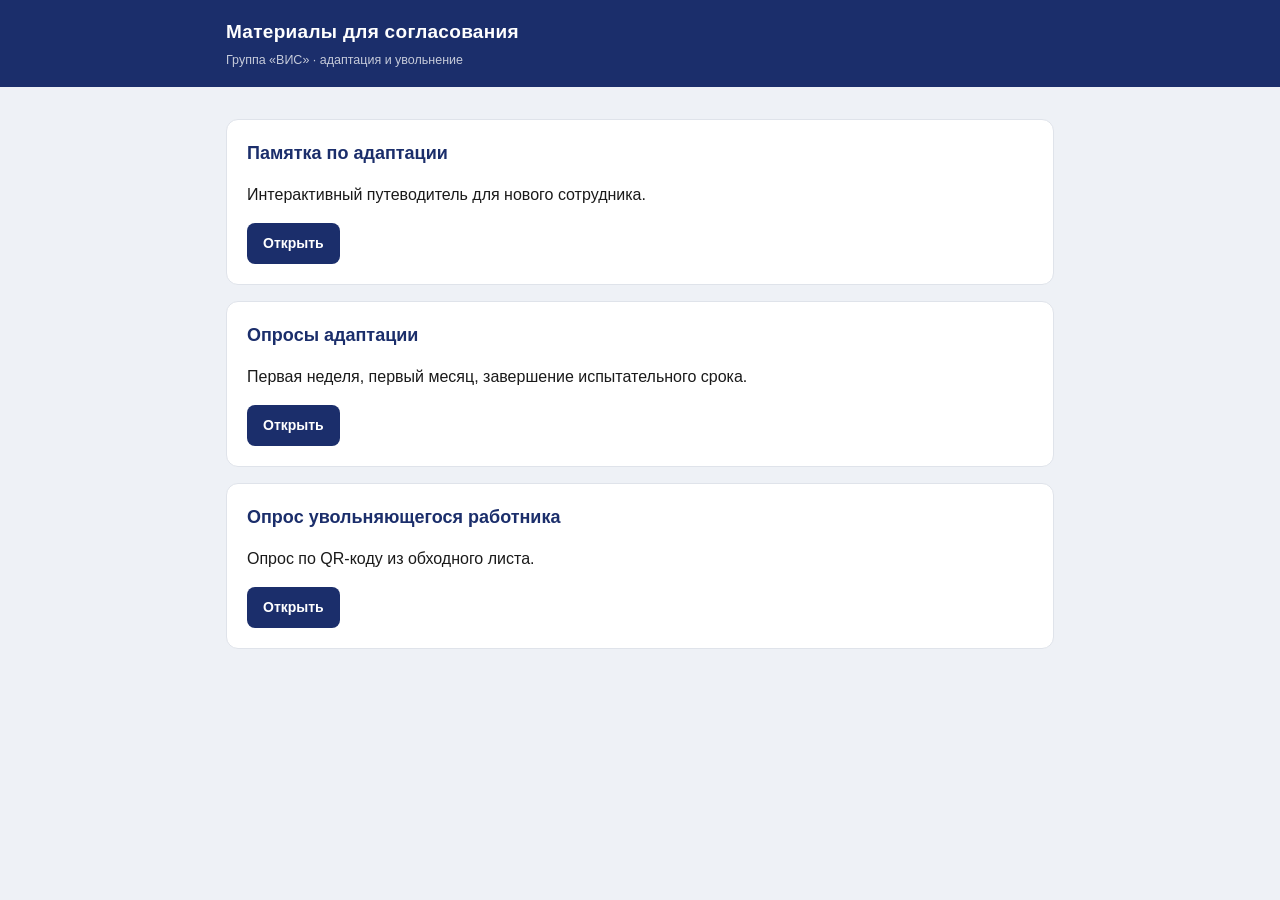
<file: index.html>
<!doctype html>
<html lang="ru"><head><meta charset="utf-8"><meta name="robots" content="noindex, nofollow">
<meta name="viewport" content="width=device-width, initial-scale=1"><title>Группа «ВИС» — материалы для согласования</title>
<link rel="stylesheet" href="style.css?v=8"></head><body>
<header class="top"><div class="wrap"><h1>Материалы для согласования</h1><p>Группа «ВИС» · адаптация и увольнение</p></div></header>
<main class="wrap">
<div class="card"><h2>Памятка по адаптации</h2><p>Интерактивный путеводитель для нового сотрудника.</p><a class="btn" href="novichok/">Открыть</a></div>
<div class="card"><h2>Опросы адаптации</h2><p>Первая неделя, первый месяц, завершение испытательного срока.</p><a class="btn" href="adaptacia/">Открыть</a></div>
<div class="card"><h2>Опрос увольняющегося работника</h2><p>Опрос по QR-коду из обходного листа.</p><a class="btn" href="uvolnenie/">Открыть</a></div>
</main></body></html>
</file>
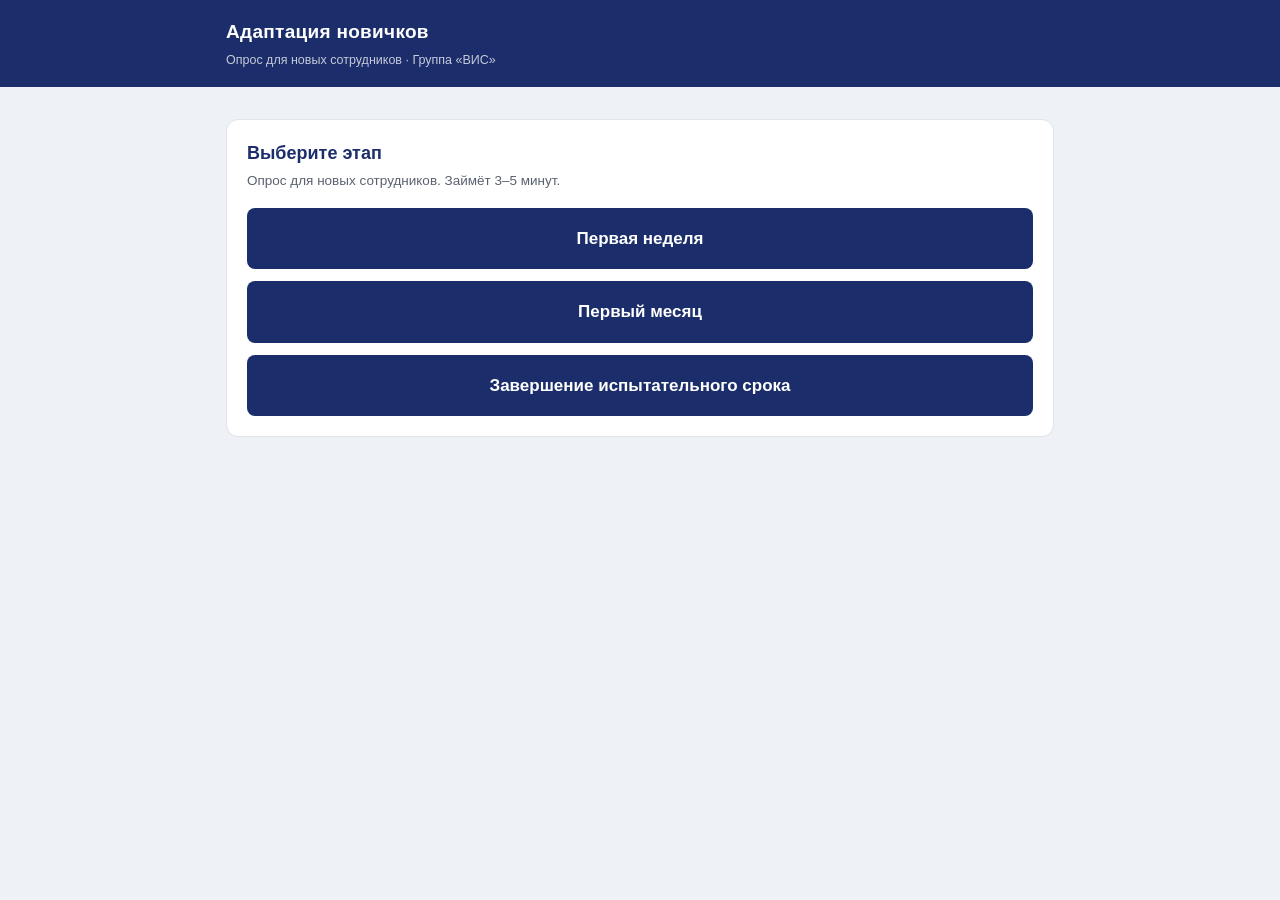
<file: adaptacia/index.html>
<!doctype html>
<html lang="ru">
<meta charset="utf-8">
<meta name="robots" content="noindex, nofollow">
<meta name="viewport" content="width=device-width,initial-scale=1">
<title>Адаптация новичков</title>
<link rel="stylesheet" href="../style.css?v=8">
<header class="top"><div class="wrap">
  <h1>Адаптация новичков</h1>
  <p>Опрос для новых сотрудников · Группа «ВИС»</p>
</div></header>
<div class="wrap">

  <div class="card">
    <h2>Выберите этап</h2>
    <p class="hint">Опрос для новых сотрудников. Займёт 3–5&nbsp;минут.</p>
    <div class="stages">
              <a class="btn" href="nedelya.html">Первая неделя</a>
              <a class="btn" href="mesyac.html">Первый месяц</a>
              <a class="btn" href="itog.html">Завершение испытательного срока</a>
          </div>
  </div>

</div>

<script>
(function(){
  // защита от двойного нажатия «Отправить»; при возврате кнопкой «Назад» кнопка снова активна
  var f = document.getElementById('f'), b = document.getElementById('send');
  if (!f || !b) return;
  f.addEventListener('submit', function(){ b.disabled = true; });
  window.addEventListener('pageshow', function(){ b.disabled = false; });
})();
</script>
</file>
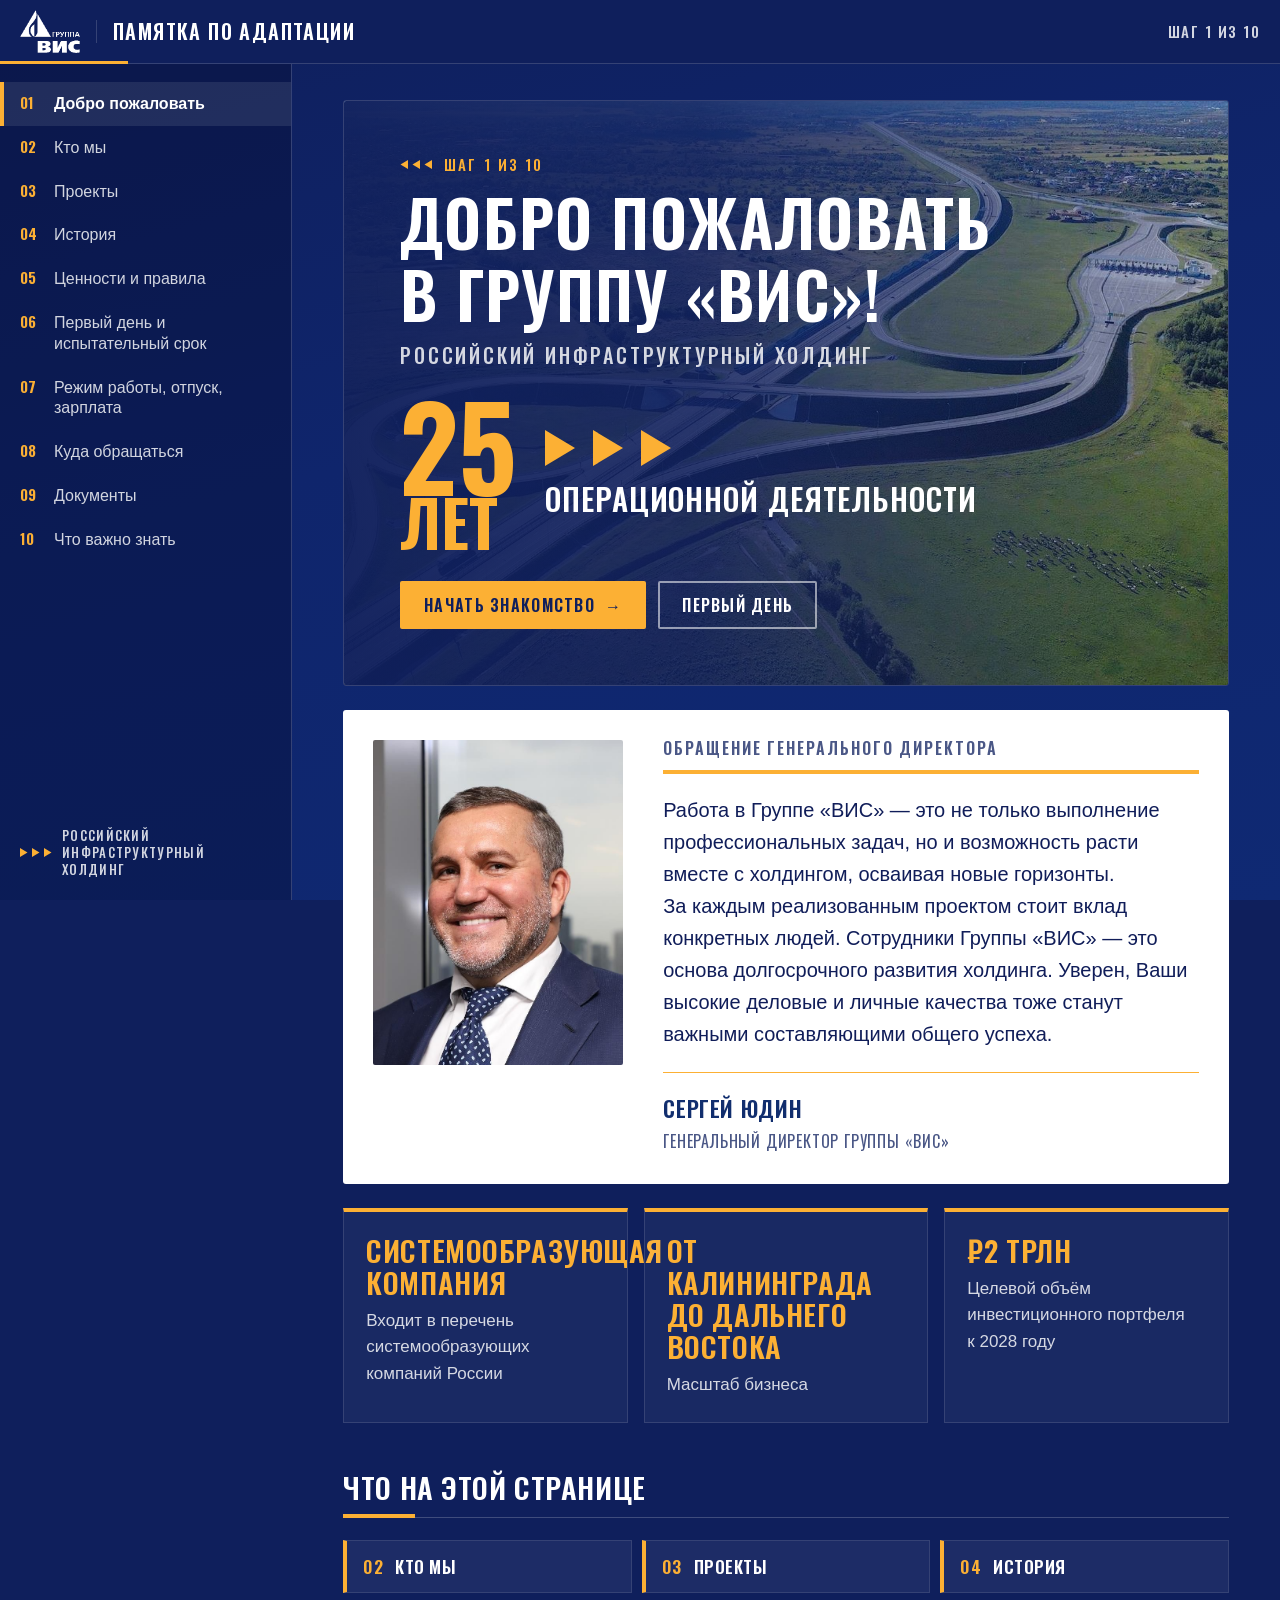
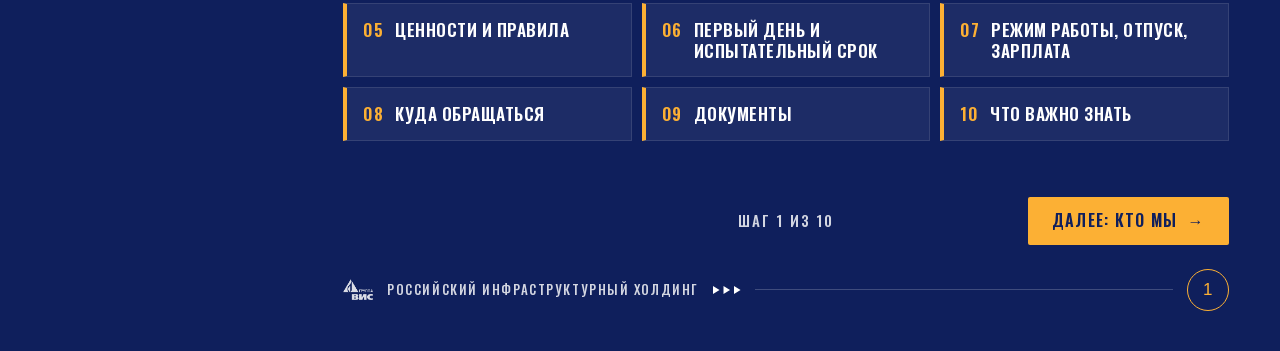
<file: novichok/index.html>
<!doctype html>
<html lang="ru">
<head>
<meta charset="utf-8">
<meta name="viewport" content="width=device-width, initial-scale=1">
<meta name="robots" content="noindex, nofollow">
<meta name="theme-color" content="#0f1f5c">
<meta name="description" content="Страница нового сотрудника Группы «ВИС»: кто мы, проекты, история, правила, первый день и испытательный срок, контакты и документы.">
<title>Памятка по адаптации · Группа «ВИС»</title>
<link rel="icon" type="image/png" href="assets/logo-color.png">
<script>document.documentElement.className += ' js';</script>
<style>
/* Oswald — SIL Open Font License 1.1, файлы лежат локально в assets/ */
@font-face{font-family:"Oswald";font-style:normal;font-weight:200 700;font-display:swap;src:url("assets/oswald-cyrillic.woff2") format("woff2");unicode-range:U+0301,U+0400-045F,U+0490-0491,U+04B0-04B1,U+2116}
@font-face{font-family:"Oswald";font-style:normal;font-weight:200 700;font-display:swap;src:url("assets/oswald-latin-ext.woff2") format("woff2");unicode-range:U+0100-02BA,U+02BD-02C5,U+02C7-02CC,U+02CE-02D7,U+02DD-02FF,U+0304,U+0308,U+0329,U+1D00-1DBF,U+1E00-1E9F,U+1EF2-1EFF,U+2020,U+20A0-20AB,U+20AD-20C0,U+2113,U+2C60-2C7F,U+A720-A7FF}
@font-face{font-family:"Oswald";font-style:normal;font-weight:200 700;font-display:swap;src:url("assets/oswald-latin.woff2") format("woff2");unicode-range:U+0000-00FF,U+0131,U+0152-0153,U+02BB-02BC,U+02C6,U+02DA,U+02DC,U+0304,U+0308,U+0329,U+2000-206F,U+20AC,U+2122,U+2191,U+2193,U+2212,U+2215,U+FEFF,U+FFFD}

:root{
  --navy-900:#0f1f5c; --navy-800:#0f256c; --navy-700:#0f2973;
  --ink:#112e6e; --text:#101d59; --muted:#4a5786;
  --accent:#fcb034; --gold:#ffbe00; --orange:#ff9b00;
  --line:#354275; --line-soft:rgba(255,255,255,.2); --rule-light:#dde2ee;
  --paper:#fff; --mist:#f1f3f9;
  --d-build:#a6a6a6; --d-invest:#5c79b6; --d-transport:#8fabeb; --d-social:#00b0f0;
  --on-dark-2:rgba(255,255,255,.82);
  --focus:#fcb034;
  --head:"Oswald","Roboto Condensed","Arial Narrow",sans-serif;
  --body:"Segoe UI",Roboto,"Helvetica Neue",Arial,"Noto Sans",sans-serif;
  --top-h:64px; --side-w:292px;
}
*,*::before,*::after{box-sizing:border-box}
html{-webkit-text-size-adjust:100%;text-size-adjust:100%;scroll-padding-top:calc(var(--top-h) + 16px)}
body{margin:0;min-height:100vh;font:400 17px/1.55 var(--body);color:#fff;background:var(--navy-900) linear-gradient(165deg,var(--navy-900) 0%,var(--navy-800) 45%,var(--navy-700) 100%) fixed}
img{max-width:100%;height:auto;display:block}
a{color:inherit;text-underline-offset:.18em}
p{margin:0}
:focus-visible{outline:3px solid var(--focus);outline-offset:3px}
.page h2:focus{outline:none}
[hidden]{display:none!important}
.sr-only{position:absolute!important;width:1px;height:1px;padding:0;margin:-1px;overflow:hidden;clip:rect(0,0,0,0);white-space:nowrap;border:0}
.skip{position:absolute;left:12px;top:-80px;z-index:100;background:var(--accent);color:var(--navy-900);padding:12px 18px;font-weight:700;text-decoration:none;border-radius:2px}
.skip:focus{top:10px}
h1,h2,h3,h4{font-family:var(--head);font-stretch:condensed;font-weight:600;text-transform:uppercase;letter-spacing:.02em;line-height:1.12;margin:0;overflow-wrap:break-word;hyphens:manual}
.tris{width:32px;height:9px;fill:var(--accent);flex:none;display:inline-block}
.tris-l{transform:scaleX(-1)}

/* ---------- верхняя панель ---------- */
.topbar{position:sticky;top:0;z-index:50;height:var(--top-h);display:flex;align-items:center;gap:16px;padding:0 20px;background:var(--navy-900);border-bottom:1px solid var(--line)}
.brand{display:flex;align-items:center;gap:16px;min-width:0}
.brand-logo{display:block;flex:none;border-radius:2px}
.brand-logo img{width:60px}
.brand h1{min-width:0;overflow:hidden;text-overflow:ellipsis;font-size:20px;letter-spacing:.07em;white-space:nowrap;padding-left:16px;border-left:1px solid var(--line)}
.topbar-step{margin-left:auto;font:500 15px/1 var(--head);letter-spacing:.1em;text-transform:uppercase;color:var(--on-dark-2)}
.menu-btn{display:none;flex:none;margin-left:auto;align-items:center;gap:10px;min-height:44px;padding:0 14px;background:transparent;color:#fff;border:1px solid rgba(255,255,255,.45);border-radius:2px;font:600 15px/1 var(--head);letter-spacing:.1em;text-transform:uppercase;cursor:pointer}
.menu-btn:hover{border-color:#fff}
.burger{display:grid;gap:4px;width:18px}
.burger i{display:block;height:2px;background:var(--accent)}
.progress{position:absolute;left:0;right:0;bottom:-1px;height:3px}
.progress span{display:block;height:100%;width:10%;background:var(--accent);transition:width .3s ease}

/* ---------- каркас ---------- */
.shell{display:grid;grid-template-columns:var(--side-w) minmax(0,1fr);min-height:calc(100vh - var(--top-h))}
.nav{position:sticky;top:var(--top-h);height:calc(100vh - var(--top-h));overflow-y:auto;background:rgba(5,14,52,.4);border-right:1px solid var(--line);padding:18px 0 22px;display:flex;flex-direction:column}
.nav ol{list-style:none;margin:0;padding:0}
.nav a{display:flex;align-items:baseline;gap:12px;padding:11px 18px 11px 16px;border-left:4px solid transparent;color:var(--on-dark-2);text-decoration:none;font-size:16px;line-height:1.3}
.nav a:hover{color:#fff;background:rgba(255,255,255,.05)}
.nav a[aria-current="page"]{color:#fff;background:rgba(255,255,255,.09);border-left-color:var(--accent);font-weight:600}
.nav-num{font:600 15px/1.3 var(--head);color:var(--accent);min-width:22px}
.nav-badge{margin-left:auto;font:600 13px/1 var(--head);letter-spacing:.04em;color:var(--navy-900);background:var(--accent);padding:4px 6px;border-radius:2px}
.nav-foot{margin-top:auto;padding:22px 20px 0;display:flex;align-items:center;gap:10px;font:500 13px/1.3 var(--head);letter-spacing:.1em;text-transform:uppercase;color:var(--on-dark-2)}
main{min-width:0;padding:36px clamp(16px,4vw,56px) 40px}
main:focus{outline:none}
.page{max-width:1120px;margin:0 auto;scroll-margin-top:48px}
.js .page:not(.is-active){display:none}

/* ---------- шапка раздела ---------- */
.page-head{margin-bottom:30px}
.kicker{display:flex;align-items:center;gap:12px;margin:0 0 14px;font:500 15px/1 var(--head);letter-spacing:.14em;text-transform:uppercase;color:var(--accent)}
.page-head h2{font-size:clamp(28px,4.4vw,50px)}
.rule{position:relative;height:1px;background:var(--line-soft);margin-top:20px}
.rule::before{content:"";position:absolute;left:0;bottom:0;width:120px;height:5px;background:var(--accent)}
.lead{margin-top:18px;font-size:clamp(17px,1.7vw,20px);color:var(--on-dark-2);max-width:64ch}

.block{margin-top:48px}
.block-title{font-size:clamp(21px,2.5vw,29px);padding-bottom:14px;margin-bottom:22px;background:linear-gradient(var(--accent),var(--accent)) left bottom/72px 4px no-repeat,linear-gradient(var(--line-soft),var(--line-soft)) left bottom/100% 1px no-repeat}
.sub-title{font-size:clamp(18px,2vw,22px);margin:30px 0 14px;color:#fff}

/* ---------- карточки и общие элементы ---------- */
.card{background:var(--paper);color:var(--text);border-radius:3px;padding:clamp(18px,2.6vw,30px);--focus:var(--navy-700)}
.card h3,.card h4{color:var(--ink)}
.card a{color:var(--navy-700)}
.grid{display:grid;gap:18px}
.g2{grid-template-columns:repeat(auto-fit,minmax(min(100%,330px),1fr))}
.g3{grid-template-columns:repeat(auto-fit,minmax(min(100%,270px),1fr))}
.card-title{font-size:21px;margin-bottom:14px}
.tri-list{list-style:none;margin:0;padding:0;display:grid;gap:10px}
.tri-list li{position:relative;padding-left:22px}
.tri-list li::before{content:"";position:absolute;left:0;top:.42em;border-left:10px solid var(--accent);border-top:6px solid transparent;border-bottom:6px solid transparent}
.ph{display:flex;align-items:center;gap:14px;flex-wrap:wrap;margin-top:22px;padding:22px 24px;border:2px dashed rgba(255,255,255,.42);border-radius:3px;background:rgba(255,255,255,.035)}
.ph-tag{font:500 13px/1 var(--head);letter-spacing:.12em;text-transform:uppercase;padding:6px 8px;border:1px solid rgba(255,255,255,.42);border-radius:2px;color:var(--on-dark-2)}
.ph p{font-size:17px;color:#fff}
.btn{display:inline-flex;align-items:center;justify-content:center;gap:10px;min-height:48px;padding:12px 22px;font:600 16px/1.1 var(--head);letter-spacing:.08em;text-transform:uppercase;text-decoration:none;text-align:center;border-radius:2px;border:2px solid transparent;cursor:pointer;transition:background-color .15s,border-color .15s,color .15s}
.btn-primary{background:var(--accent);color:var(--navy-900)}
.btn-primary:hover{background:var(--gold)}
.btn-ghost{background:transparent;color:#fff;border-color:rgba(255,255,255,.55)}
.btn-ghost:hover{border-color:#fff;background:rgba(255,255,255,.07)}
.card .btn-ghost{color:var(--navy-700);border-color:var(--navy-700)}
.card .btn-ghost:hover{background:var(--mist)}
.btn svg{width:18px;height:18px;flex:none}
.mail{white-space:nowrap}
.ext::after{content:" ↗";font-size:.9em}

/* ---------- 1. добро пожаловать ---------- */
.hero{position:relative;overflow:hidden;border-radius:3px;min-height:min(560px,80vh);display:flex;align-items:flex-end;isolation:isolate;border:1px solid var(--line)}
.hero-img{position:absolute;inset:0;width:100%;height:100%;object-fit:cover;z-index:-2}
.hero::before{content:"";position:absolute;inset:0;z-index:-1;background:linear-gradient(90deg,rgba(15,31,92,.97) 0%,rgba(15,31,92,.88) 40%,rgba(15,31,92,.3) 100%)}
.hero-in{padding:clamp(22px,5vw,56px);max-width:760px}
.hero h2{font-size:clamp(32px,5.4vw,64px)}
.hero-sub{margin-top:14px;font:500 clamp(16px,1.8vw,20px)/1.2 var(--head);letter-spacing:.14em;text-transform:uppercase;color:var(--on-dark-2)}
.y25{display:flex;align-items:center;gap:clamp(16px,2.4vw,28px);margin:28px 0 32px}
.y25-num{display:flex;flex-direction:column;font-family:var(--head);color:var(--accent);text-transform:uppercase;line-height:.86}
.y25-num b{font-size:clamp(72px,9vw,120px);font-weight:700}
.y25-num span{font-size:clamp(40px,5vw,64px);font-weight:600}
.y25-txt{display:flex;flex-direction:column;gap:16px;font:600 clamp(20px,2.4vw,30px)/1.1 var(--head);text-transform:uppercase;letter-spacing:.03em;color:#fff}
.y25-txt .tris{width:clamp(96px,10vw,150px);height:auto;aspect-ratio:64/18}
.hero-cta{display:flex;flex-wrap:wrap;gap:12px}
.ceo{margin-top:24px;display:grid;grid-template-columns:minmax(0,250px) 1fr;gap:clamp(18px,3.4vw,40px);align-items:start}
.ceo img{width:100%;aspect-ratio:635/825;object-fit:cover;border-radius:2px}
.ceo-kicker{font-size:16px;letter-spacing:.12em;color:var(--muted)!important;margin-bottom:12px}
.ceo blockquote{margin:0;padding:20px 0 22px;border-top:4px solid var(--accent);border-bottom:1px solid var(--accent);font-size:clamp(17px,1.75vw,20px);line-height:1.6}
.ceo-sign{margin-top:18px;font-family:var(--head);text-transform:uppercase;color:var(--ink)}
.ceo-sign b{display:block;font-size:22px;font-weight:600;letter-spacing:.03em}
.ceo-sign span{display:block;margin-top:4px;font-size:16px;letter-spacing:.05em;color:var(--muted)}
.facts{list-style:none;margin:24px 0 0;padding:0;display:grid;gap:16px;grid-template-columns:repeat(auto-fit,minmax(min(100%,250px),1fr))}
.facts li{padding:22px 22px 24px;border:1px solid var(--line);border-top:4px solid var(--accent);background:rgba(255,255,255,.045)}
.facts b{display:block;font:600 clamp(23px,2.5vw,29px)/1.1 var(--head);text-transform:uppercase;letter-spacing:.02em;color:var(--accent);margin-bottom:10px}
.facts span{color:var(--on-dark-2)}
.toc{list-style:none;margin:0;padding:0;display:grid;gap:10px;grid-template-columns:repeat(auto-fill,minmax(min(100%,240px),1fr))}
.toc a{display:flex;gap:12px;align-items:baseline;height:100%;padding:15px 16px;background:rgba(255,255,255,.06);border:1px solid var(--line);border-left:4px solid var(--accent);text-decoration:none;font:600 17px/1.25 var(--head);text-transform:uppercase;letter-spacing:.03em;color:#fff}
.toc a:hover{background:rgba(255,255,255,.11)}
.toc a span{color:var(--accent)}

/* ---------- 2. кто мы ---------- */
.about{display:grid;grid-template-columns:minmax(0,1.15fr) minmax(0,1fr);gap:18px}
.about-card{display:grid;gap:18px}
.about-top{display:flex;align-items:center;gap:20px;flex-wrap:wrap}
.about-top img{width:150px}
.about-top h3{font-size:clamp(22px,2.4vw,28px);flex:1 1 220px}
.badge-line{display:flex;align-items:center;gap:12px;margin-top:4px;padding-top:16px;border-top:1px solid var(--rule-light);font:600 19px/1.2 var(--head);text-transform:uppercase;letter-spacing:.02em;color:var(--ink)}
.badge-line::before{content:"";flex:none;border-left:12px solid var(--accent);border-top:7px solid transparent;border-bottom:7px solid transparent}
.mission{position:relative;display:flex;flex-direction:column;justify-content:center;gap:18px;padding:clamp(22px,3vw,36px);background:var(--navy-700);border:1px solid var(--line);border-bottom:4px solid var(--accent);border-radius:3px}
.mission h3{font-size:18px;letter-spacing:.14em;color:var(--accent)}
.mission p{display:flex;gap:16px;font:600 clamp(21px,2.3vw,28px)/1.22 var(--head);text-transform:uppercase;letter-spacing:.02em}
.mission p::before{content:"";flex:none;margin-top:.15em;border-left:22px solid var(--accent);border-top:14px solid transparent;border-bottom:14px solid transparent;height:0}

/* ---------- 3. проекты ---------- */
.proj-grid{list-style:none;margin:0;padding:0;display:grid;gap:18px;grid-template-columns:repeat(auto-fill,minmax(min(100%,300px),1fr))}
.proj{display:flex;flex-direction:column;background:var(--paper);color:var(--text);border-radius:3px;overflow:hidden}
.proj img{width:100%;aspect-ratio:5/3;object-fit:cover;background:var(--mist)}
.proj-body{display:flex;flex-direction:column;gap:6px;flex:1;padding:16px 18px 18px}
.proj h4{font-size:21px;color:var(--ink)}
.proj-city{font-weight:600;color:var(--muted)}
.proj-term{margin-top:auto;padding-top:12px;font-size:14.5px;color:var(--muted)}
.proj-term b{display:block;margin-top:2px;font:600 23px/1.15 var(--head);letter-spacing:.02em;color:var(--ink)}
.proj-term::after{content:"";display:block;width:64px;height:4px;margin-top:12px;background:var(--accent)}
.map{margin:0;background:var(--navy-900);border:1px solid var(--line);border-radius:3px;overflow:hidden}
.map a{display:block}
.map figcaption{display:flex;justify-content:space-between;align-items:center;gap:8px 16px;flex-wrap:wrap;padding:12px 16px;font-size:15px;color:var(--on-dark-2);border-top:1px solid var(--line)}
.map figcaption a{color:#fff;font-weight:600}
.districts{list-style:none;margin:18px 0 0;padding:0;display:grid;gap:12px;grid-template-columns:repeat(auto-fill,minmax(min(100%,200px),1fr))}
.districts li{padding:14px 16px 16px;border:1px solid var(--line);border-left:4px solid var(--accent);background:rgba(255,255,255,.045)}
.districts h4{font-size:22px;color:var(--accent);margin-bottom:8px}
.districts p{color:var(--on-dark-2);font-size:15.5px}
.districts p+p{margin-top:2px}
.districts b{font:600 21px/1 var(--head);color:#fff;margin-right:6px}

/* ---------- 4. история ---------- */
.y25-row{display:flex;align-items:center;gap:clamp(16px,2.4vw,28px);margin-bottom:28px}
.tl-wrap{background:var(--paper);border-radius:3px;overflow:hidden}
.tl{list-style:none;margin:-1px 0 0 -1px;padding:0;display:grid;grid-template-columns:repeat(auto-fill,minmax(170px,1fr));color:var(--text)}
.tl li{padding:20px 18px 24px;border-left:1px solid rgba(252,176,52,.6);border-top:1px solid rgba(252,176,52,.6);font-size:15.5px;line-height:1.4;font-weight:600}
.tl .yr{display:flex;align-items:center;gap:6px;font-size:34px;font-weight:700;color:var(--ink);margin-bottom:12px;letter-spacing:.01em}
.tl .yr::after{content:"";border-left:8px solid var(--accent);border-top:5px solid transparent;border-bottom:5px solid transparent}
.tl .num{display:block;margin:8px 0 4px;font:700 30px/1.05 var(--head);color:var(--ink);text-transform:uppercase}
.tl .sep{margin-top:12px;padding-top:12px;border-top:2px solid var(--ink)}
.tl .goal{background:linear-gradient(180deg,var(--gold),var(--orange));color:var(--navy-900)}
.tl .goal .yr,.tl .goal .num{color:var(--navy-900)}
.tl .goal .yr::after{border-left-color:#fff}

/* ---------- 5. ценности и правила ---------- */
.values{list-style:none;margin:0;padding:0;display:grid;gap:14px;grid-template-columns:repeat(auto-fill,minmax(min(100%,300px),1fr))}
.values li{display:flex;align-items:center;gap:18px;padding:18px 20px;background:rgba(255,255,255,.05);border:1px solid var(--line)}
.values .n{font:700 64px/.8 var(--head);color:var(--accent);min-width:40px;text-align:center}
.values .v{font:600 21px/1.15 var(--head);text-transform:uppercase;letter-spacing:.02em}
.princ{background:var(--paper);color:var(--text);border-radius:3px;overflow:hidden}
.princ-row{display:grid;grid-template-columns:minmax(0,300px) 1fr}
.princ-row+.princ-row{border-top:1px solid var(--accent)}
.princ-row h4{display:flex;align-items:center;gap:12px;padding:20px 24px;background:var(--navy-800);color:#fff;font-size:21px;border-bottom:4px solid transparent;background-image:linear-gradient(var(--accent),var(--accent));background-size:110px 4px;background-position:24px 100%;background-repeat:no-repeat}
.princ-row h4::after{content:"";flex:none;border-left:10px solid var(--accent);border-top:6px solid transparent;border-bottom:6px solid transparent}
.princ-row p{padding:20px 24px}
.lead-strong{font-weight:600;color:var(--ink)}
.media{display:grid;grid-template-columns:auto 1fr;gap:18px;align-items:start;margin-top:18px;padding:22px 24px;background:var(--navy-700);border:1px solid var(--line);border-left:6px solid var(--accent);border-radius:3px}
.media h4{font-size:21px;margin-bottom:8px}
.media p{color:var(--on-dark-2)}
.media p+p{margin-top:10px}
.media a{color:#fff;font-weight:700}
.media-ico{width:40px;height:40px;color:var(--accent)}

/* ---------- 6. первый день и испытательный срок ---------- */
.route{list-style:none;margin:0;padding:0;counter-reset:st}
.route>li{position:relative;padding:0 0 26px 66px}
.route>li::before{counter-increment:st;content:counter(st);position:absolute;left:0;top:0;width:46px;height:46px;border-radius:50%;border:2px solid var(--accent);display:grid;place-items:center;font:600 21px/1 var(--head);color:var(--accent);background:var(--navy-900)}
.route>li::after{content:"";position:absolute;left:22px;top:50px;bottom:4px;width:2px;background:var(--line)}
.route>li:last-child{padding-bottom:0}
.route>li:last-child::after{display:none}
.stage h3{font-size:clamp(21px,2.2vw,26px);margin-bottom:14px}
.stage-groups{display:grid;gap:18px;grid-template-columns:repeat(auto-fit,minmax(min(100%,250px),1fr))}
.stage-groups h4{font-size:16px;letter-spacing:.1em;color:var(--muted);margin-bottom:10px}
.docs-need{list-style:none;margin:10px 0 0;padding:12px 14px;display:grid;gap:4px;background:var(--mist);border-left:3px solid var(--accent);font-size:15.5px}
.surveys{margin-top:34px;padding:clamp(20px,3vw,30px);background:var(--navy-700);border:1px solid var(--line);border-top:4px solid var(--accent);border-radius:3px}
.surveys h3{font-size:clamp(21px,2.3vw,27px)}
.survey-btns{display:flex;flex-wrap:wrap;gap:12px;margin-top:18px}
.survey-btns .btn{flex:1 1 220px}
.note{margin-top:16px;font-size:15.5px;color:var(--on-dark-2)}

/* ---------- 7. режим работы ---------- */
.work{display:grid;grid-template-columns:minmax(0,1.5fr) minmax(0,1fr);gap:18px;align-items:stretch}
.work-photo{border-radius:3px;overflow:hidden;border:1px solid var(--line);min-height:260px}
.work-photo img{width:100%;height:100%;object-fit:cover}
.stats{list-style:none;margin:0;padding:0;display:grid;gap:14px;grid-template-columns:repeat(auto-fit,minmax(min(100%,190px),1fr))}
.stats li{background:var(--paper);color:var(--text);padding:18px 20px 20px;border-radius:3px;border-bottom:4px solid var(--accent)}
.stats b{display:block;margin-bottom:8px;font:700 clamp(30px,3.3vw,40px)/1 var(--head);text-transform:uppercase;color:var(--ink)}
.stats span{display:block;font-size:15.5px;overflow-wrap:break-word}
.work .stats{grid-template-columns:repeat(2,minmax(0,1fr))}
.stats-dark li{background:rgba(255,255,255,.05);color:#fff;border:1px solid var(--line);border-bottom:4px solid var(--accent)}
.stats-dark b{color:var(--accent)}
.stats-dark span{color:var(--on-dark-2)}
.notice{display:flex;align-items:center;gap:20px;margin-top:18px;padding:22px clamp(18px,3vw,30px);background:var(--navy-800);border:1px solid var(--line);border-radius:3px}
.notice p{font:600 clamp(17px,1.8vw,20px)/1.35 var(--head);text-transform:uppercase;letter-spacing:.02em}
.tris-up{width:24px;height:70px;fill:var(--accent);flex:none}

/* ---------- 8. куда обращаться ---------- */
.svc{list-style:none;margin:0;padding:0;display:grid;gap:14px;grid-template-columns:repeat(2,minmax(0,1fr))}
@media (min-width:1280px){.svc-more{grid-template-columns:repeat(4,minmax(0,1fr))}}
.svc>li{display:flex;flex-direction:column;padding:22px 22px 24px;background:linear-gradient(180deg,var(--navy-700),var(--navy-900));border:1px solid var(--line);border-radius:3px}
.svc h3{font-size:22px;color:var(--accent);padding-bottom:14px;margin-bottom:18px;background:linear-gradient(#fff,#fff) left bottom/64px 4px no-repeat,linear-gradient(var(--line-soft),var(--line-soft)) left bottom/100% 1px no-repeat}
.svc-links{display:grid;gap:8px}
.svc-links a,.svc-links span{display:flex;align-items:center;gap:10px;font-size:18px;font-weight:700;color:#fff;text-decoration:none}
.svc-links a:hover{text-decoration:underline}
.svc-links svg{width:22px;height:22px;flex:none;color:var(--accent)}
.svc-links small{font-weight:400;font-size:14px;color:var(--on-dark-2)}
.svc p{margin-top:16px;color:var(--on-dark-2)}
.svc .svc-mini h3{font-size:19px}
.ask{width:100%;border-collapse:collapse;font-size:16px}
.ask th,.ask td{text-align:left;vertical-align:top;padding:14px 16px;border-bottom:1px solid var(--rule-light)}
.ask thead th{font:600 15px/1.2 var(--head);letter-spacing:.1em;text-transform:uppercase;color:var(--muted);border-bottom:3px solid var(--accent)}
.ask tbody th{width:42%;font-weight:600;color:var(--ink)}
.ask tbody tr:last-child th,.ask tbody tr:last-child td{border-bottom:0}
.ask .src{display:block;font-size:14px;color:var(--muted)}
.office-line{display:flex;flex-wrap:wrap;gap:6px 24px;margin-top:22px;padding:16px 20px;border:1px solid var(--line);border-radius:3px;color:var(--on-dark-2);font-size:16px}
.office-line b{color:#fff;font-family:var(--head);font-weight:600;text-transform:uppercase;letter-spacing:.06em}
.office-line a{color:#fff}

/* ---------- 9. документы ---------- */
.docs{list-style:none;margin:0;padding:0;display:grid;gap:12px}
.docs li{display:grid;grid-template-columns:auto 1fr auto;gap:14px 18px;align-items:center;background:var(--paper);color:var(--text);padding:16px 20px;border-radius:3px;border-left:5px solid var(--accent);--focus:var(--navy-700)}
.doc-ico{width:42px;height:42px;color:var(--navy-700)}
.docs h3{font:600 18px/1.35 var(--body);text-transform:none;letter-spacing:0;color:var(--ink)}
.docs .meta{margin-top:4px;font-size:14.5px;color:var(--muted)}
.docs .btn{min-width:172px}
.docs .btn-ghost{color:var(--navy-700);border-color:var(--navy-700)}
.docs .btn-ghost:hover{background:var(--mist)}

/* ---------- 10. что важно знать ---------- */
.check-head{display:flex;align-items:center;gap:16px 20px;flex-wrap:wrap;padding-bottom:18px;border-bottom:3px solid var(--accent)}
.check-head h3{font-size:clamp(19px,2vw,24px);flex:1 1 260px}
.check-count{font:600 18px/1 var(--head);letter-spacing:.06em;text-transform:uppercase;color:var(--ink);white-space:nowrap}
.meter{flex:1 1 100%;height:10px;background:#e3e7f1;border-radius:5px;overflow:hidden}
.meter span{display:block;height:100%;width:0;background:linear-gradient(90deg,var(--gold),var(--orange));transition:width .25s ease}
.checklist{list-style:none;margin:0;padding:0}
.checklist li{display:grid;grid-template-columns:auto 1fr;gap:4px 14px;padding:15px 0;border-bottom:1px solid var(--rule-light)}
.checklist input{width:24px;height:24px;margin:1px 0 0;accent-color:var(--navy-700);cursor:pointer}
.checklist label{cursor:pointer;font-size:17px}
.checklist .ck-n{font-family:var(--head);font-weight:600;color:var(--muted);margin-right:6px}
.checklist input:checked+label{color:var(--muted)}
.checklist .go{grid-column:2;font-size:14.5px;display:flex;flex-wrap:wrap;gap:4px 14px}
.check-foot{display:flex;align-items:center;justify-content:space-between;gap:12px;flex-wrap:wrap;margin-top:20px}
.check-done{display:flex;align-items:center;gap:10px;font-weight:700;color:var(--ink)}
.check-done svg{width:22px;height:22px;color:#1d8a4a}

/* ---------- подвал раздела ---------- */
.page-foot{margin-top:56px}
.pager{display:grid;grid-template-columns:1fr auto 1fr;align-items:center;gap:12px}
.pager .prev{justify-self:start}
.pager .next{justify-self:end}
.pager .step{font:500 15px/1 var(--head);letter-spacing:.12em;text-transform:uppercase;color:var(--on-dark-2);text-align:center}
.page-bar{display:flex;align-items:center;gap:14px;margin-top:24px;font:500 13px/1 var(--head);letter-spacing:.12em;text-transform:uppercase;color:var(--on-dark-2)}
.page-bar img{width:30px;opacity:.85}
.page-bar .tris{fill:#fff;width:28px;height:8px}
.page-bar .pb-line{flex:1;height:1px;background:var(--line-soft)}
.page-bar .pb-num{flex:none;width:42px;height:42px;border-radius:50%;border:1.5px solid var(--accent);display:grid;place-items:center;font:500 17px/1 var(--body);letter-spacing:0;color:var(--accent)}

/* ---------- адаптивность ---------- */
@media (max-width:1099px){
  .shell{display:block}
  .nav{position:static;height:auto;border-right:0;border-bottom:1px solid var(--line)}
  .nav-foot{display:none}
  .js .nav{position:fixed;z-index:45;top:var(--top-h);left:0;right:0;max-height:calc(100vh - var(--top-h));background:var(--navy-900);box-shadow:0 22px 40px rgba(0,0,0,.45);visibility:hidden;opacity:0;transform:translateY(-6px);transition:opacity .18s ease,transform .18s ease,visibility 0s linear .18s}
  .js .nav.open{visibility:visible;opacity:1;transform:none;transition:opacity .18s ease,transform .18s ease}
  .js .menu-btn{display:inline-flex}
  .topbar-step{display:none}
  main{padding-top:28px}
}
@media (min-width:640px) and (max-width:1099px){
  .topbar-step{display:block}
  .js .menu-btn{margin-left:0}
}
@media (max-width:900px){
  .about,.work{grid-template-columns:1fr}
  .work-photo{min-height:0;max-height:300px}
}
@media (max-width:760px){
  .princ-row{grid-template-columns:1fr}
  .ceo{grid-template-columns:1fr}
  .ceo img{max-width:220px}
}
@media (max-width:640px){
  :root{--top-h:58px}
  body{font-size:16.5px}
  .topbar{padding:0 14px;gap:12px}
  .brand{gap:12px}
  .brand-logo img{width:50px}
  .brand h1{font-size:17px;padding-left:12px}
  .hero::before{background:linear-gradient(180deg,rgba(15,31,92,.78) 0%,rgba(15,31,92,.94) 55%,rgba(15,31,92,.98) 100%)}
  .hero-cta .btn{flex:1 1 100%}
  .ask thead{position:absolute;width:1px;height:1px;overflow:hidden;clip:rect(0,0,0,0)}
  .ask tr,.ask th,.ask td{display:block;width:auto!important}
  .ask tbody tr{padding:12px 0;border-bottom:1px solid var(--rule-light)}
  .ask tbody th,.ask tbody td{padding:0 2px;border:0}
  .ask tbody td{margin-top:6px}
  .docs li{grid-template-columns:auto 1fr}
  .docs .btn{grid-column:1/-1;width:100%}
  .media{grid-template-columns:1fr}
  .svc,.svc-more{grid-template-columns:1fr}
  .districts{grid-template-columns:repeat(2,minmax(0,1fr))}
  .pager{grid-template-columns:1fr 1fr}
  .pager .step{grid-column:1/-1;grid-row:1}
  .pager .btn{width:100%;padding-left:12px;padding-right:12px}
  .pager-to{display:none}
  .page-bar .pb-text{display:none}
  .route>li{padding-left:56px}
  .route>li::before{width:40px;height:40px;font-size:19px}
  .route>li::after{left:19px;top:44px}
}
@media (max-width:420px){
  .topbar{padding:0 12px;gap:10px}
  .brand{gap:10px}
  .brand-logo img{width:44px}
  .brand h1{font-size:15px;letter-spacing:.04em;padding-left:10px}
  .menu-btn{padding:0 10px;gap:8px;font-size:14px;letter-spacing:.06em}
  .work .stats li{padding:14px 14px 16px}
  .work .stats span{hyphens:auto}
}
@media (max-width:560px){
  .tl{grid-template-columns:1fr}
  .tl li{display:grid;grid-template-columns:78px 1fr;column-gap:14px;padding:16px 16px 18px}
  .tl li>*{grid-column:2}
  .tl .yr{grid-column:1;grid-row:1/span 6;font-size:28px;align-self:start;margin:0}
  .notice{flex-direction:column;align-items:flex-start}
  .tris-up{width:60px;height:20px}
}
@media print{
  body{background:#fff;color:#000}
  .topbar,.nav,.page-foot,.skip,.survey-btns,.check-foot{display:none!important}
  .shell{display:block}
  .js .page{display:block!important;animation:none!important;page-break-after:always}
  .hero::before{background:rgba(15,31,92,.9)}
}

/* ---- структура компаний */
.orgx{--oc-line:#bcc7e1;--oc-ease:cubic-bezier(.32,.72,0,1)}
.orgx-lead{color:var(--on-dark-2);max-width:68ch;margin-bottom:20px}
.orgx-sr{position:absolute;width:1px;height:1px;overflow:hidden;clip:rect(0 0 0 0);white-space:nowrap}
.orgx-search{position:relative;max-width:640px;margin-bottom:20px}
.orgx-search-ico{position:absolute;left:16px;top:50%;width:20px;height:20px;margin-top:-10px;color:var(--muted);pointer-events:none}
.orgx-search input{width:100%;min-height:52px;padding:12px 16px 12px 48px;font:400 16px var(--body);color:var(--text);background:var(--paper);border:2px solid transparent;border-radius:3px;box-shadow:0 14px 32px -16px rgba(0,0,0,.6);transition:border-color .15s ease-out}
.orgx-search input::placeholder{color:#5f6b93}
.orgx-search input:focus{outline:none;border-color:var(--accent)}
.orgx-results{position:absolute;z-index:20;left:0;right:0;top:calc(100% + 6px);padding:6px 8px 8px;max-height:min(460px,62vh);overflow:auto;overscroll-behavior:contain;background:var(--paper);color:var(--text);border-radius:3px;box-shadow:0 0 0 1px rgba(15,31,92,.08),0 28px 56px -16px rgba(5,12,40,.6)}
.orgx-res-sum{padding:8px 10px 6px;font-size:13px;color:var(--muted);font-variant-numeric:tabular-nums}
.orgx-res-co{display:flex;align-items:center;gap:8px;margin:6px 0 2px;padding:10px 10px 4px;font:500 13px/1.2 var(--head);letter-spacing:.1em;text-transform:uppercase;color:var(--ink);border-top:1px solid var(--rule-light)}
.orgx-res-here{font:600 11px/1 var(--body);letter-spacing:.02em;text-transform:none;color:var(--navy-900);background:var(--accent);padding:4px 8px;border-radius:999px}
.orgx-res-list{list-style:none;margin:0;padding:0}
.orgx-hit{display:block;width:100%;text-align:left;padding:9px 10px;border:0;background:none;color:var(--text);cursor:pointer;border-radius:3px;font:inherit;transition:background-color .12s ease-out}
.orgx-hit:hover,.orgx-hit:focus-visible{background:var(--mist);outline:none}
.orgx-hit:focus-visible{box-shadow:inset 0 0 0 2px var(--navy-700)}
.orgx-hit-name{display:block;font-weight:600;font-size:15px;line-height:1.3;text-wrap:pretty}
.orgx-hit-name mark{background:#ffe1a3;color:inherit;border-radius:2px;padding:0 1px}
.orgx-hit-path{display:-webkit-box;-webkit-line-clamp:2;-webkit-box-orient:vertical;overflow:hidden;margin-top:3px;font-size:13px;line-height:1.4;color:var(--muted)}
.orgx-empty{padding:12px 10px;color:var(--muted);font-size:15px}
/* паучок: Группа «ВИС» в центре, дивизионы вокруг */
.orgx-map{position:relative;display:grid;grid-template-columns:repeat(auto-fit,minmax(min(100%,270px),1fr));gap:14px;margin-bottom:8px}
.orgx-map-lines{display:none;position:absolute;inset:0;width:100%;height:100%;pointer-events:none;overflow:visible}
.orgx-map-lines path{fill:none;stroke:rgba(255,255,255,.55);stroke-width:1.5}
.orgx-map.is-wide{grid-template-columns:minmax(0,1fr) minmax(210px,250px) minmax(0,1fr);grid-template-areas:"build hub invest" "transport hub social";gap:30px 56px;align-items:start}
.orgx-map.is-wide .orgx-map-lines{display:block}
.orgx-map.is-wide .orgx-hub{grid-area:hub;align-self:start}
.orgx-map.is-wide [data-d="build"]{grid-area:build}
.orgx-map.is-wide [data-d="invest"]{grid-area:invest}
.orgx-map.is-wide [data-d="transport"]{grid-area:transport}
.orgx-map.is-wide [data-d="social"]{grid-area:social}
.orgx-hub{position:relative;z-index:1;grid-column:1/-1;display:flex;flex-direction:column;align-items:center;gap:6px;padding:20px 18px;text-align:center;color:#fff;text-decoration:none;background:var(--navy-800);border:2px solid var(--accent);border-radius:3px;transition:background-color .15s ease-out,transform .12s ease-out}
.orgx-map.is-wide .orgx-hub{grid-column:auto}
.orgx-hub:hover{background:#13307f}
.orgx-hub:active{transform:scale(.985)}
.orgx-hub:focus-visible{outline:3px solid #fff;outline-offset:3px}
.orgx-hub img{width:76px;height:auto;margin-bottom:4px}
.orgx-hub-name{font:600 20px/1.15 var(--head);letter-spacing:.04em;text-transform:uppercase}
.orgx-hub-sub{font-size:14.5px;line-height:1.3;color:var(--on-dark-2)}
.orgx-hub-go{margin-top:8px;padding:8px 14px;font:500 13px/1 var(--head);letter-spacing:.08em;text-transform:uppercase;color:var(--navy-900);background:var(--accent);border-radius:999px}
.orgx-div{position:relative;z-index:1;min-width:0;padding:14px 16px 8px;color:var(--text);background:var(--paper);border-top:8px solid var(--c,var(--d-build));border-radius:3px}
.orgx-div[data-d="invest"]{--c:var(--d-invest)}
.orgx-div[data-d="transport"]{--c:var(--d-transport)}
.orgx-div[data-d="social"]{--c:var(--d-social)}
.orgx-div h4{margin:0;font:500 18px/1.2 var(--head);letter-spacing:.04em;text-transform:uppercase;color:var(--ink)}
.orgx-div-n{margin:2px 0 6px;font-size:13px;color:var(--muted)}
.orgx-div ul{list-style:none;margin:0;padding:0}
.orgx-div li + li{border-top:1px solid var(--rule-light)}
.orgx-colink{display:flex;align-items:center;justify-content:space-between;gap:12px;min-height:44px;margin:0 -8px;padding:8px;font-weight:600;font-size:15px;line-height:1.3;color:var(--ink);text-decoration:none;border-radius:3px;transition:background-color .12s ease-out}
.orgx-colink:hover{background:var(--mist)}
.orgx-colink:focus-visible{outline:3px solid var(--navy-700);outline-offset:-1px}
.orgx-colink-go{flex:none;width:26px;height:26px;display:grid;place-items:center;border-radius:50%;color:var(--navy-900);background:var(--accent)}
.orgx-colink-go svg{display:block;width:14px;height:14px}
.orgx-cooff{display:flex;flex-wrap:wrap;align-items:baseline;justify-content:space-between;gap:2px 12px;min-height:44px;padding:9px 0;font-size:15px;line-height:1.3;color:#5d6890}
.orgx-cooff small{font-size:12.5px;color:#7c86a3}
/* вид одной компании */
.orgx-co-nav{display:flex;flex-wrap:wrap;align-items:center;gap:10px 16px;margin-bottom:14px}
.orgx-back{display:inline-flex;align-items:center;min-height:44px;padding:10px 18px;font:500 15px/1 var(--head);letter-spacing:.06em;text-transform:uppercase;color:var(--navy-900);background:var(--accent);border-radius:999px;text-decoration:none;transition:transform .12s ease-out,box-shadow .15s ease-out}
.orgx-back:hover{box-shadow:0 8px 20px -10px rgba(252,176,52,.9)}
.orgx-back:active{transform:scale(.97)}
.orgx-back:focus-visible{outline:3px solid #fff;outline-offset:3px}
.orgx-crumb{font:500 13px/1.2 var(--head);letter-spacing:.14em;text-transform:uppercase;color:var(--on-dark-2)}
.orgx-title:focus{outline:none}
.orgx-intro{max-width:72ch;margin:0 0 10px;font-size:18px;line-height:1.5;color:#fff;text-wrap:pretty}
.orgx-card{padding:clamp(16px,2.4vw,26px)}
.orgx-head{display:flex;align-items:center;justify-content:space-between;gap:12px 20px;margin-bottom:14px}
.orgx-head-t{flex:1 1 auto;min-width:0}
.orgx-title{margin:0;font:600 clamp(20px,2.3vw,26px)/1.18 var(--head);color:var(--ink);text-wrap:balance}
.orgx-count{margin:5px 0 0;font-size:14.5px;line-height:1.35;color:var(--muted);font-variant-numeric:tabular-nums}
.orgx-count b{font-weight:600;color:var(--ink)}
.orgx-expand{flex:none;min-height:40px;padding:8px 16px;font:500 14px/1 var(--head);letter-spacing:.08em;text-transform:uppercase;color:var(--ink);background:#fff;border:1px solid var(--rule-light);border-radius:999px;cursor:pointer;transition:background-color .15s ease-out,border-color .15s ease-out,transform .12s ease-out}
.orgx-expand:hover{background:var(--mist);border-color:#c9d1e4}
.orgx-expand:active{transform:scale(.97)}
.orgx-expand:focus-visible{outline:3px solid var(--navy-700);outline-offset:2px}
.orgx-bar{display:flex;align-items:center;justify-content:space-between;gap:8px 16px;min-height:36px;margin-bottom:8px}
.orgx-hint{flex:1 1 auto;margin:0;font-size:13.5px;line-height:1.4;color:var(--muted)}
.orgx-hint-m{display:none}
.orgx-tools{flex:none;display:flex;align-items:center;gap:2px}
.orgx-sep{width:1px;height:18px;margin:0 6px;background:var(--rule-light)}
.orgx-tool{min-width:36px;height:36px;padding:0 8px;display:inline-flex;align-items:center;justify-content:center;border:0;border-radius:999px;background:transparent;color:var(--ink);font:500 13.5px/1 var(--body);cursor:pointer;transition:background-color .15s ease-out,color .15s ease-out,transform .12s ease-out}
.orgx-tool:hover{background:var(--mist)}
.orgx-tool:active{transform:scale(.95)}
.orgx-tool:focus-visible{outline:3px solid var(--navy-700);outline-offset:1px}
.orgx-tool:disabled{color:#a9b2cb;cursor:default;background:transparent;transform:none}
.orgx-tool svg{width:16px;height:16px;flex:none}
.orgx-tool-t{padding:0 12px;text-decoration:underline;text-decoration-color:rgba(17,46,110,.25);text-underline-offset:.25em}
.orgx-tool-t:disabled{text-decoration:none}
.orgx-zval{min-width:42px;text-align:center;font:500 13px/1 var(--body);color:var(--muted);font-variant-numeric:tabular-nums}
.orgx-canvas{position:relative;border-radius:6px;background:#f5f7fc;box-shadow:inset 0 0 0 1px #e1e7f2}
.orgx-canvas::before,.orgx-canvas::after{content:"";position:absolute;z-index:2;top:1px;bottom:1px;width:56px;pointer-events:none;opacity:0;transition:opacity .2s ease-out}
.orgx-canvas::before{left:1px;border-radius:6px 0 0 6px;background:linear-gradient(90deg,#f5f7fc 15%,rgba(245,247,252,0))}
.orgx-canvas::after{right:1px;border-radius:0 6px 6px 0;background:linear-gradient(270deg,#f5f7fc 15%,rgba(245,247,252,0))}
.orgx-canvas.can-l::before,.orgx-canvas.can-r::after{opacity:1}
.orgx-more{position:absolute;z-index:3;display:inline-flex;align-items:center;gap:6px;height:34px;padding:0 14px;border:0;border-radius:999px;background:var(--navy-700);color:#fff;font:500 13px/1 var(--head);letter-spacing:.06em;text-transform:uppercase;white-space:nowrap;cursor:pointer;box-shadow:0 8px 20px -8px rgba(15,31,92,.6);transition:transform .2s var(--oc-ease),background-color .15s ease-out}
.orgx-more:hover{background:var(--navy-900);transform:translateY(-1px)}
.orgx-more:active{transform:scale(.97)}
.orgx-more-l{left:12px}
.orgx-more-r{right:12px}
.orgx-view{overflow-x:auto;overflow-y:hidden;padding:34px 28px 40px;border-radius:6px;background-image:radial-gradient(circle at 1px 1px,rgba(17,46,110,.12) 1px,transparent 0);background-size:22px 22px;background-attachment:local;cursor:grab;-webkit-user-select:none;user-select:none;scrollbar-width:thin;scrollbar-color:#c3cce0 transparent;overscroll-behavior-x:contain}
.orgx-view.is-grabbing{cursor:grabbing}
.orgx-stage{min-width:100%;width:max-content}
.oc-tree,.oc-row,.oc-list{list-style:none;margin:0;padding:0}
.oc-item{outline:none}
.oc-head{position:sticky;left:0;display:flex;flex-direction:column;align-items:center}
.oc-head.has-kids::after{content:"";width:2px;height:30px;background:var(--oc-line)}
.oc-card{position:relative;display:flex;flex-direction:column;gap:10px;text-align:left;background:#fff;border-radius:4px;box-shadow:0 0 0 1px rgba(17,46,110,.11),0 1px 2px rgba(15,31,92,.06),0 8px 18px -12px rgba(15,31,92,.3);transition:box-shadow .2s ease-out,transform .25s var(--oc-ease),background-color .2s ease-out}
.oc-item[aria-expanded] > .oc-card{cursor:pointer}
.oc-item[aria-expanded] > .oc-card:hover{transform:translateY(-1px);box-shadow:0 0 0 1px rgba(17,46,110,.24),0 2px 4px rgba(15,31,92,.08),0 14px 26px -14px rgba(15,31,92,.4)}
.oc-item[aria-expanded] > .oc-card:active{transform:scale(.985)}
.oc-name{display:block;text-wrap:balance;overflow-wrap:break-word}
.oc-meta{display:flex;align-items:center;justify-content:space-between;gap:8px;font-size:12.5px;line-height:1.2;color:var(--muted);font-variant-numeric:tabular-nums}
.oc-chev{flex:none;width:24px;height:24px;display:grid;place-items:center;border-radius:50%;background:var(--mist);color:var(--ink);transition:transform .35s var(--oc-ease),background-color .2s ease-out,color .2s ease-out}
.oc-chev svg{width:12px;height:12px}
.is-open > .oc-card .oc-chev{transform:rotate(180deg);background:var(--accent);color:var(--navy-900)}
.oc-item:focus-visible > .oc-card,.oc-item:focus-visible > .oc-head > .oc-card{outline:3px solid var(--navy-700);outline-offset:3px}
/* руководитель */
.oc-l0 > .oc-head > .oc-card{min-width:300px;max-width:420px;align-items:center;gap:8px;padding:16px 34px 19px;text-align:center;color:#fff;background:linear-gradient(160deg,#18378c 0%,var(--navy-900) 100%);box-shadow:inset 0 1px 0 rgba(255,255,255,.14),0 2px 4px rgba(15,31,92,.2),0 20px 40px -16px rgba(15,31,92,.65)}
.oc-co{display:flex;align-items:center;gap:9px;font:500 12px/1 var(--head);letter-spacing:.18em;text-transform:uppercase;color:var(--accent)}
.oc-co .tris{width:22px;height:6px}
.oc-l0 > .oc-head .oc-name{font:600 22px/1.15 var(--head);letter-spacing:.04em;text-transform:uppercase}
/* прямое подчинение руководителю */
.oc-l1 > .oc-card{justify-content:space-between;padding:17px 16px 12px}
.oc-l1 > .oc-card::before{content:"";position:absolute;top:0;left:0;right:0;height:3px;border-radius:4px 4px 0 0;background:var(--accent)}
.oc-l1 > .oc-card .oc-name{font:500 15.5px/1.26 var(--head);letter-spacing:.03em;text-transform:uppercase;color:var(--ink)}
.oc-l1 > .oc-card .oc-meta{padding-top:10px;border-top:1px solid #edf0f7}
/* второй уровень */
.oc-l2 > .oc-card{padding:11px 12px 11px 15px;gap:8px}
.oc-l2 > .oc-card::before{content:"";position:absolute;top:9px;bottom:9px;left:0;width:3px;border-radius:0 2px 2px 0;background:var(--d-invest)}
.oc-l2 > .oc-card .oc-name{font:600 14px/1.36 var(--body);color:var(--text)}
/* третий уровень и ниже */
.oc-l3 > .oc-card{padding:9px 12px;gap:6px;background:#eaeff9;box-shadow:none}
.oc-l3[aria-expanded] > .oc-card:hover{background:#e0e7f6;box-shadow:none}
.oc-l3 > .oc-card .oc-name{font:400 13.5px/1.38 var(--body);color:var(--text)}
.oc-l3 .oc-l3 > .oc-card{background:#fff;box-shadow:inset 0 0 0 1px #d3dbec}
.oc-l3 > .oc-card .oc-chev{background:#fff}
/* найдено поиском */
.oc-card.is-found{background:#fff8ea;box-shadow:0 0 0 2px var(--accent),0 12px 26px -12px rgba(252,176,52,.75)}
.oc-l3 > .oc-card.is-found,.oc-l3 .oc-l3 > .oc-card.is-found{background:#fff8ea;box-shadow:0 0 0 2px var(--accent)}
.oc-l0 > .oc-head > .oc-card.is-found{background:linear-gradient(160deg,#18378c 0%,var(--navy-900) 100%);box-shadow:0 0 0 3px var(--accent),0 20px 40px -16px rgba(15,31,92,.65)}
.oc-card.is-found::after{content:"";position:absolute;inset:0;border-radius:inherit;pointer-events:none;animation:ocPulse 1.1s ease-out 3}
@keyframes ocPulse{from{box-shadow:0 0 0 0 rgba(252,176,52,.75)}to{box-shadow:0 0 0 16px rgba(252,176,52,0)}}
/* раскрытие */
.oc-kids{display:grid;grid-template-rows:0fr;opacity:0;visibility:hidden;transition:grid-template-rows .4s var(--oc-ease),opacity .2s ease-out,visibility 0s linear .4s}
.is-open > .oc-kids{grid-template-rows:1fr;opacity:1;visibility:visible;transition:grid-template-rows .4s var(--oc-ease),opacity .3s ease-out .05s,visibility 0s}
.oc-kids > ul{min-height:0;overflow:hidden}
.is-done > .oc-kids > ul{overflow:visible}
.orgx-stage.no-anim *,.orgx-stage.no-anim *::before,.orgx-stage.no-anim *::after{transition:none!important}
/* ряд прямых подчинённых: шина и отводы */
.oc-row{display:flex;justify-content:center;align-items:flex-start;gap:20px}
.oc-row > .oc-item{position:relative;flex:none;width:var(--colw,216px);padding-top:30px}
.oc-row > .oc-item::before{content:"";position:absolute;top:0;left:-10px;right:-10px;height:2px;background:var(--oc-line)}
.oc-row > .oc-item:first-child::before{left:50%}
.oc-row > .oc-item:last-child::before{right:50%}
.oc-row > .oc-item:only-child::before{display:none}
.oc-row > .oc-item::after{content:"";position:absolute;top:0;left:50%;width:2px;height:30px;margin-left:-1px;background:var(--oc-line)}
/* колонка под карточкой: ветви слева, как на утверждённых схемах */
.oc-list{padding:12px 0 2px}
.oc-list > .oc-item{position:relative;padding-left:22px;margin-top:8px}
.oc-list > .oc-item:first-child{margin-top:0}
.oc-list > .oc-item::before{content:"";position:absolute;left:9px;top:19px;width:13px;height:2px;background:var(--oc-line)}
.oc-list > .oc-item::after{content:"";position:absolute;left:9px;top:-8px;bottom:0;width:2px;background:var(--oc-line)}
.oc-list > .oc-item:first-child::after{top:-12px}
.oc-list > .oc-item:last-child::after{bottom:auto;height:29px}
.oc-list > .oc-item:first-child:last-child::after{height:33px}
.oc-list .oc-list > .oc-item{padding-left:18px}
.oc-list .oc-list > .oc-item::before{left:7px;width:11px}
.oc-list .oc-list > .oc-item::after{left:7px}
@media (prefers-reduced-motion:reduce){
  .orgx *,.orgx *::before,.orgx *::after{transition-duration:0s!important;transition-delay:0s!important;animation:none!important}
}
@media (max-width:720px){
  .orgx-intro{font-size:17px}
  .orgx-hub{padding:16px 14px}
  .orgx-hub img{width:60px}
  .orgx-hub-name{font-size:18px}
  .orgx-head{flex-wrap:wrap;align-items:flex-start;gap:10px;margin-bottom:10px}
  .orgx-head-t{flex-basis:100%}
  .orgx-expand{min-height:36px;padding:6px 14px;font-size:13px;letter-spacing:.06em}
  .orgx-search input{padding-right:12px}
  .orgx-bar{min-height:0;margin-bottom:10px}
  .orgx-tools,.orgx-hint-d{display:none}
  .orgx-hint-m{display:inline}
  .orgx-canvas::before,.orgx-canvas::after,.orgx-more{display:none!important}
  .orgx-view{overflow:visible;padding:16px 12px 18px;cursor:auto;-webkit-user-select:auto;user-select:auto;background-size:18px 18px}
  .orgx-stage{width:auto;zoom:1!important}
  .oc-head{position:static;width:auto!important;align-items:stretch}
  .oc-head.has-kids::after{display:none}
  .oc-l0 > .oc-head > .oc-card{min-width:0;max-width:none;padding:14px 18px 16px}
  .oc-l0 > .oc-head .oc-name{font-size:19px}
  .oc-row{display:block;padding:12px 0 2px}
  .oc-row > .oc-item{width:auto;padding:0 0 0 22px;margin-top:10px}
  .oc-row > .oc-item:first-child{margin-top:0}
  .oc-row > .oc-item::before,.oc-row > .oc-item:first-child::before,.oc-row > .oc-item:last-child::before,.oc-row > .oc-item:only-child::before{display:block;left:9px;right:auto;top:21px;width:13px;height:2px}
  .oc-row > .oc-item::after{left:9px;top:-10px;bottom:0;height:auto;margin-left:0}
  .oc-row > .oc-item:first-child::after{top:-12px}
  .oc-row > .oc-item:last-child::after{bottom:auto;height:33px}
  .oc-row > .oc-item:first-child:last-child::after{height:35px}
  .oc-l1 > .oc-card{min-height:0!important;padding:14px 14px 11px}
  .oc-l1 > .oc-card .oc-name{font-size:15px}
  .oc-list > .oc-item{padding-left:20px}
  .oc-list > .oc-item::before{width:11px}
}
</style>
</head>
<body>
<svg width="0" height="0" style="position:absolute" aria-hidden="true" focusable="false">
  <symbol id="i-tris" viewBox="0 0 64 18"><path d="M0 0l15 9L0 18zM24 0l15 9-15 9zM48 0l15 9-15 9z"/></symbol>
  <symbol id="i-tris-up" viewBox="0 0 18 54"><path d="M9 0l9 14H0zM9 20l9 14H0zM9 40l9 14H0z"/></symbol>
  <symbol id="i-mail" viewBox="0 0 24 24"><g fill="none" stroke="currentColor" stroke-width="1.8" stroke-linejoin="round"><rect x="3" y="5" width="18" height="14" rx="1.5"/><path d="M3.5 6l8.5 7 8.5-7"/></g></symbol>
  <symbol id="i-phone" viewBox="0 0 24 24"><path fill="currentColor" d="M6.6 10.8a15.2 15.2 0 0 0 6.6 6.6l2.2-2.2a1 1 0 0 1 1-.25 11.4 11.4 0 0 0 3.6.57 1 1 0 0 1 1 1V20a1 1 0 0 1-1 1A17 17 0 0 1 3 4a1 1 0 0 1 1-1h3.5a1 1 0 0 1 1 1c0 1.25.2 2.45.57 3.57a1 1 0 0 1-.25 1z"/></symbol>
  <symbol id="i-doc" viewBox="0 0 24 24"><g fill="none" stroke="currentColor" stroke-width="1.6" stroke-linejoin="round"><path d="M6 2.5h8.5l4.5 4.5v14.5H6z"/><path d="M14.5 2.5V7H19M9 12h7M9 15.5h7M9 19h4"/></g></symbol>
  <symbol id="i-portal" viewBox="0 0 24 24"><g fill="none" stroke="currentColor" stroke-width="1.6"><circle cx="12" cy="12" r="9"/><path d="M3 12h18M12 3c2.6 2.6 3.8 5.6 3.8 9s-1.2 6.4-3.8 9c-2.6-2.6-3.8-5.6-3.8-9S9.4 5.6 12 3z"/></g></symbol>
  <symbol id="i-book" viewBox="0 0 24 24"><g fill="none" stroke="currentColor" stroke-width="1.6" stroke-linejoin="round"><path d="M5 3.5h13v17H5z"/><path d="M8 3.5v17M11 8h4.5M11 11h4.5"/></g></symbol>
  <symbol id="i-media" viewBox="0 0 24 24"><g fill="none" stroke="currentColor" stroke-width="1.6" stroke-linejoin="round"><path d="M4 9.5v5h3l6 4V5.5l-6 4z"/><path d="M16 9a4 4 0 0 1 0 6M18.5 6.5a7.5 7.5 0 0 1 0 11"/></g></symbol>
  <symbol id="i-check" viewBox="0 0 24 24"><g fill="none" stroke="currentColor" stroke-width="2.2"><circle cx="12" cy="12" r="10"/><path d="M7 12.5l3.3 3.3L17 9"/></g></symbol>
</svg>

<a class="skip" href="#main">Перейти к содержанию</a>

<header class="topbar">
  <div class="brand">
    <a class="brand-logo" href="#start"><img src="assets/logo-white.png" width="206" height="149" alt="Группа «ВИС» — в начало"></a>
    <h1>Памятка по адаптации</h1>
  </div>
  <p class="topbar-step" id="stepNow">Шаг 1 из 10</p>
  <button class="menu-btn" id="menuBtn" type="button" aria-expanded="false" aria-controls="nav"><span class="burger" aria-hidden="true"><i></i><i></i><i></i></span>Разделы</button>
  <div class="progress" aria-hidden="true"><span id="progressBar"></span></div>
</header>

<div class="shell">
  <nav class="nav" id="nav" aria-label="Разделы">
    <ol>
      <li><a href="#start"><span class="nav-num">01</span><span>Добро пожаловать</span></a></li>
      <li><a href="#who"><span class="nav-num">02</span><span>Кто мы</span></a></li>
      <li><a href="#projects"><span class="nav-num">03</span><span>Проекты</span></a></li>
      <li><a href="#history"><span class="nav-num">04</span><span>История</span></a></li>
      <li><a href="#values"><span class="nav-num">05</span><span>Ценности и правила</span></a></li>
      <li><a href="#adaptation"><span class="nav-num">06</span><span>Первый день и испытательный срок</span></a></li>
      <li><a href="#worktime"><span class="nav-num">07</span><span>Режим работы, отпуск, зарплата</span></a></li>
      <li><a href="#contacts"><span class="nav-num">08</span><span>Куда обращаться</span></a></li>
      <li><a href="#docs"><span class="nav-num">09</span><span>Документы</span></a></li>
      <li><a href="#checklist"><span class="nav-num">10</span><span>Что важно знать</span><span class="nav-badge" id="navBadge" hidden>0/10</span></a></li>
    </ol>
    <p class="nav-foot"><svg class="tris" aria-hidden="true"><use href="#i-tris"/></svg>Российский инфраструктурный холдинг</p>
  </nav>

  <main id="main" tabindex="-1">

<!-- ============ 1. ДОБРО ПОЖАЛОВАТЬ ============ -->
<section class="page" id="start" data-title="Добро пожаловать" aria-labelledby="t-start">
  <div class="hero">
    <img class="hero-img" src="assets/hero.jpg" width="1498" height="892" alt="">
    <div class="hero-in">
      <p class="kicker"><svg class="tris tris-l" aria-hidden="true"><use href="#i-tris"/></svg>Шаг 1 из 10</p>
      <h2 id="t-start">Добро пожаловать в&nbsp;Группу «ВИС»!</h2>
      <p class="hero-sub">Российский инфраструктурный холдинг</p>
      <div class="y25">
        <p class="y25-num"><b>25</b><span>лет</span></p>
        <p class="y25-txt"><svg class="tris" aria-hidden="true"><use href="#i-tris"/></svg><span>операционной деятельности</span></p>
      </div>
      <div class="hero-cta">
        <a class="btn btn-primary" href="#who">Начать знакомство <span aria-hidden="true">→</span></a>
        <a class="btn btn-ghost" href="#adaptation">Первый день</a>
      </div>
    </div>
  </div>

  <section class="card ceo" aria-labelledby="t-ceo">
    <img src="assets/ceo.jpg" width="635" height="825" alt="Сергей Юдин">
    <div>
      <h3 class="ceo-kicker" id="t-ceo">Обращение генерального директора</h3>
      <blockquote>
        <p>Работа в&nbsp;Группе «ВИС»&nbsp;— это не&nbsp;только выполнение профессиональных задач, но&nbsp;и&nbsp;возможность расти вместе с&nbsp;холдингом, осваивая новые горизонты. За&nbsp;каждым реализованным проектом стоит вклад конкретных людей. Сотрудники Группы «ВИС»&nbsp;— это основа долгосрочного развития холдинга. Уверен, Ваши высокие деловые и&nbsp;личные качества тоже станут важными составляющими общего успеха.</p>
      </blockquote>
      <p class="ceo-sign"><b>Сергей Юдин</b><span>Генеральный директор Группы «ВИС»</span></p>
    </div>
  </section>

  <ul class="facts">
    <li><b>Системообразующая компания</b><span>Входит в&nbsp;перечень системообразующих компаний России</span></li>
    <li><b>От Калининграда до&nbsp;Дальнего Востока</b><span>Масштаб бизнеса</span></li>
    <li><b>₽2 трлн</b><span>Целевой объём инвестиционного портфеля к&nbsp;2028 году</span></li>
  </ul>

  <section class="block" aria-labelledby="t-toc">
    <h3 class="block-title" id="t-toc">Что на этой странице</h3>
    <ol class="toc">
      <li><a href="#who"><span>02</span>Кто мы</a></li>
      <li><a href="#projects"><span>03</span>Проекты</a></li>
      <li><a href="#history"><span>04</span>История</a></li>
      <li><a href="#values"><span>05</span>Ценности и правила</a></li>
      <li><a href="#adaptation"><span>06</span>Первый день и испытательный срок</a></li>
      <li><a href="#worktime"><span>07</span>Режим работы, отпуск, зарплата</a></li>
      <li><a href="#contacts"><span>08</span>Куда обращаться</a></li>
      <li><a href="#docs"><span>09</span>Документы</a></li>
      <li><a href="#checklist"><span>10</span>Что важно знать</a></li>
    </ol>
  </section>

  <footer class="page-foot">
    <nav class="pager" aria-label="Переход между разделами">
      <span class="prev" aria-hidden="true"></span>
      <p class="step">Шаг 1 из 10</p>
      <a class="btn btn-primary next" href="#who" rel="next"><span>Далее<span class="pager-to">: Кто мы</span></span><span aria-hidden="true">→</span></a>
    </nav>
    <div class="page-bar" aria-hidden="true"><img src="assets/logo-white.png" width="206" height="149" alt=""><span class="pb-text">Российский инфраструктурный холдинг</span><svg class="tris"><use href="#i-tris"/></svg><span class="pb-line"></span><span class="pb-num">1</span></div>
  </footer>
</section>

<!-- ============ 2. КТО МЫ ============ -->
<section class="page" id="who" data-title="Кто мы" aria-labelledby="t-who">
  <header class="page-head">
    <p class="kicker"><svg class="tris tris-l" aria-hidden="true"><use href="#i-tris"/></svg>Шаг 2 из 10</p>
    <h2 id="t-who">Кто мы</h2>
    <div class="rule"></div>
    <p class="lead">Группа «ВИС»&nbsp;— российский инфраструктурный холдинг.</p>
  </header>

  <div class="about">
    <div class="card about-card">
      <div class="about-top">
        <img src="assets/logo-color.png" width="334" height="229" alt="">
        <h3>Российский инфраструктурный холдинг</h3>
      </div>
      <ul class="tri-list">
        <li>Инвестиции в&nbsp;инфраструктуру</li>
        <li>Управление проектами на&nbsp;всём жизненном цикле</li>
        <li>Привлечение внебюджетного финансирования</li>
        <li>Проектирование, строительство и&nbsp;эксплуатация</li>
      </ul>
      <p class="badge-line">Входит в&nbsp;перечень системообразующих компаний России</p>
    </div>
    <section class="mission" aria-labelledby="t-mission">
      <h3 id="t-mission">Миссия Группы «ВИС»</h3>
      <p>Реализация инфраструктурных проектов для экономического и&nbsp;социального развития России, улучшения качества жизни людей</p>
    </section>
  </div>


  <section class="block orgx" id="orgx" aria-labelledby="t-orgx">
    <h3 class="block-title" id="t-orgx">Структура Группы «ВИС»</h3>
    <p class="orgx-intro">Группа «ВИС» (АО) управляет компаниями холдинга. Нажмите на&nbsp;компанию, чтобы увидеть её&nbsp;структуру: кто кому подчиняется. Поиск идёт по&nbsp;подразделениям всех компаний сразу.</p>
    <div class="orgx-search">
      <label for="orgxQ" class="orgx-sr">Поиск подразделения или должности</label>
      <svg class="orgx-search-ico" viewBox="0 0 20 20" fill="none" stroke="currentColor" stroke-width="1.7" stroke-linecap="round" aria-hidden="true" focusable="false"><circle cx="8.5" cy="8.5" r="5.75"/><path d="M13 13l4.5 4.5"/></svg>
      <input id="orgxQ" type="search" placeholder="Подразделение или должность" autocomplete="off" aria-controls="orgxRes" aria-expanded="false">
      <div class="orgx-results" id="orgxRes" hidden></div>
    </div>
    <div class="orgx-map" role="group" aria-label="Группа «ВИС»: дивизионы и компании">
      <svg class="orgx-map-lines" aria-hidden="true" focusable="false"></svg>
    </div>
    <div class="orgx-co" hidden>
    <div class="orgx-co-nav">
      <a class="orgx-back" href="#orgx">← Все компании</a>
      <span class="orgx-crumb"></span>
    </div>
    <div class="card orgx-card">
      <div class="orgx-head">
        <div class="orgx-head-t">
          <h4 class="orgx-title"></h4>
          <p class="orgx-count"></p>
        </div>
        <button type="button" class="orgx-expand">Развернуть всё</button>
      </div>
      <div class="orgx-bar">
        <p class="orgx-hint"><span class="orgx-hint-d">Нажмите на&nbsp;карточку, чтобы раскрыть подразделение. Схему можно двигать мышью.</span><span class="orgx-hint-m">Нажмите на&nbsp;карточку, чтобы раскрыть подразделение.</span></p>
        <div class="orgx-tools" role="group" aria-label="Просмотр схемы">
          <button type="button" class="orgx-tool ox-left" aria-label="Листать схему влево"><svg viewBox="0 0 16 16" fill="none" stroke="currentColor" stroke-width="1.7" stroke-linecap="round" stroke-linejoin="round" aria-hidden="true"><path d="M10 3.5L5.5 8l4.5 4.5"/></svg></button>
          <button type="button" class="orgx-tool ox-right" aria-label="Листать схему вправо"><svg viewBox="0 0 16 16" fill="none" stroke="currentColor" stroke-width="1.7" stroke-linecap="round" stroke-linejoin="round" aria-hidden="true"><path d="M6 3.5L10.5 8 6 12.5"/></svg></button>
          <span class="orgx-sep" aria-hidden="true"></span>
          <button type="button" class="orgx-tool ox-zout" aria-label="Уменьшить схему"><svg viewBox="0 0 16 16" fill="none" stroke="currentColor" stroke-width="1.7" stroke-linecap="round" aria-hidden="true"><path d="M3.5 8h9"/></svg></button>
          <span class="orgx-zval" aria-live="polite">100%</span>
          <button type="button" class="orgx-tool ox-zin" aria-label="Увеличить схему"><svg viewBox="0 0 16 16" fill="none" stroke="currentColor" stroke-width="1.7" stroke-linecap="round" aria-hidden="true"><path d="M3.5 8h9M8 3.5v9"/></svg></button>
          <button type="button" class="orgx-tool orgx-tool-t ox-fit">По ширине</button>
        </div>
      </div>
      <div class="orgx-canvas">
        <div class="orgx-view">
          <div class="orgx-stage"></div>
        </div>
        <button type="button" class="orgx-more orgx-more-l" tabindex="-1" aria-hidden="true" hidden></button>
        <button type="button" class="orgx-more orgx-more-r" tabindex="-1" aria-hidden="true" hidden></button>
      </div>
    </div>
    </div>
  </section>

  <footer class="page-foot">
    <nav class="pager" aria-label="Переход между разделами">
      <a class="btn btn-ghost prev" href="#start" rel="prev"><span aria-hidden="true">←</span><span>Назад<span class="pager-to">: Добро пожаловать</span></span></a>
      <p class="step">Шаг 2 из 10</p>
      <a class="btn btn-primary next" href="#projects" rel="next"><span>Далее<span class="pager-to">: Проекты</span></span><span aria-hidden="true">→</span></a>
    </nav>
    <div class="page-bar" aria-hidden="true"><img src="assets/logo-white.png" width="206" height="149" alt=""><span class="pb-text">Российский инфраструктурный холдинг</span><svg class="tris"><use href="#i-tris"/></svg><span class="pb-line"></span><span class="pb-num">2</span></div>
  </footer>
</section>

<!-- ============ 3. ПРОЕКТЫ ============ -->
<section class="page" id="projects" data-title="Проекты" aria-labelledby="t-projects">
  <header class="page-head">
    <p class="kicker"><svg class="tris tris-l" aria-hidden="true"><use href="#i-tris"/></svg>Шаг 3 из 10</p>
    <h2 id="t-projects">Проекты</h2>
    <div class="rule"></div>
  </header>

  <section aria-labelledby="t-transport">
    <h3 class="block-title" id="t-transport">Транспортные концессии</h3>
    <ul class="proj-grid">
      <li class="proj"><img src="assets/pr-lena.jpg" width="900" height="536" loading="lazy" alt="Мост через реку Лену в Якутске"><div class="proj-body"><h4>Мост через реку Лену</h4><p class="proj-city">в&nbsp;Якутске</p><p class="proj-term">Сроки проектирования и&nbsp;строительства<b>2020–2028&nbsp;гг.</b></p></div></li>
      <li class="proj"><img src="assets/pr-kaliningrad.jpg" width="500" height="295" loading="lazy" alt="Мост через Калининградский залив"><div class="proj-body"><h4>Мост через Калининградский залив</h4><p class="proj-term">Сроки проектирования и&nbsp;строительства<b>2019–2035&nbsp;гг.</b></p></div></li>
      <li class="proj"><img src="assets/pr-ob.jpg" width="502" height="297" loading="lazy" alt="Мост через реку Обь в Новосибирске"><div class="proj-body"><h4>Мост через реку Обь</h4><p class="proj-city">в&nbsp;Новосибирске</p><p class="proj-term">Сроки строительства<b>2017–2025&nbsp;гг.</b></p></div></li>
      <li class="proj"><img src="assets/pr-khabarovsk.jpg" width="520" height="303" loading="lazy" alt="Автодорога «Обход Хабаровска»"><div class="proj-body"><h4>Автодорога «Обход Хабаровска»</h4><p class="proj-term">Сроки строительства<b>2017–2022&nbsp;гг.</b></p></div></li>
      <li class="proj"><img src="assets/pr-mytishchi.jpg" width="500" height="303" loading="lazy" alt="Мытищинская скоростная хорда"><div class="proj-body"><h4>Мытищинская скоростная хорда</h4><p class="proj-term">Сроки проектирования и&nbsp;строительства<b>2018–2024&nbsp;гг.</b></p></div></li>
    </ul>
  </section>

  <section class="block" aria-labelledby="t-gchp">
    <h3 class="block-title" id="t-gchp">Ключевые проекты государственно-частного партнёрства</h3>
    <ul class="proj-grid">
      <li class="proj"><img src="assets/pr-novosibirsk-polikliniki.jpg" width="499" height="299" loading="lazy" alt="Сеть поликлиник в Новосибирске"><div class="proj-body"><h4>Сеть поликлиник</h4><p class="proj-city">в&nbsp;Новосибирске</p><p class="proj-term">Сроки проектирования и&nbsp;строительства<b>2019–2026&nbsp;гг.</b></p></div></li>
      <li class="proj"><img src="assets/pr-surgut.jpg" width="498" height="301" loading="lazy" alt="Окружной перинатальный центр в Сургуте"><div class="proj-body"><h4>Окружной перинатальный центр</h4><p class="proj-city">в&nbsp;Сургуте</p><p class="proj-term">Сроки проектирования и&nbsp;строительства<b>2015–2021&nbsp;гг.</b></p></div></li>
      <li class="proj"><img src="assets/pr-filarmoniya.jpg" width="499" height="295" loading="lazy" alt="Филармония и Арктический центр в Якутске"><div class="proj-body"><h4>Филармония и&nbsp;Арктический центр</h4><p class="proj-city">в&nbsp;Якутске</p><p class="proj-term">Сроки проектирования и&nbsp;строительства<b>2019–2025&nbsp;гг.</b></p></div></li>
      <li class="proj"><img src="assets/pr-yakutiya-shkoly.jpg" width="500" height="297" loading="lazy" alt="Образовательное учреждение в Якутии"><div class="proj-body"><h4>12 образовательных учреждений</h4><p class="proj-city">в&nbsp;Якутии</p><p class="proj-term">Сроки проектирования и&nbsp;строительства<b>2016–2019&nbsp;гг.</b></p></div></li>
      <li class="proj"><img src="assets/pr-yamal-shkoly.jpg" width="500" height="303" loading="lazy" alt="Образовательное учреждение на Ямале"><div class="proj-body"><h4>Сеть образовательных учреждений</h4><p class="proj-city">на&nbsp;Ямале</p><p class="proj-term">Сроки проектирования и&nbsp;строительства<b>2013–2017&nbsp;гг.</b></p></div></li>
      <li class="proj"><img src="assets/pr-smart-poliklinika.jpg" width="700" height="413" loading="lazy" alt="Smart-поликлиника в Якутске"><div class="proj-body"><h4>Smart-поликлиника</h4><p class="proj-city">в&nbsp;Якутске</p><p class="proj-term">Сроки проектирования и&nbsp;строительства<b>2019–2025&nbsp;гг.</b></p></div></li>
    </ul>
  </section>

  <section class="block" aria-labelledby="t-map">
    <h3 class="block-title" id="t-map">Масштаб бизнеса от&nbsp;Калининграда до&nbsp;Дальнего Востока</h3>
    <figure class="map">
      <a href="assets/map.jpg" target="_blank" rel="noopener"><img src="assets/map.jpg" width="1600" height="1080" loading="lazy" alt="Карта присутствия Группы «ВИС» по федеральным округам с числом построенных, строящихся и проектируемых объектов"></a>
      <figcaption><span>Карта из&nbsp;путеводителя для нового сотрудника</span><a class="ext" href="assets/map.jpg" target="_blank" rel="noopener">Открыть крупно<span class="sr-only"> (в новой вкладке)</span></a></figcaption>
    </figure>
    <ul class="districts">
      <li><h4>СЗФО</h4><p><b>1</b>проектируемый объект</p><p><b>4</b>построенных объекта</p></li>
      <li><h4>ЦФО</h4><p><b>5</b>строящихся объектов</p><p><b>8</b>построенных объектов</p></li>
      <li><h4>ЮФО</h4><p><b>16</b>построенных объектов</p></li>
      <li><h4>ПФО</h4><p><b>9</b>построенных объектов</p></li>
      <li><h4>УФО</h4><p><b>12</b>строящихся объектов</p><p><b>52</b>построенных объекта</p></li>
      <li><h4>СФО</h4><p><b>5</b>строящихся объектов</p><p><b>3</b>построенных объекта</p></li>
      <li><h4>ДФО</h4><p><b>3</b>строящихся объекта</p><p><b>13</b>построенных объектов</p></li>
    </ul>
  </section>

  <footer class="page-foot">
    <nav class="pager" aria-label="Переход между разделами">
      <a class="btn btn-ghost prev" href="#who" rel="prev"><span aria-hidden="true">←</span><span>Назад<span class="pager-to">: Кто мы</span></span></a>
      <p class="step">Шаг 3 из 10</p>
      <a class="btn btn-primary next" href="#history" rel="next"><span>Далее<span class="pager-to">: История</span></span><span aria-hidden="true">→</span></a>
    </nav>
    <div class="page-bar" aria-hidden="true"><img src="assets/logo-white.png" width="206" height="149" alt=""><span class="pb-text">Российский инфраструктурный холдинг</span><svg class="tris"><use href="#i-tris"/></svg><span class="pb-line"></span><span class="pb-num">3</span></div>
  </footer>
</section>

<!-- ============ 4. ИСТОРИЯ ============ -->
<section class="page" id="history" data-title="История" aria-labelledby="t-history">
  <header class="page-head">
    <p class="kicker"><svg class="tris tris-l" aria-hidden="true"><use href="#i-tris"/></svg>Шаг 4 из 10</p>
    <h2 id="t-history">История</h2>
    <div class="rule"></div>
    <p class="lead">От&nbsp;строительного EPCM-контрактора до&nbsp;инфраструктурного холдинга.</p>
  </header>

  <div class="y25-row">
    <p class="y25-num"><b>25</b><span>лет</span></p>
    <p class="y25-txt"><svg class="tris" aria-hidden="true"><use href="#i-tris"/></svg><span>операционной деятельности</span></p>
  </div>

  <div class="tl-wrap">
    <ol class="tl">
      <li><h3 class="yr">2000</h3><p>Создана Производственная фирма «ВИС»</p></li>
      <li><h3 class="yr">2009</h3><p>Реализованы первые крупные проекты с&nbsp;компанией Газпром</p><p class="sep">Портфель проектов</p><p class="num">₽86,4 млрд</p></li>
      <li><h3 class="yr">2013</h3><p>Сформирована холдинговая Группа строительных компаний «ВИС»</p><p class="sep">Подписано первое ГЧП-соглашение в&nbsp;ЯНАО</p></li>
      <li><h3 class="yr">2014</h3><p>Выручка Группы превысила</p><p class="num">₽30 млрд</p></li>
      <li><h3 class="yr">2016</h3><p>Группа вошла в&nbsp;ТОП-20 РБК крупнейших строительных компаний</p></li>
      <li><h3 class="yr">2018</h3><p>Сформирован один из&nbsp;крупнейших в&nbsp;России портфелей ГЧП-проектов&nbsp;— около</p><p class="num">₽400 млрд</p><p class="sep">Завершён жизненный цикл первого ГЧП-проекта</p></li>
      <li><h3 class="yr">2019</h3><p>Группа «ВИС» (АО) стала управляющей холдинговой компанией</p></li>
      <li><h3 class="yr">2020</h3><p>Группе «ВИС» впервые присвоен рейтинг</p><p class="num">A(RU)</p><p class="sep">Размещён первый выпуск биржевых облигаций</p></li>
      <li><h3 class="yr">2021</h3><p>Ввод в&nbsp;эксплуатацию Сургутского окружного перинатального центра</p></li>
      <li><h3 class="yr">2022</h3><p>Ввод в&nbsp;эксплуатацию автодороги «Обход Хабаровска»</p></li>
      <li><h3 class="yr">2024</h3><p>Ввод в&nbsp;эксплуатацию Мытищинской скоростной хорды</p></li>
      <li class="goal"><h3 class="yr">2028</h3><p>Целевой объём инвестиционного портфеля</p><p class="num">₽2 трлн</p></li>
    </ol>
  </div>

  <footer class="page-foot">
    <nav class="pager" aria-label="Переход между разделами">
      <a class="btn btn-ghost prev" href="#projects" rel="prev"><span aria-hidden="true">←</span><span>Назад<span class="pager-to">: Проекты</span></span></a>
      <p class="step">Шаг 4 из 10</p>
      <a class="btn btn-primary next" href="#values" rel="next"><span>Далее<span class="pager-to">: Ценности</span></span><span aria-hidden="true">→</span></a>
    </nav>
    <div class="page-bar" aria-hidden="true"><img src="assets/logo-white.png" width="206" height="149" alt=""><span class="pb-text">Российский инфраструктурный холдинг</span><svg class="tris"><use href="#i-tris"/></svg><span class="pb-line"></span><span class="pb-num">4</span></div>
  </footer>
</section>

<!-- ============ 5. ЦЕННОСТИ И ПРАВИЛА ============ -->
<section class="page" id="values" data-title="Ценности и правила" aria-labelledby="t-values">
  <header class="page-head">
    <p class="kicker"><svg class="tris tris-l" aria-hidden="true"><use href="#i-tris"/></svg>Шаг 5 из 10</p>
    <h2 id="t-values">Ценности и&nbsp;правила</h2>
    <div class="rule"></div>
  </header>

  <section aria-labelledby="t-cv">
    <h3 class="block-title" id="t-cv">Корпоративные ценности Группы «ВИС»</h3>
    <ol class="values">
      <li><span class="n" aria-hidden="true">1</span><span class="v">Эффективность</span></li>
      <li><span class="n" aria-hidden="true">2</span><span class="v">Долгосрочные, взаимовыгодные отношения</span></li>
      <li><span class="n" aria-hidden="true">3</span><span class="v">Социальная ответственность</span></li>
      <li><span class="n" aria-hidden="true">4</span><span class="v">Люди как конкурентное преимущество</span></li>
      <li><span class="n" aria-hidden="true">5</span><span class="v">Ответственность за&nbsp;результат</span></li>
      <li><span class="n" aria-hidden="true">6</span><span class="v">Безопасность</span></li>
    </ol>
  </section>

  <section class="block" aria-labelledby="t-princ">
    <h3 class="block-title" id="t-princ">Группа «ВИС» ценит в&nbsp;своих работниках</h3>
    <div class="princ">
      <div class="princ-row"><h4>Профессионализм</h4><p>Применение профессиональных навыков и&nbsp;компетенций, высокопрофессиональная производственная среда, направленная на&nbsp;реализацию стратегии развития холдинга.</p></div>
      <div class="princ-row"><h4>Добросовестность и&nbsp;ответственность</h4><p>Максимально ответственное отношение к&nbsp;должностным обязанностям, без проявлений халатности. Каждый персонально отвечает за&nbsp;свои действия и&nbsp;решения и&nbsp;не&nbsp;перекладывает ответственность на&nbsp;других. Ресурсы Группы&nbsp;— эффективно, бережно и&nbsp;только в&nbsp;рабочих целях.</p></div>
      <div class="princ-row"><h4>Взаимодействие и&nbsp;сотрудничество</h4><p>С&nbsp;деловыми партнёрами&nbsp;— долгосрочное взаимовыгодное сотрудничество в&nbsp;полном соответствии с&nbsp;корпоративными правилами. Недопустимы злоупотребление доминирующим положением и&nbsp;недобросовестная конкуренция.</p></div>
      <div class="princ-row"><h4>Корпоративное поведение</h4><p>Приверженность ценностям Группы, знания и&nbsp;компетенции&nbsp;— на&nbsp;развитие холдинга. Действия направлены на&nbsp;поддержание позитивного имиджа компаний Группы и&nbsp;предотвращение ситуаций, которые могут негативно отразиться на&nbsp;деловой репутации.</p></div>
      <div class="princ-row"><h4>Соблюдение информационной безопасности</h4><p>Требования Группы по&nbsp;информационной безопасности обязательны. Нарушение режима конфиденциальности, включая коммерческую тайну, влечёт дисциплинарную, гражданско-правовую, административную или уголовную ответственность по&nbsp;законодательству РФ.</p></div>
    </div>
  </section>

  <section class="block" aria-labelledby="t-style">
    <h3 class="block-title" id="t-style">Деловой стиль</h3>
    <div class="grid g3">
      <div class="card">
        <h4 class="card-title">Внешний вид и&nbsp;этикет</h4>
        <ul class="tri-list">
          <li>Традиционный деловой стиль одежды&nbsp;— обязательный стандарт: сдержанность, аккуратность, умеренность в&nbsp;деталях, гармоничное сочетание одежды, обуви и&nbsp;аксессуаров.</li>
          <li>Недопустимы любые действия, способные нанести ущерб деловой репутации холдинга или его сотрудников.</li>
          <li>Пример этичности, строгое соблюдение антикоррупционного законодательства и&nbsp;внутренних регламентов Группы.</li>
        </ul>
      </div>
      <div class="card">
        <h4 class="card-title">Деловая переписка</h4>
        <ul class="tri-list">
          <li>Оперативно реагируйте на&nbsp;деловые обращения: письма, предполагающие обратную связь, не&nbsp;должны оставаться без ответа.</li>
          <li>Указывайте в&nbsp;письмах актуальные контактные данные.</li>
          <li>Соблюдайте грамотность, деловой стиль и&nbsp;уважительный тон.</li>
        </ul>
      </div>
      <div class="card">
        <h4 class="card-title">Персональные данные</h4>
        <ul class="tri-list">
          <li>Своевременно сообщайте в&nbsp;отдел кадров обо всех изменениях: имя и/или фамилия, адрес регистрации и&nbsp;проживания, номер телефона, паспортные данные, семейное положение и&nbsp;прочее.</li>
        </ul>
      </div>
    </div>
  </section>

  <section class="block" aria-labelledby="t-ib">
    <h3 class="block-title" id="t-ib">Информационная безопасность и&nbsp;конфиденциальность</h3>
    <div class="card" style="margin-bottom:18px">
      <p class="lead-strong">Запрещены фальсификация и/или искажение информации, отчётов и&nbsp;иных документов, в&nbsp;том числе во&nbsp;внутренних процессах Группы. Не&nbsp;допускаются распространение недостоверной информации, искажение фактов, использование не&nbsp;по&nbsp;назначению сведений, полученных при выполнении должностных обязанностей.</p>
    </div>
    <div class="grid g3">
      <div class="card">
        <h4 class="card-title">Документы</h4>
        <ul class="tri-list">
          <li>Рабочая документация хранится на&nbsp;сетевых ресурсах компании и/или корпоративных ПК.</li>
          <li>Размещать рабочие материалы в&nbsp;свободном доступе запрещено.</li>
          <li>Удалённый доступ&nbsp;— только со&nbsp;средствами защиты информации и&nbsp;по&nbsp;согласованию с&nbsp;Отделом информационной безопасности.</li>
        </ul>
      </div>
      <div class="card">
        <h4 class="card-title">Компьютер, интернет, почта</h4>
        <ul class="tri-list">
          <li>Интернет и&nbsp;корпоративная почта&nbsp;— не&nbsp;для личных целей, рабочий компьютер&nbsp;— только для служебных обязанностей.</li>
          <li>Не&nbsp;переходите по&nbsp;сторонним ссылкам и&nbsp;не&nbsp;скачивайте файлы из&nbsp;ненадёжных источников.</li>
          <li>Внешние носители&nbsp;— только по&nbsp;согласованию с&nbsp;Отделом информационной безопасности.</li>
          <li>Не&nbsp;передавайте данные учётной записи третьим лицам.</li>
        </ul>
      </div>
      <div class="card">
        <h4 class="card-title">Конфиденциальность</h4>
        <ul class="tri-list">
          <li>Не&nbsp;раскрывайте конфиденциальную информацию до&nbsp;её официального обнародования и&nbsp;не&nbsp;передавайте её другим лицам.</li>
          <li>Обязательства о&nbsp;неразглашении сохраняются и&nbsp;после завершения работы в&nbsp;компании&nbsp;— в&nbsp;течение срока, указанного в&nbsp;трудовом договоре.</li>
        </ul>
      </div>
    </div>
    <div class="media">
      <svg class="media-ico" aria-hidden="true"><use href="#i-media"/></svg>
      <div>
        <h4>Общение со&nbsp;СМИ</h4>
        <p>Выступления от&nbsp;имени Группы «ВИС» и&nbsp;компаний холдинга, включая заявления в&nbsp;СМИ и&nbsp;социальных сетях, допускаются только в&nbsp;случае, если это входит в&nbsp;должностные обязанности. Публичные высказывания, способные негативно повлиять на&nbsp;имидж и&nbsp;деловую репутацию холдинга, не&nbsp;допускаются.</p>
        <p>Если к&nbsp;вам обратились представители СМИ или общественности, сообщите руководителю или в&nbsp;Департамент по&nbsp;корпоративным коммуникациям: <a class="mail" href="mailto:pr@vis-group.ru">pr@vis-group.ru</a></p>
      </div>
    </div>
  </section>

  <footer class="page-foot">
    <nav class="pager" aria-label="Переход между разделами">
      <a class="btn btn-ghost prev" href="#history" rel="prev"><span aria-hidden="true">←</span><span>Назад<span class="pager-to">: История</span></span></a>
      <p class="step">Шаг 5 из 10</p>
      <a class="btn btn-primary next" href="#adaptation" rel="next"><span>Далее<span class="pager-to">: Первый день</span></span><span aria-hidden="true">→</span></a>
    </nav>
    <div class="page-bar" aria-hidden="true"><img src="assets/logo-white.png" width="206" height="149" alt=""><span class="pb-text">Российский инфраструктурный холдинг</span><svg class="tris"><use href="#i-tris"/></svg><span class="pb-line"></span><span class="pb-num">5</span></div>
  </footer>
</section>

<!-- ============ 6. ПЕРВЫЙ ДЕНЬ И ИСПЫТАТЕЛЬНЫЙ СРОК ============ -->
<section class="page" id="adaptation" data-title="Первый день и испытательный срок" aria-labelledby="t-adaptation">
  <header class="page-head">
    <p class="kicker"><svg class="tris tris-l" aria-hidden="true"><use href="#i-tris"/></svg>Шаг 6 из 10</p>
    <h2 id="t-adaptation">Первый день и&nbsp;испытательный срок</h2>
    <div class="rule"></div>
    <p class="lead">Маршрут новичка по&nbsp;этапам.</p>
  </header>

  <ol class="route">
    <li>
      <div class="card stage">
        <h3>До выхода</h3>
        <ul class="tri-list">
          <li>Служба подбора предупреждает о&nbsp;вашем выходе руководителя, ИТ и&nbsp;АХО.</li>
          <li>Руководитель назначает наставника и&nbsp;готовит план работы на&nbsp;испытательный срок.</li>
          <li>Готовятся учётная запись и&nbsp;рабочее место.</li>
          <li>Приходит приветственное письмо со&nbsp;ссылкой на&nbsp;эту страницу.</li>
        </ul>
      </div>
    </li>
    <li>
      <div class="card stage">
        <h3>Первый день</h3>
        <div class="stage-groups">
          <div>
            <h4>Оформление</h4>
            <ul class="tri-list">
              <li>Оформление документов в&nbsp;отделе кадров:
                <ul class="docs-need">
                  <li>паспорт</li>
                  <li>трудовая книжка или сведения о&nbsp;трудовой деятельности</li>
                  <li>СНИЛС</li>
                  <li>документы воинского учёта</li>
                  <li>документы об&nbsp;образовании</li>
                  <li>ИНН&nbsp;— при наличии</li>
                </ul>
              </li>
              <li>Ознакомление с&nbsp;Правилами внутреннего трудового распорядка, Кодексом корпоративной этики и&nbsp;другими локальными актами</li>
              <li>Пропуск</li>
              <li>Банковская карта</li>
            </ul>
          </div>
          <div>
            <h4>Безопасность и&nbsp;рабочее место</h4>
            <ul class="tri-list">
              <li>Встреча со&nbsp;службой корпоративной защиты</li>
              <li>Инструктажи по&nbsp;охране труда</li>
              <li>Компьютер, телефон и&nbsp;учётная запись&nbsp;— по&nbsp;решению руководителя</li>
              <li>Канцелярия</li>
            </ul>
            <h4 style="margin-top:20px">Знакомство</h4>
            <ul class="tri-list">
              <li>С&nbsp;руководителем, наставником и&nbsp;коллегами</li>
            </ul>
          </div>
        </div>
      </div>
    </li>
    <li>
      <div class="card stage">
        <h3>Первая неделя</h3>
        <ul class="tri-list">
          <li>Знакомство с&nbsp;планом работы на&nbsp;испытательный срок&nbsp;— под подпись.</li>
          <li>Знакомство с&nbsp;функциями и&nbsp;структурой подразделения.</li>
          <li>Изучение локальных нормативных актов, включая Кодекс корпоративной этики,&nbsp;— руководитель проверит.</li>
          <li>Знакомство с&nbsp;корпоративным порталом&nbsp;— поможет наставник.</li>
          <li>Встреча с&nbsp;руководителем по&nbsp;итогам недели.</li>
          <li>Опрос первой недели.</li>
        </ul>
      </div>
    </li>
    <li>
      <div class="card stage">
        <h3>Первый месяц</h3>
        <ul class="tri-list">
          <li>Выполнение плана.</li>
          <li>Помощь наставника.</li>
          <li>Встреча по&nbsp;итогам месяца.</li>
          <li>Опрос первого месяца.</li>
        </ul>
      </div>
    </li>
    <li>
      <div class="card stage">
        <h3>Завершение испытательного срока</h3>
        <ul class="tri-list">
          <li>За&nbsp;2&nbsp;недели до&nbsp;окончания&nbsp;— отчёт и&nbsp;обсуждение результатов, итоговый опрос.</li>
          <li>Решение по&nbsp;итогам испытательного срока.</li>
        </ul>
      </div>
    </li>
  </ol>

  <section class="surveys" aria-labelledby="t-surveys">
    <h3 id="t-surveys">Опросы адаптации</h3>
    <div class="survey-btns">
      <a class="btn btn-primary" href="../adaptacia/?etap=nedelya">Опрос первой недели</a>
      <a class="btn btn-primary" href="../adaptacia/?etap=mesyac">Опрос первого месяца</a>
      <a class="btn btn-primary" href="../adaptacia/?etap=itog">Итоговый опрос</a>
    </div>
    <p class="note">Ответы не&nbsp;влияют на&nbsp;оценку испытательного срока.</p>
  </section>

  <footer class="page-foot">
    <nav class="pager" aria-label="Переход между разделами">
      <a class="btn btn-ghost prev" href="#values" rel="prev"><span aria-hidden="true">←</span><span>Назад<span class="pager-to">: Ценности</span></span></a>
      <p class="step">Шаг 6 из 10</p>
      <a class="btn btn-primary next" href="#worktime" rel="next"><span>Далее<span class="pager-to">: Режим работы</span></span><span aria-hidden="true">→</span></a>
    </nav>
    <div class="page-bar" aria-hidden="true"><img src="assets/logo-white.png" width="206" height="149" alt=""><span class="pb-text">Российский инфраструктурный холдинг</span><svg class="tris"><use href="#i-tris"/></svg><span class="pb-line"></span><span class="pb-num">6</span></div>
  </footer>
</section>

<!-- ============ 7. РЕЖИМ РАБОТЫ, ОТПУСК, ЗАРПЛАТА ============ -->
<section class="page" id="worktime" data-title="Режим работы, отпуск, зарплата" aria-labelledby="t-worktime">
  <header class="page-head">
    <p class="kicker"><svg class="tris tris-l" aria-hidden="true"><use href="#i-tris"/></svg>Шаг 7 из 10</p>
    <h2 id="t-worktime">Режим работы, отпуск, зарплата</h2>
    <div class="rule"></div>
  </header>

  <section aria-labelledby="t-mode">
    <h3 class="block-title" id="t-mode">Режим работы</h3>
    <div class="work">
      <div>
        <ul class="stats">
          <li><b>5 дней</b><span>Пятидневная рабочая неделя</span></li>
          <li><b>8 часов</b><span>Рабочий день</span></li>
          <li><b>45 минут</b><span>Перерыв для отдыха и&nbsp;питания</span></li>
          <li><b>Пятница</b><span>Сокращённый рабочий день</span></li>
        </ul>
        <div class="card" style="margin-top:14px">
          <h4 class="card-title">Опоздание или уход в&nbsp;течение дня</h4>
          <ul class="tri-list">
            <li>Время начала рабочего дня зафиксировано в&nbsp;трудовом договоре. Если уважительная причина мешает прийти вовремя, своевременно уведомите руководителя или отдел кадров.</li>
            <li>Нужно срочно уйти по&nbsp;уважительной причине&nbsp;— предварительно уведомите непосредственного руководителя. В&nbsp;экстренной ситуации сообщите коллегам или в&nbsp;отдел кадров и&nbsp;попросите довести информацию до&nbsp;руководителя.</li>
          </ul>
        </div>
      </div>
      <div class="work-photo"><img src="assets/office.jpg" width="1200" height="791" loading="lazy" alt=""></div>
    </div>
  </section>

  <section class="block" aria-labelledby="t-vac">
    <h3 class="block-title" id="t-vac">Отпуск</h3>
    <ul class="stats stats-dark">
      <li><b>28 дней</b><span>Ежегодный оплачиваемый отпуск, как правило,&nbsp;— 28&nbsp;календарных дней за&nbsp;каждый полностью отработанный год</span></li>
      <li><b>6 месяцев</b><span>После 6&nbsp;месяцев работы в&nbsp;компании появляется право на&nbsp;первый оплачиваемый отпуск</span></li>
      <li><b>от 7 дней</b><span>Для полноценного отдыха рекомендуется не&nbsp;дробить отпуск на&nbsp;части короче 7&nbsp;календарных дней</span></li>
    </ul>
    <div class="card" style="margin-top:14px">
      <ul class="tri-list">
        <li>Группа «ВИС» поощряет своевременное использование накопленных дней отпуска в&nbsp;полном объёме в&nbsp;течение года.</li>
        <li>В&nbsp;продолжительность отпуска входят все дни&nbsp;— рабочие и&nbsp;выходные, кроме официальных государственных праздников.</li>
        <li>Денежная компенсация за&nbsp;неиспользованные дни отпуска&nbsp;— только при увольнении.</li>
      </ul>
      <p style="margin-top:20px"><a class="btn btn-ghost ext" href="https://kb.pfvis.ru/blanki" target="_blank" rel="noopener">Бланки заявлений на&nbsp;отпуск<span class="sr-only"> (портал, в новой вкладке)</span></a></p>
    </div>
  </section>

  <section class="block" aria-labelledby="t-pay">
    <h3 class="block-title" id="t-pay">Заработная плата</h3>
    <ul class="stats">
      <li><b>Последний день месяца</b><span>Выплата за&nbsp;первую половину текущего месяца</span></li>
      <li><b>15 число</b><span>Следующего месяца&nbsp;— выплата за&nbsp;вторую половину предшествующего периода</span></li>
      <li><b>Расчётный листок</b><span>Приходит в&nbsp;закодированном виде на&nbsp;вашу электронную почту 15&nbsp;числа месяца, следующего за&nbsp;расчётным</span></li>
    </ul>
    <div class="card" style="margin-top:14px">
      <ul class="tri-list">
        <li>Зарплата перечисляется на&nbsp;выбранную вами банковскую карту. Можно оформить карту банка-партнёра холдинга.</li>
        <li>Расчёт и&nbsp;выплату заработной платы осуществляют бухгалтерия и&nbsp;отдел оплаты труда&nbsp;— с&nbsp;вопросами можно обращаться туда.</li>
      </ul>
    </div>
    <div class="notice">
      <svg class="tris-up" aria-hidden="true"><use href="#i-tris-up"/></svg>
      <p>Информация о&nbsp;размере вашей заработной платы является конфиденциальной. Просьба воздержаться от&nbsp;её обсуждения с&nbsp;коллегами и&nbsp;другими лицами.</p>
    </div>
  </section>

  <footer class="page-foot">
    <nav class="pager" aria-label="Переход между разделами">
      <a class="btn btn-ghost prev" href="#adaptation" rel="prev"><span aria-hidden="true">←</span><span>Назад<span class="pager-to">: Первый день</span></span></a>
      <p class="step">Шаг 7 из 10</p>
      <a class="btn btn-primary next" href="#contacts" rel="next"><span>Далее<span class="pager-to">: Куда обращаться</span></span><span aria-hidden="true">→</span></a>
    </nav>
    <div class="page-bar" aria-hidden="true"><img src="assets/logo-white.png" width="206" height="149" alt=""><span class="pb-text">Российский инфраструктурный холдинг</span><svg class="tris"><use href="#i-tris"/></svg><span class="pb-line"></span><span class="pb-num">7</span></div>
  </footer>
</section>

<!-- ============ 8. КУДА ОБРАЩАТЬСЯ ============ -->
<section class="page" id="contacts" data-title="Куда обращаться" aria-labelledby="t-contacts">
  <header class="page-head">
    <p class="kicker"><svg class="tris tris-l" aria-hidden="true"><use href="#i-tris"/></svg>Шаг 8 из 10</p>
    <h2 id="t-contacts">Куда обращаться</h2>
    <div class="rule"></div>
  </header>

  <ul class="svc">
    <li>
      <h3>Административно-хозяйственный отдел</h3>
      <div class="svc-links"><a class="mail" href="mailto:aho@vis-group.ru"><svg aria-hidden="true"><use href="#i-mail"/></svg>aho@vis-group.ru</a></div>
      <p>Помогут с&nbsp;устройством рабочего места, мебелью, канцелярией и&nbsp;другими бытовыми вопросами в&nbsp;офисе.</p>
    </li>
    <li>
      <h3>Техническая поддержка (IT)</h3>
      <div class="svc-links">
        <a class="mail" href="mailto:support@vis-group.ru"><svg aria-hidden="true"><use href="#i-mail"/></svg>support@vis-group.ru</a>
        <span><svg aria-hidden="true"><use href="#i-phone"/></svg>1222 <small>внутренний</small></span>
      </div>
      <p>Поддержка техники и&nbsp;программ: компьютеры, принтеры, корпоративная почта и&nbsp;сервисы.</p>
    </li>
    <li>
      <h3>Отдел кадров (HR)</h3>
      <div class="svc-links"><a class="mail" href="mailto:ok@vis-group.ru"><svg aria-hidden="true"><use href="#i-mail"/></svg>ok@vis-group.ru</a></div>
      <p>Все вопросы по&nbsp;трудоустройству, отпускам, графикам работы и&nbsp;необходимым справкам.</p>
    </li>
    <li>
      <h3>Бухгалтерия</h3>
      <div class="svc-links"><a class="mail" href="mailto:dist_opot@vis-group.ru"><svg aria-hidden="true"><use href="#i-mail"/></svg>dist_opot@vis-group.ru</a></div>
      <p>Консультации по&nbsp;начислению зарплаты, расчётным листкам и&nbsp;другим выплатам.</p>
    </li>
  </ul>

  <ul class="svc svc-more" style="margin-top:14px">
    <li class="svc-mini">
      <h3>Департамент по&nbsp;корпоративным коммуникациям</h3>
      <div class="svc-links"><a class="mail" href="mailto:pr@vis-group.ru"><svg aria-hidden="true"><use href="#i-mail"/></svg>pr@vis-group.ru</a></div>
      <p>Если к&nbsp;вам обратились представители СМИ или общественности.</p>
    </li>
    <li class="svc-mini">
      <h3>Внутренний портал</h3>
      <div class="svc-links"><a class="ext" href="https://kb.pfvis.ru" target="_blank" rel="noopener"><svg aria-hidden="true"><use href="#i-portal"/></svg>kb.pfvis.ru<span class="sr-only"> (в новой вкладке)</span></a></div>
      <p>Больше контактов&nbsp;— на&nbsp;внутреннем портале.</p>
    </li>
    <li class="svc-mini">
      <h3>Справочник контактов Outlook</h3>
      <div class="svc-links"><span><svg aria-hidden="true"><use href="#i-book"/></svg>Outlook</span></div>
      <p>Все необходимые контактные данные сотрудников Группы «ВИС» и&nbsp;компаний холдинга.</p>
    </li>
    <li class="svc-mini">
      <h3>Департамент по&nbsp;персоналу</h3>
      <p>Дополнительно проконсультируют по&nbsp;всем вопросам, связанным с&nbsp;особенностями работы в&nbsp;компании.</p>
    </li>
  </ul>

  <section class="block" aria-labelledby="t-ask">
    <h3 class="block-title" id="t-ask">Если нужно…</h3>
    <div class="card">
      <table class="ask">
        <thead><tr><th scope="col">Если нужно</th><th scope="col">К кому обращаться</th></tr></thead>
        <tbody>
          <tr><th scope="row">Помощь с&nbsp;компьютером, принтером, корпоративной почтой или сервисами</th><td>Техническая поддержка (IT): <a class="mail" href="mailto:support@vis-group.ru">support@vis-group.ru</a>, тел. 1222</td></tr>
          <tr><th scope="row">Рабочее место, мебель, канцелярия, бытовые вопросы в&nbsp;офисе</th><td>Административно-хозяйственный отдел: <a class="mail" href="mailto:aho@vis-group.ru">aho@vis-group.ru</a></td></tr>
          <tr><th scope="row">Справка</th><td>Отдел кадров (HR): <a class="mail" href="mailto:ok@vis-group.ru">ok@vis-group.ru</a></td></tr>
          <tr><th scope="row">Отпуск, график работы</th><td>Отдел кадров (HR): <a class="mail" href="mailto:ok@vis-group.ru">ok@vis-group.ru</a><span class="src">Бланки заявлений на&nbsp;отпуск&nbsp;— <a class="ext" href="https://kb.pfvis.ru/blanki" target="_blank" rel="noopener">kb.pfvis.ru/blanki<span class="sr-only"> (в новой вкладке)</span></a></span></td></tr>
          <tr><th scope="row">Вопрос по&nbsp;зарплате, расчётному листку или другим выплатам</th><td>Бухгалтерия: <a class="mail" href="mailto:dist_opot@vis-group.ru">dist_opot@vis-group.ru</a></td></tr>
          <tr><th scope="row">Изменились персональные данные</th><td>Отдел кадров (HR): <a class="mail" href="mailto:ok@vis-group.ru">ok@vis-group.ru</a></td></tr>
          <tr><th scope="row">Опаздываете по&nbsp;уважительной причине</th><td>Руководитель или отдел кадров</td></tr>
          <tr><th scope="row">Нужно срочно уйти в&nbsp;течение дня</th><td>Непосредственный руководитель; в&nbsp;экстренной ситуации&nbsp;— коллеги или отдел кадров</td></tr>
          <tr><th scope="row">Удалённый доступ к&nbsp;рабочим ресурсам или внешний носитель</th><td>Согласование с&nbsp;Отделом информационной безопасности</td></tr>
          <tr><th scope="row">Обратились СМИ или представители общественности</th><td>Руководитель или Департамент по&nbsp;корпоративным коммуникациям: <a class="mail" href="mailto:pr@vis-group.ru">pr@vis-group.ru</a></td></tr>
          <tr><th scope="row">Найти контакты коллег</th><td>Справочник контактов Outlook; больше контактов&nbsp;— на&nbsp;портале <a class="ext" href="https://kb.pfvis.ru" target="_blank" rel="noopener">kb.pfvis.ru<span class="sr-only"> (в новой вкладке)</span></a></td></tr>
        </tbody>
      </table>
    </div>
    <div class="ph"><span class="ph-tag">В подготовке</span><p>Внутренние телефоны служб</p></div>
    <p class="office-line"><b>Группа «ВИС»</b><span>121096, Москва, Василисы Кожиной,&nbsp;1/1</span><span>+7&nbsp;(495)&nbsp;789-85-55</span><a class="mail" href="mailto:info@vis-group.ru">info@vis-group.ru</a></p>
  </section>

  <footer class="page-foot">
    <nav class="pager" aria-label="Переход между разделами">
      <a class="btn btn-ghost prev" href="#worktime" rel="prev"><span aria-hidden="true">←</span><span>Назад<span class="pager-to">: Режим работы</span></span></a>
      <p class="step">Шаг 8 из 10</p>
      <a class="btn btn-primary next" href="#docs" rel="next"><span>Далее<span class="pager-to">: Документы</span></span><span aria-hidden="true">→</span></a>
    </nav>
    <div class="page-bar" aria-hidden="true"><img src="assets/logo-white.png" width="206" height="149" alt=""><span class="pb-text">Российский инфраструктурный холдинг</span><svg class="tris"><use href="#i-tris"/></svg><span class="pb-line"></span><span class="pb-num">8</span></div>
  </footer>
</section>

<!-- ============ 9. ДОКУМЕНТЫ ============ -->
<section class="page" id="docs" data-title="Документы" aria-labelledby="t-docs">
  <header class="page-head">
    <p class="kicker"><svg class="tris tris-l" aria-hidden="true"><use href="#i-tris"/></svg>Шаг 9 из 10</p>
    <h2 id="t-docs">Документы</h2>
    <div class="rule"></div>
  </header>

  <ul class="docs">
    <li>
      <svg class="doc-ico" aria-hidden="true"><use href="#i-doc"/></svg>
      <div><h3>Путеводитель для нового сотрудника, 2025</h3><p class="meta">PDF, 3,2&nbsp;МБ</p></div>
      <span class="btn btn-ghost" aria-disabled="true" style="opacity:.55;cursor:default">PDF — на form.vis.ru</span>
    </li>
    <li>
      <svg class="doc-ico" aria-hidden="true"><use href="#i-doc"/></svg>
      <div><h3>Положение об&nbsp;адаптации и&nbsp;порядке прохождения испытательного срока</h3><p class="meta">Действующая редакция, 2023 · PDF, 0,7&nbsp;МБ</p></div>
      <span class="btn btn-ghost" aria-disabled="true" style="opacity:.55;cursor:default">PDF — на form.vis.ru</span>
    </li>
    <li>
      <svg class="doc-ico" aria-hidden="true"><use href="#i-portal"/></svg>
      <div><h3>Правила внутреннего трудового распорядка</h3><p class="meta">На&nbsp;портале kb.pfvis.ru</p></div>
      <a class="btn btn-ghost ext" href="https://kb.pfvis.ru" target="_blank" rel="noopener">На портале<span class="sr-only">: Правила внутреннего трудового распорядка (в новой вкладке)</span></a>
    </li>
    <li>
      <svg class="doc-ico" aria-hidden="true"><use href="#i-portal"/></svg>
      <div><h3>Кодекс корпоративной этики</h3><p class="meta">На&nbsp;портале kb.pfvis.ru</p></div>
      <a class="btn btn-ghost ext" href="https://kb.pfvis.ru" target="_blank" rel="noopener">На портале<span class="sr-only">: Кодекс корпоративной этики (в новой вкладке)</span></a>
    </li>
    <li>
      <svg class="doc-ico" aria-hidden="true"><use href="#i-portal"/></svg>
      <div><h3>Политика информационной безопасности</h3><p class="meta">На&nbsp;портале kb.pfvis.ru</p></div>
      <a class="btn btn-ghost ext" href="https://kb.pfvis.ru" target="_blank" rel="noopener">На портале<span class="sr-only">: Политика информационной безопасности (в новой вкладке)</span></a>
    </li>
    <li>
      <svg class="doc-ico" aria-hidden="true"><use href="#i-portal"/></svg>
      <div><h3>Бланки заявлений</h3><p class="meta">На&nbsp;портале kb.pfvis.ru/blanki</p></div>
      <a class="btn btn-ghost ext" href="https://kb.pfvis.ru/blanki" target="_blank" rel="noopener">На портале<span class="sr-only">: Бланки заявлений (в новой вкладке)</span></a>
    </li>
  </ul>
  <div class="ph"><span class="ph-tag">В подготовке</span><p>Перечень нормативных документов с&nbsp;портала</p></div>

  <footer class="page-foot">
    <nav class="pager" aria-label="Переход между разделами">
      <a class="btn btn-ghost prev" href="#contacts" rel="prev"><span aria-hidden="true">←</span><span>Назад<span class="pager-to">: Куда обращаться</span></span></a>
      <p class="step">Шаг 9 из 10</p>
      <a class="btn btn-primary next" href="#checklist" rel="next"><span>Далее<span class="pager-to">: Что важно знать</span></span><span aria-hidden="true">→</span></a>
    </nav>
    <div class="page-bar" aria-hidden="true"><img src="assets/logo-white.png" width="206" height="149" alt=""><span class="pb-text">Российский инфраструктурный холдинг</span><svg class="tris"><use href="#i-tris"/></svg><span class="pb-line"></span><span class="pb-num">9</span></div>
  </footer>
</section>

<!-- ============ 10. ЧТО ВАЖНО ЗНАТЬ ============ -->
<section class="page" id="checklist" data-title="Что важно знать" aria-labelledby="t-checklist">
  <header class="page-head">
    <p class="kicker"><svg class="tris tris-l" aria-hidden="true"><use href="#i-tris"/></svg>Шаг 10 из 10</p>
    <h2 id="t-checklist">Что важно знать</h2>
    <div class="rule"></div>
  </header>

  <div class="card">
    <div class="check-head">
      <h3>Типовой минимум новичка к&nbsp;концу испытательного срока</h3>
      <p class="check-count" aria-live="polite">Отмечено <span id="ckCount">0</span> из&nbsp;10</p>
      <div class="meter" role="progressbar" aria-label="Отмечено пунктов" aria-valuemin="0" aria-valuemax="10" aria-valuenow="0"><span id="ckMeter"></span></div>
    </div>
    <ol class="checklist">
      <li><input type="checkbox" id="ck1" value="1"><label for="ck1"><span class="ck-n">1.</span>Структура Группы «ВИС», место своего подразделения, руководитель и&nbsp;ключевые контакты.</label><span class="go"><a href="#who">Кто мы</a><a href="#contacts">Куда обращаться</a></span></li>
      <li><input type="checkbox" id="ck2" value="2"><label for="ck2"><span class="ck-n">2.</span>История, направления деятельности и&nbsp;основные проекты Группы.</label><span class="go"><a href="#history">История</a><a href="#projects">Проекты</a></span></li>
      <li><input type="checkbox" id="ck3" value="3"><label for="ck3"><span class="ck-n">3.</span>Корпоративные ценности и&nbsp;правила делового поведения.</label><span class="go"><a href="#values">Ценности и правила</a></span></li>
      <li><input type="checkbox" id="ck4" value="4"><label for="ck4"><span class="ck-n">4.</span>Правила внутреннего трудового распорядка: режим работы, отсутствие, отпуска.</label><span class="go"><a href="#worktime">Режим работы, отпуск</a><a href="#docs">Документы</a></span></li>
      <li><input type="checkbox" id="ck5" value="5"><label for="ck5"><span class="ck-n">5.</span>Требования информационной безопасности и&nbsp;конфиденциальности.</label><span class="go"><a href="#values">Ценности и правила</a></span></li>
      <li><input type="checkbox" id="ck6" value="6"><label for="ck6"><span class="ck-n">6.</span>Требования охраны труда и&nbsp;пожарной безопасности на&nbsp;рабочем месте.</label><span class="go"><a href="#adaptation">Первый день</a></span></li>
      <li><input type="checkbox" id="ck7" value="7"><label for="ck7"><span class="ck-n">7.</span>Порядок документооборота и&nbsp;согласований в&nbsp;своей зоне работы.</label></li>
      <li><input type="checkbox" id="ck8" value="8"><label for="ck8"><span class="ck-n">8.</span>Порядок оплаты труда, получения расчётного листка и&nbsp;справок.</label><span class="go"><a href="#worktime">Зарплата</a></span></li>
      <li><input type="checkbox" id="ck9" value="9"><label for="ck9"><span class="ck-n">9.</span>Куда обращаться: АХО, техподдержка, отдел кадров, бухгалтерия, портал, справочник Outlook.</label><span class="go"><a href="#contacts">Куда обращаться</a></span></li>
      <li><input type="checkbox" id="ck10" value="10"><label for="ck10"><span class="ck-n">10.</span>Свои должностные обязанности и&nbsp;план работы на&nbsp;испытательный срок.</label><span class="go"><a href="#adaptation">Испытательный срок</a></span></li>
    </ol>
    <div class="check-foot">
      <p class="check-done" id="ckDone" hidden><svg aria-hidden="true"><use href="#i-check"/></svg>Все пункты отмечены</p>
      <button class="btn btn-ghost" id="ckReset" type="button">Сбросить отметки</button>
    </div>
  </div>

  <footer class="page-foot">
    <nav class="pager" aria-label="Переход между разделами">
      <a class="btn btn-ghost prev" href="#docs" rel="prev"><span aria-hidden="true">←</span><span>Назад<span class="pager-to">: Документы</span></span></a>
      <p class="step">Шаг 10 из 10</p>
      <a class="btn btn-primary next" href="#start">В начало <span aria-hidden="true">↑</span></a>
    </nav>
    <div class="page-bar" aria-hidden="true"><img src="assets/logo-white.png" width="206" height="149" alt=""><span class="pb-text">Российский инфраструктурный холдинг</span><svg class="tris"><use href="#i-tris"/></svg><span class="pb-line"></span><span class="pb-num">10</span></div>
  </footer>
</section>

  </main>
</div>

<script>
(function () {
  'use strict';
  var pages = Array.prototype.slice.call(document.querySelectorAll('main .page'));
  if (!pages.length) return;
  var nav = document.getElementById('nav');
  var navLinks = Array.prototype.slice.call(nav.querySelectorAll('a[href^="#"]'));
  var menuBtn = document.getElementById('menuBtn');
  var stepNow = document.getElementById('stepNow');
  var bar = document.getElementById('progressBar');
  var baseTitle = document.title;
  var current = null;

  function setMenu(open) {
    nav.classList.toggle('open', open);
    if (menuBtn) menuBtn.setAttribute('aria-expanded', open ? 'true' : 'false');
  }

  function hashId() {
    var raw = location.hash.slice(1);
    try { return decodeURIComponent(raw); } catch (e) { return raw; }
  }

  function render() {
    var id = hashId().split('/')[0]; /* #orgx/pf-vis — раздел #orgx, дальше адрес внутри раздела */
    var el = id ? document.getElementById(id) : null;
    var page = el ? (el.classList.contains('page') ? el : el.closest('.page')) : null;
    if (!page) {
      if (el && current) { setMenu(false); return; } /* якорь вне разделов, например #main */
      page = pages[0];
    }
    var changed = page !== current;
    current = page;
    pages.forEach(function (p) { p.classList.toggle('is-active', p === page); });
    navLinks.forEach(function (a) {
      if (a.getAttribute('href') === '#' + page.id) a.setAttribute('aria-current', 'page');
      else a.removeAttribute('aria-current');
    });
    var n = pages.indexOf(page) + 1, total = pages.length;
    if (stepNow) stepNow.textContent = 'Шаг ' + n + ' из ' + total;
    if (bar) bar.style.width = (n / total * 100).toFixed(2) + '%';
    var label = page.getAttribute('data-title');
    document.title = label ? label + ' · ' + baseTitle : baseTitle;
    setMenu(false);
    if (el && el !== page) {
      el.scrollIntoView();
    } else {
      window.scrollTo(0, 0);
    }
    if (changed && render.ready) {
      var h = page.querySelector('h2');
      if (h) {
        h.setAttribute('tabindex', '-1');
        try { h.focus({ preventScroll: true }); } catch (e) { h.focus(); }
      }
    }
    render.ready = true;
  }

  window.addEventListener('hashchange', render);
  if (menuBtn) {
    menuBtn.addEventListener('click', function () { setMenu(!nav.classList.contains('open')); });
  }
  navLinks.forEach(function (a) { a.addEventListener('click', function () { setMenu(false); }); });
  document.addEventListener('keydown', function (e) {
    if ((e.key === 'Escape' || e.key === 'Esc') && nav.classList.contains('open')) {
      setMenu(false);
      if (menuBtn) menuBtn.focus();
    }
  });
  document.addEventListener('click', function (e) {
    if (!nav.classList.contains('open')) return;
    if (nav.contains(e.target) || (menuBtn && menuBtn.contains(e.target))) return;
    setMenu(false);
  });
  render();

  /* ---- чек-лист: отметки хранятся только в этом браузере ---- */
  var KEY = 'vis-novichok-checklist-v1';
  var boxes = Array.prototype.slice.call(document.querySelectorAll('#checklist input[type="checkbox"]'));
  var countEl = document.getElementById('ckCount');
  var meter = document.getElementById('ckMeter');
  var doneEl = document.getElementById('ckDone');
  var badge = document.getElementById('navBadge');
  var reset = document.getElementById('ckReset');

  function load() {
    try {
      var raw = window.localStorage.getItem(KEY);
      var v = raw ? JSON.parse(raw) : [];
      return Array.isArray(v) ? v.map(String) : [];
    } catch (e) { return []; }
  }
  function save(v) {
    try { window.localStorage.setItem(KEY, JSON.stringify(v)); } catch (e) { /* хранилище недоступно — работаем без него */ }
  }
  function update(persist) {
    var on = boxes.filter(function (b) { return b.checked; }).map(function (b) { return b.value; });
    if (persist) save(on);
    var n = on.length, total = boxes.length;
    if (countEl) countEl.textContent = String(n);
    if (meter) {
      meter.style.width = (total ? n / total * 100 : 0) + '%';
      meter.parentNode.setAttribute('aria-valuenow', String(n));
    }
    if (doneEl) doneEl.hidden = n !== total;
    if (badge) { badge.textContent = n + '/' + total; badge.hidden = n === 0; }
  }
  var saved = load();
  boxes.forEach(function (b) {
    b.checked = saved.indexOf(b.value) !== -1;
    b.addEventListener('change', function () { update(true); });
  });
  if (reset) {
    reset.addEventListener('click', function () {
      boxes.forEach(function (b) { b.checked = false; });
      update(true);
    });
  }
  update(false);
})();
</script>
<script src="org/org-data.js?v=20261113d"></script>
<script src="org/org.js?v=20261113d"></script>
</body>
</html>
</file>
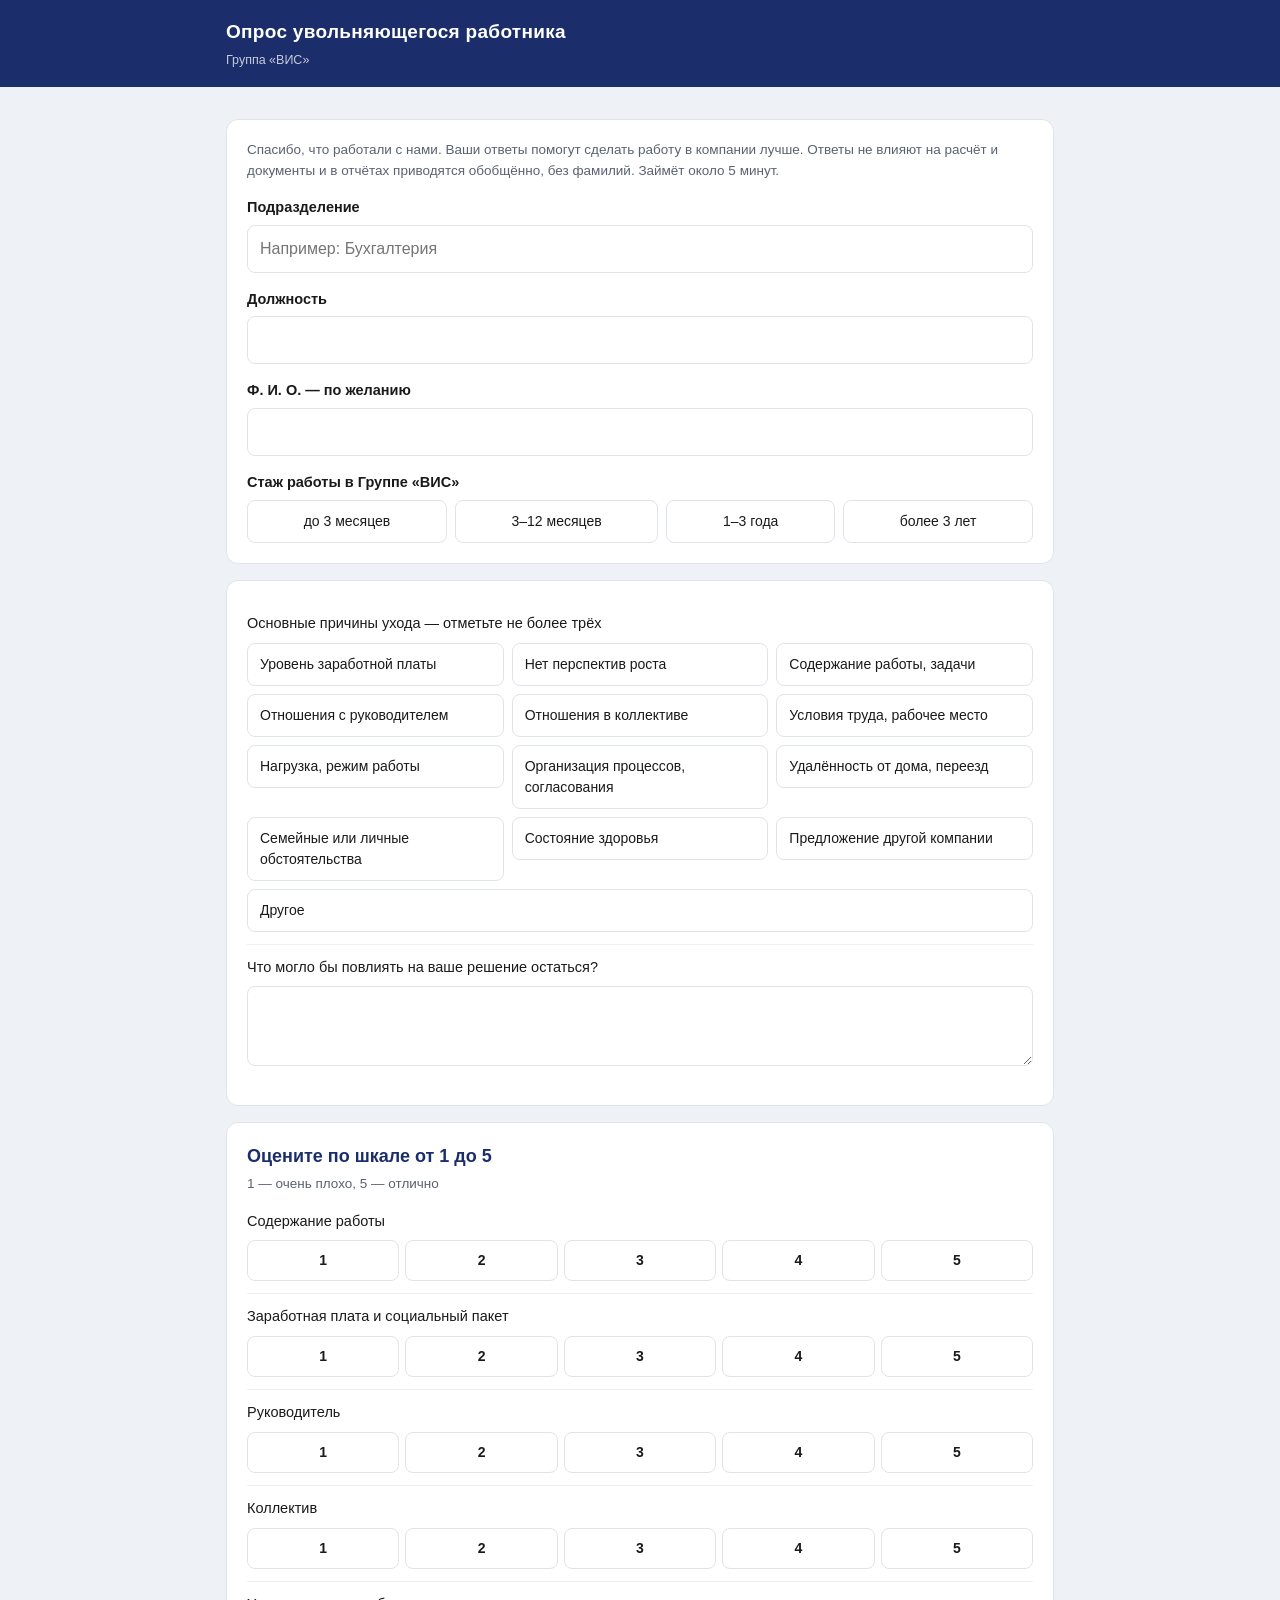
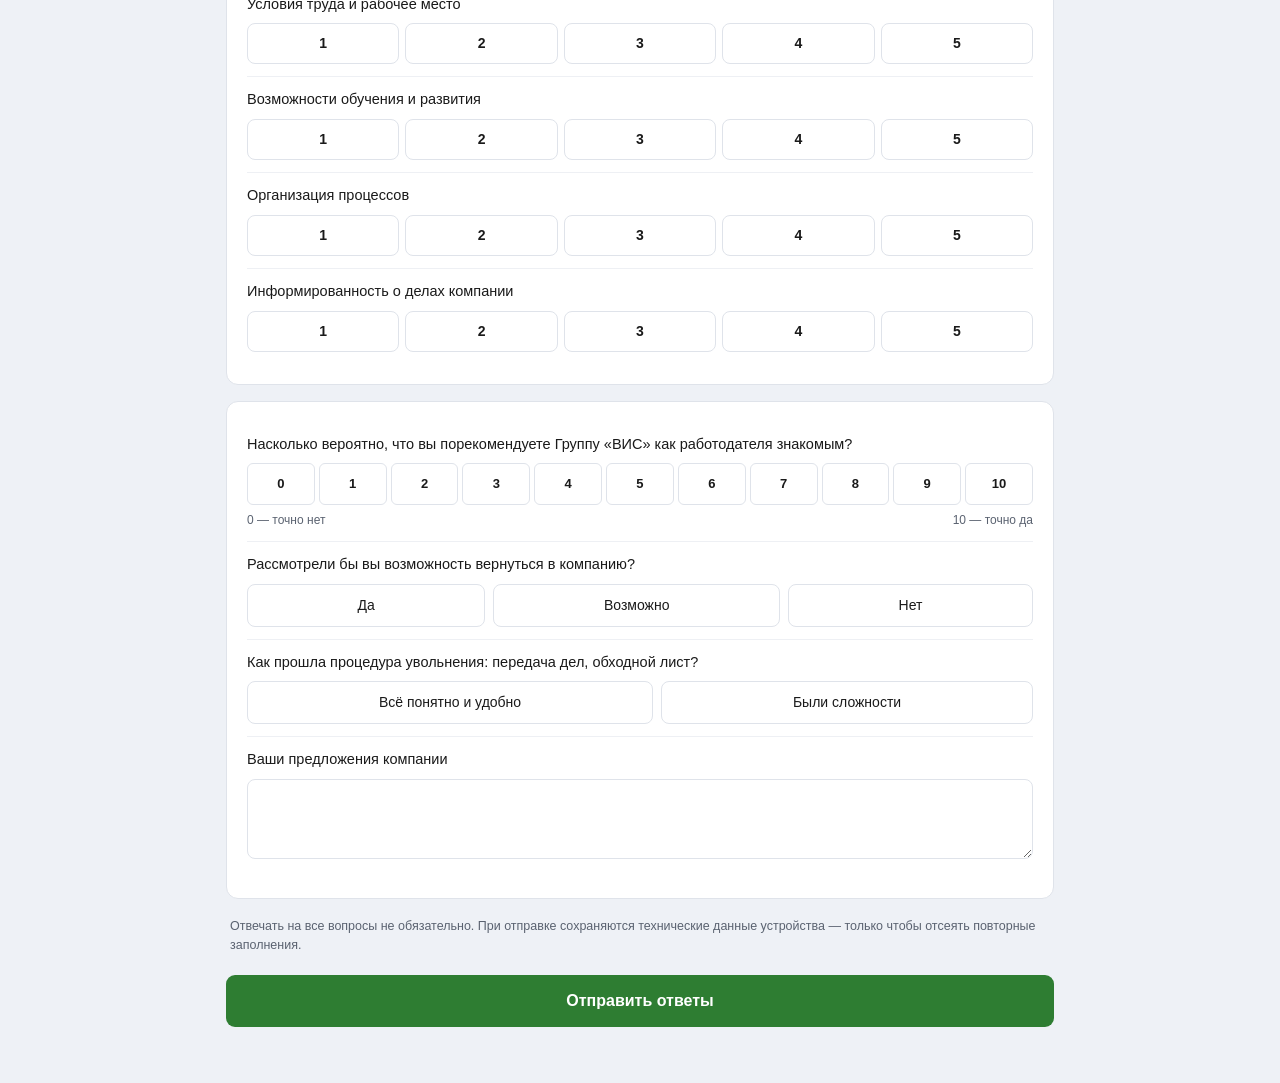
<file: uvolnenie/index.html>
<!doctype html>
<html lang="ru">
<meta charset="utf-8">
<meta name="robots" content="noindex, nofollow">
<meta name="viewport" content="width=device-width,initial-scale=1">
<title>Опрос увольняющегося работника</title>
<link rel="stylesheet" href="../style.css?v=9">
<header class="top"><div class="wrap">
  <h1>Опрос увольняющегося работника</h1>
  <p>Группа «ВИС»</p>
</div></header>
<div class="wrap">



<form method="post" id="f" novalidate>
<input type="hidden" name="csrf" value="1791482602.7993fc756b92b2889a05b5b1d6731b055c741daf28ec702a99aaecf617d4e6ae">

<div class="card">
  <p class="hint">Спасибо, что работали с нами. Ваши ответы помогут сделать работу в компании лучше. Ответы не влияют на расчёт и документы и в отчётах приводятся обобщённо, без фамилий. Займёт около 5 минут.</p>
  <label class="f" for="u-dep">Подразделение</label>
  <input type="text" id="u-dep" name="department" value=""
         placeholder="Например: Бухгалтерия" autocomplete="off">
  <label class="f" for="u-pos">Должность</label>
  <input type="text" id="u-pos" name="position" value="" autocomplete="off">
  <label class="f" for="u-fio">Ф. И. О. — по желанию</label>
  <input type="text" id="u-fio" name="fio" value="" autocomplete="off">
  <label class="f">Стаж работы в Группе «ВИС»</label>
  <div class="opts" role="radiogroup" aria-label="Стаж работы в Группе «ВИС»">
          <label><input type="radio" name="tenure" value="до 3 месяцев"><span>до 3 месяцев</span></label>
          <label><input type="radio" name="tenure" value="3–12 месяцев"><span>3–12 месяцев</span></label>
          <label><input type="radio" name="tenure" value="1–3 года"><span>1–3 года</span></label>
          <label><input type="radio" name="tenure" value="более 3 лет"><span>более 3 лет</span></label>
      </div>
</div>

<div class="card">
  <div class="q">
    <p>Основные причины ухода — отметьте не более трёх</p>
          <div class="chk lim" data-max="3" data-msg="Можно отметить не более трёх причин" data-more="q1" data-more-option="Другое"           role="group" aria-label="Основные причины ухода — отметьте не более трёх">
                  <label><input type="checkbox" name="a[q1][]" value="Уровень заработной платы"><span>Уровень заработной платы</span></label>
                  <label><input type="checkbox" name="a[q1][]" value="Нет перспектив роста"><span>Нет перспектив роста</span></label>
                  <label><input type="checkbox" name="a[q1][]" value="Содержание работы, задачи"><span>Содержание работы, задачи</span></label>
                  <label><input type="checkbox" name="a[q1][]" value="Отношения с руководителем"><span>Отношения с руководителем</span></label>
                  <label><input type="checkbox" name="a[q1][]" value="Отношения в коллективе"><span>Отношения в коллективе</span></label>
                  <label><input type="checkbox" name="a[q1][]" value="Условия труда, рабочее место"><span>Условия труда, рабочее место</span></label>
                  <label><input type="checkbox" name="a[q1][]" value="Нагрузка, режим работы"><span>Нагрузка, режим работы</span></label>
                  <label><input type="checkbox" name="a[q1][]" value="Организация процессов, согласования"><span>Организация процессов, согласования</span></label>
                  <label><input type="checkbox" name="a[q1][]" value="Удалённость от дома, переезд"><span>Удалённость от дома, переезд</span></label>
                  <label><input type="checkbox" name="a[q1][]" value="Семейные или личные обстоятельства"><span>Семейные или личные обстоятельства</span></label>
                  <label><input type="checkbox" name="a[q1][]" value="Состояние здоровья"><span>Состояние здоровья</span></label>
                  <label><input type="checkbox" name="a[q1][]" value="Предложение другой компании"><span>Предложение другой компании</span></label>
                  <label><input type="checkbox" name="a[q1][]" value="Другое"><span>Другое</span></label>
              </div>
            <input type="text" name="a[q1_t]" class="other" placeholder="Укажите, что именно" aria-label="Другая причина" hidden value="" autocomplete="off">
          </div>
  <div class="q">
    <p>Что могло бы повлиять на ваше решение остаться?</p>
          <textarea name="a[q2]" aria-label="Что могло бы повлиять на ваше решение остаться?"></textarea>
      </div>
</div>
<div class="card">
  <h2>Оцените по шкале от 1 до 5</h2>
  <p class="hint" style="margin-bottom:4px">1 — очень плохо, 5 — отлично</p>
    <div class="q">
    <p>Содержание работы</p>
    <div class="scale" role="radiogroup" aria-label="Содержание работы">
              <label><input type="radio" name="a[q3_1]" value="1"><span>1</span></label>
              <label><input type="radio" name="a[q3_1]" value="2"><span>2</span></label>
              <label><input type="radio" name="a[q3_1]" value="3"><span>3</span></label>
              <label><input type="radio" name="a[q3_1]" value="4"><span>4</span></label>
              <label><input type="radio" name="a[q3_1]" value="5"><span>5</span></label>
          </div>
  </div>
    <div class="q">
    <p>Заработная плата и социальный пакет</p>
    <div class="scale" role="radiogroup" aria-label="Заработная плата и социальный пакет">
              <label><input type="radio" name="a[q3_2]" value="1"><span>1</span></label>
              <label><input type="radio" name="a[q3_2]" value="2"><span>2</span></label>
              <label><input type="radio" name="a[q3_2]" value="3"><span>3</span></label>
              <label><input type="radio" name="a[q3_2]" value="4"><span>4</span></label>
              <label><input type="radio" name="a[q3_2]" value="5"><span>5</span></label>
          </div>
  </div>
    <div class="q">
    <p>Руководитель</p>
    <div class="scale" role="radiogroup" aria-label="Руководитель">
              <label><input type="radio" name="a[q3_3]" value="1"><span>1</span></label>
              <label><input type="radio" name="a[q3_3]" value="2"><span>2</span></label>
              <label><input type="radio" name="a[q3_3]" value="3"><span>3</span></label>
              <label><input type="radio" name="a[q3_3]" value="4"><span>4</span></label>
              <label><input type="radio" name="a[q3_3]" value="5"><span>5</span></label>
          </div>
  </div>
    <div class="q">
    <p>Коллектив</p>
    <div class="scale" role="radiogroup" aria-label="Коллектив">
              <label><input type="radio" name="a[q3_4]" value="1"><span>1</span></label>
              <label><input type="radio" name="a[q3_4]" value="2"><span>2</span></label>
              <label><input type="radio" name="a[q3_4]" value="3"><span>3</span></label>
              <label><input type="radio" name="a[q3_4]" value="4"><span>4</span></label>
              <label><input type="radio" name="a[q3_4]" value="5"><span>5</span></label>
          </div>
  </div>
    <div class="q">
    <p>Условия труда и рабочее место</p>
    <div class="scale" role="radiogroup" aria-label="Условия труда и рабочее место">
              <label><input type="radio" name="a[q3_5]" value="1"><span>1</span></label>
              <label><input type="radio" name="a[q3_5]" value="2"><span>2</span></label>
              <label><input type="radio" name="a[q3_5]" value="3"><span>3</span></label>
              <label><input type="radio" name="a[q3_5]" value="4"><span>4</span></label>
              <label><input type="radio" name="a[q3_5]" value="5"><span>5</span></label>
          </div>
  </div>
    <div class="q">
    <p>Возможности обучения и развития</p>
    <div class="scale" role="radiogroup" aria-label="Возможности обучения и развития">
              <label><input type="radio" name="a[q3_6]" value="1"><span>1</span></label>
              <label><input type="radio" name="a[q3_6]" value="2"><span>2</span></label>
              <label><input type="radio" name="a[q3_6]" value="3"><span>3</span></label>
              <label><input type="radio" name="a[q3_6]" value="4"><span>4</span></label>
              <label><input type="radio" name="a[q3_6]" value="5"><span>5</span></label>
          </div>
  </div>
    <div class="q">
    <p>Организация процессов</p>
    <div class="scale" role="radiogroup" aria-label="Организация процессов">
              <label><input type="radio" name="a[q3_7]" value="1"><span>1</span></label>
              <label><input type="radio" name="a[q3_7]" value="2"><span>2</span></label>
              <label><input type="radio" name="a[q3_7]" value="3"><span>3</span></label>
              <label><input type="radio" name="a[q3_7]" value="4"><span>4</span></label>
              <label><input type="radio" name="a[q3_7]" value="5"><span>5</span></label>
          </div>
  </div>
    <div class="q">
    <p>Информированность о делах компании</p>
    <div class="scale" role="radiogroup" aria-label="Информированность о делах компании">
              <label><input type="radio" name="a[q3_8]" value="1"><span>1</span></label>
              <label><input type="radio" name="a[q3_8]" value="2"><span>2</span></label>
              <label><input type="radio" name="a[q3_8]" value="3"><span>3</span></label>
              <label><input type="radio" name="a[q3_8]" value="4"><span>4</span></label>
              <label><input type="radio" name="a[q3_8]" value="5"><span>5</span></label>
          </div>
  </div>
  </div>
<div class="card">
  <div class="q">
    <p>Насколько вероятно, что вы порекомендуете Группу «ВИС» как работодателя знакомым?</p>
          <div class="nps" role="radiogroup" aria-label="Насколько вероятно, что вы порекомендуете Группу «ВИС» как работодателя знакомым?">
                  <label><input type="radio" name="a[q4]" value="0"><span>0</span></label>
                  <label><input type="radio" name="a[q4]" value="1"><span>1</span></label>
                  <label><input type="radio" name="a[q4]" value="2"><span>2</span></label>
                  <label><input type="radio" name="a[q4]" value="3"><span>3</span></label>
                  <label><input type="radio" name="a[q4]" value="4"><span>4</span></label>
                  <label><input type="radio" name="a[q4]" value="5"><span>5</span></label>
                  <label><input type="radio" name="a[q4]" value="6"><span>6</span></label>
                  <label><input type="radio" name="a[q4]" value="7"><span>7</span></label>
                  <label><input type="radio" name="a[q4]" value="8"><span>8</span></label>
                  <label><input type="radio" name="a[q4]" value="9"><span>9</span></label>
                  <label><input type="radio" name="a[q4]" value="10"><span>10</span></label>
              </div>
      <div class="ends"><span>0 — точно нет</span><span>10 — точно да</span></div>
      </div>
  <div class="q">
    <p>Рассмотрели бы вы возможность вернуться в компанию?</p>
          <div class="opts" role="radiogroup" aria-label="Рассмотрели бы вы возможность вернуться в компанию?">
                  <label><input type="radio" name="a[q5]" value="Да"><span>Да</span></label>
                  <label><input type="radio" name="a[q5]" value="Возможно"><span>Возможно</span></label>
                  <label><input type="radio" name="a[q5]" value="Нет"><span>Нет</span></label>
              </div>
            </div>
  <div class="q">
    <p>Как прошла процедура увольнения: передача дел, обходной лист?</p>
          <div class="opts" role="radiogroup" aria-label="Как прошла процедура увольнения: передача дел, обходной лист?" data-more="q6" data-more-option="Были сложности">
                  <label><input type="radio" name="a[q6]" value="Всё понятно и удобно"><span>Всё понятно и удобно</span></label>
                  <label><input type="radio" name="a[q6]" value="Были сложности"><span>Были сложности</span></label>
              </div>
            <textarea name="a[q6_t]" class="other" placeholder="Расскажите, что было сложно" aria-label="Какие были сложности" hidden></textarea>
          </div>
  <div class="q">
    <p>Ваши предложения компании</p>
          <textarea name="a[q7]" aria-label="Ваши предложения компании"></textarea>
      </div>
</div>

<p class="hint uvol-note">Отвечать на все вопросы не обязательно. При отправке сохраняются технические данные устройства — только чтобы отсеять повторные заполнения.</p>
<div class="nav">
  <button type="submit" class="done" id="send">Отправить ответы</button>
</div>
</form>
</div>

<script>
(function(){
  var f = document.getElementById('f'), b = document.getElementById('send');
  if (!f || !b) return;

  function toast(msg, el){
    if (el) el.scrollIntoView({behavior:'smooth', block:'center'});
    var t = document.getElementById('warn');
    if (!t) { t = document.createElement('div'); t.id = 'warn'; t.className = 'toast'; document.body.appendChild(t); }
    t.textContent = msg; t.classList.add('on');
    clearTimeout(window.__wt);
    window.__wt = setTimeout(function(){ t.classList.remove('on'); }, 2400);
  }

  // поле пояснения видно, пока выбран его вариант («Другое», «Были сложности»);
  // при достижении предела остальные варианты бледнеют
  function sync(){
    [].forEach.call(f.querySelectorAll('[data-more]'), function(g){
      var box = f.querySelector('[name="a[' + g.dataset.more + '_t]"]');
      if (!box) return;
      box.hidden = ![].some.call(g.querySelectorAll('input:checked'),
        function(i){ return i.value === g.dataset.moreOption; });
    });
    [].forEach.call(f.querySelectorAll('.lim'), function(g){
      g.classList.toggle('full', g.querySelectorAll('input:checked').length >= +g.dataset.max);
    });
  }

  f.addEventListener('change', function(e){
    var g = e.target.closest ? e.target.closest('.lim') : null;
    if (g && e.target.checked && g.querySelectorAll('input:checked').length > +g.dataset.max) {
      e.target.checked = false;
      toast(g.dataset.msg || ('Можно отметить не более ' + g.dataset.max), g);
    }
    sync();
  });

  f.addEventListener('submit', function(e){
    var over = [].filter.call(f.querySelectorAll('.lim'), function(g){
      return g.querySelectorAll('input:checked').length > +g.dataset.max;
    })[0];
    if (over) { e.preventDefault(); toast(over.dataset.msg || ('Можно отметить не более ' + over.dataset.max), over); return; }
    // защита от двойного нажатия «Отправить»
    b.disabled = true;
  });
  // при возврате кнопкой «Назад» кнопка снова активна
  window.addEventListener('pageshow', function(){ b.disabled = false; sync(); });
  sync();
})();
</script>
<script>document.querySelectorAll("form").forEach(function(f){f.addEventListener("submit",function(e){e.preventDefault();e.stopImmediatePropagation();var c=document.createElement("div");c.className="card";c.innerHTML="<h2>Спасибо!</h2><p>Это демо-версия для согласования вопросов — ответы здесь не сохраняются.</p>";f.replaceWith(c);window.scrollTo(0,0);},true);});</script>
</file>
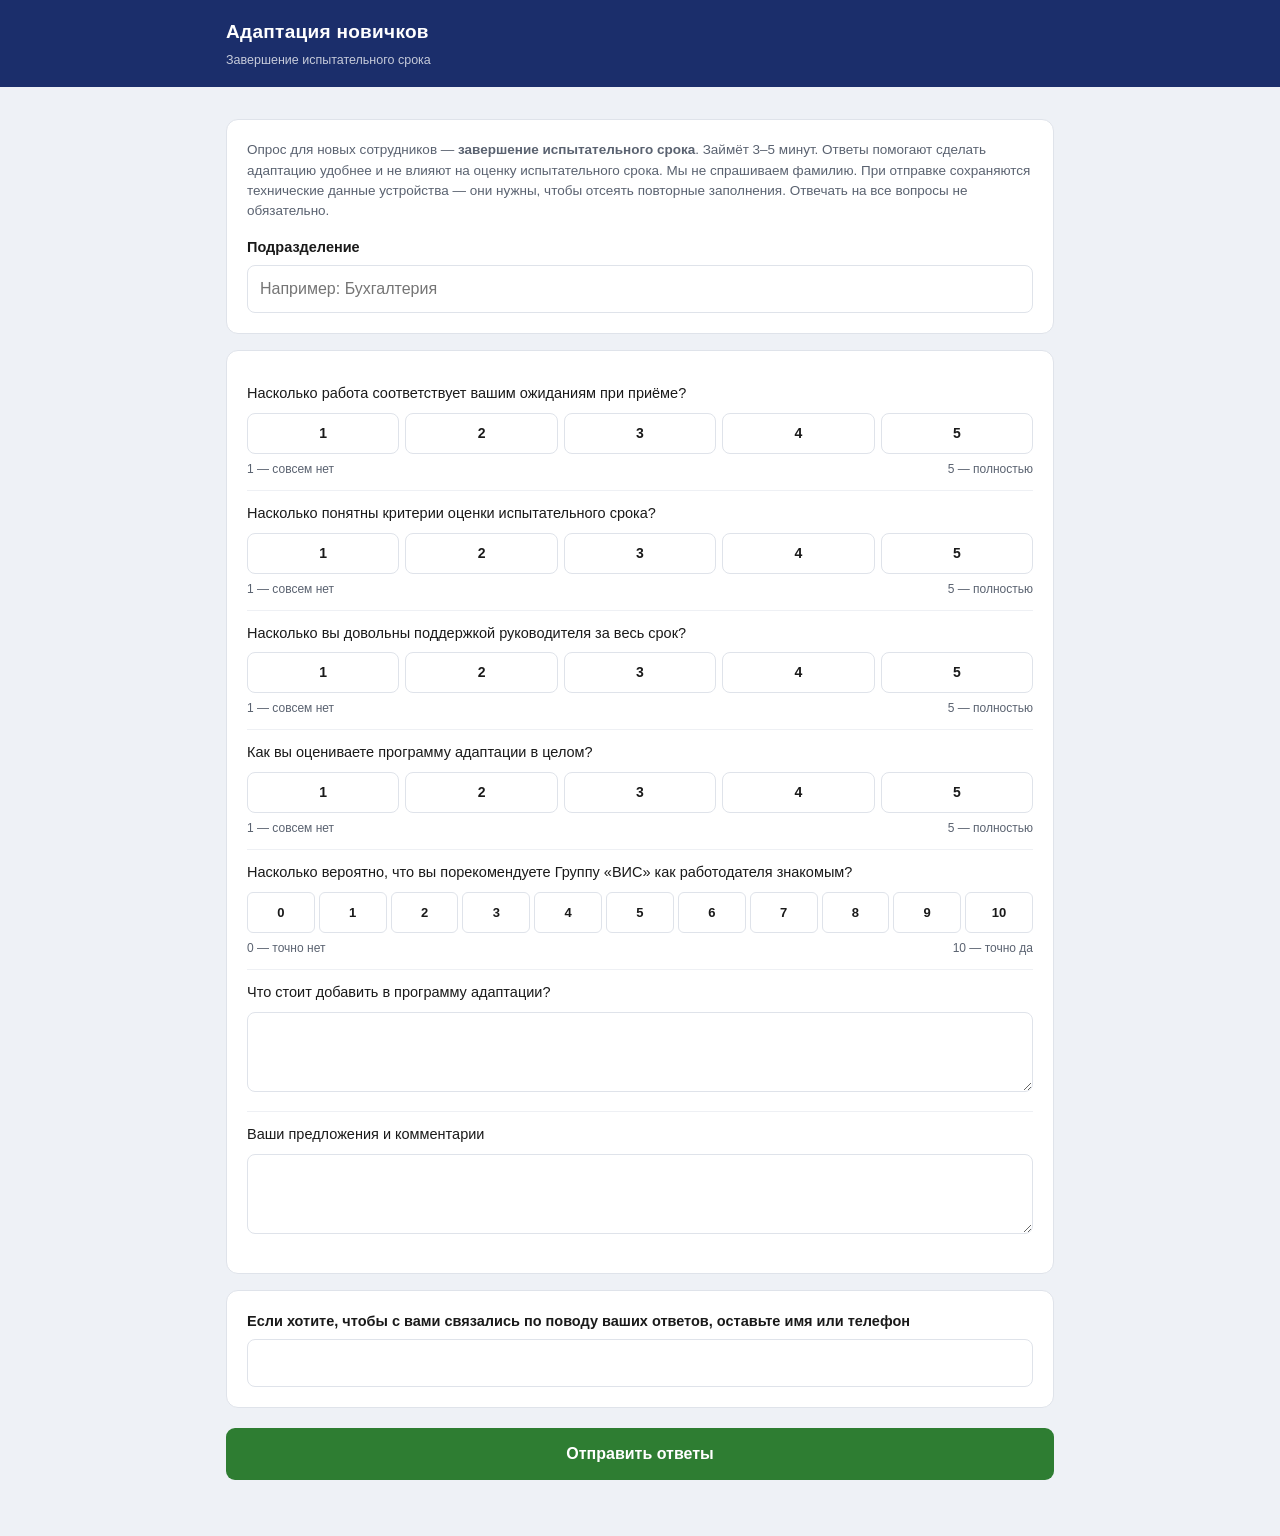
<file: adaptacia/itog.html>
<!doctype html>
<html lang="ru">
<meta charset="utf-8">
<meta name="robots" content="noindex, nofollow">
<meta name="viewport" content="width=device-width,initial-scale=1">
<title>Адаптация новичков — Завершение испытательного срока</title>
<link rel="stylesheet" href="../style.css?v=8">
<header class="top"><div class="wrap">
  <h1>Адаптация новичков</h1>
  <p>Завершение испытательного срока</p>
</div></header>
<div class="wrap">



<form method="post" id="f" novalidate>
<input type="hidden" name="csrf" value="1791482602.7993fc756b92b2889a05b5b1d6731b055c741daf28ec702a99aaecf617d4e6ae">

<div class="card">
  <p class="hint">Опрос для новых сотрудников — <b>завершение испытательного срока</b>. Займёт 3–5 минут. Ответы помогают сделать адаптацию удобнее и не влияют на оценку испытательного срока. Мы не спрашиваем фамилию. При отправке сохраняются технические данные устройства — они нужны, чтобы отсеять повторные заполнения. Отвечать на все вопросы не обязательно.</p>
  <label class="f">Подразделение</label>
  <input type="text" name="department" value=""
         placeholder="Например: Бухгалтерия" autocomplete="off">
</div>

<div class="card">
    <div class="q">
    <p>Насколько работа соответствует вашим ожиданиям при приёме?</p>
          <div class="scale" role="radiogroup" aria-label="Насколько работа соответствует вашим ожиданиям при приёме?">
                  <label><input type="radio" name="a[i1]" value="1"><span>1</span></label>
                  <label><input type="radio" name="a[i1]" value="2"><span>2</span></label>
                  <label><input type="radio" name="a[i1]" value="3"><span>3</span></label>
                  <label><input type="radio" name="a[i1]" value="4"><span>4</span></label>
                  <label><input type="radio" name="a[i1]" value="5"><span>5</span></label>
              </div>
      <div class="ends"><span>1 — совсем нет</span><span>5 — полностью</span></div>
      </div>
  <div class="q">
    <p>Насколько понятны критерии оценки испытательного срока?</p>
          <div class="scale" role="radiogroup" aria-label="Насколько понятны критерии оценки испытательного срока?">
                  <label><input type="radio" name="a[i2]" value="1"><span>1</span></label>
                  <label><input type="radio" name="a[i2]" value="2"><span>2</span></label>
                  <label><input type="radio" name="a[i2]" value="3"><span>3</span></label>
                  <label><input type="radio" name="a[i2]" value="4"><span>4</span></label>
                  <label><input type="radio" name="a[i2]" value="5"><span>5</span></label>
              </div>
      <div class="ends"><span>1 — совсем нет</span><span>5 — полностью</span></div>
      </div>
  <div class="q">
    <p>Насколько вы довольны поддержкой руководителя за весь срок?</p>
          <div class="scale" role="radiogroup" aria-label="Насколько вы довольны поддержкой руководителя за весь срок?">
                  <label><input type="radio" name="a[i3]" value="1"><span>1</span></label>
                  <label><input type="radio" name="a[i3]" value="2"><span>2</span></label>
                  <label><input type="radio" name="a[i3]" value="3"><span>3</span></label>
                  <label><input type="radio" name="a[i3]" value="4"><span>4</span></label>
                  <label><input type="radio" name="a[i3]" value="5"><span>5</span></label>
              </div>
      <div class="ends"><span>1 — совсем нет</span><span>5 — полностью</span></div>
      </div>
  <div class="q">
    <p>Как вы оцениваете программу адаптации в целом?</p>
          <div class="scale" role="radiogroup" aria-label="Как вы оцениваете программу адаптации в целом?">
                  <label><input type="radio" name="a[i4]" value="1"><span>1</span></label>
                  <label><input type="radio" name="a[i4]" value="2"><span>2</span></label>
                  <label><input type="radio" name="a[i4]" value="3"><span>3</span></label>
                  <label><input type="radio" name="a[i4]" value="4"><span>4</span></label>
                  <label><input type="radio" name="a[i4]" value="5"><span>5</span></label>
              </div>
      <div class="ends"><span>1 — совсем нет</span><span>5 — полностью</span></div>
      </div>
  <div class="q">
    <p>Насколько вероятно, что вы порекомендуете Группу «ВИС» как работодателя знакомым?</p>
          <div class="nps" role="radiogroup" aria-label="Насколько вероятно, что вы порекомендуете Группу «ВИС» как работодателя знакомым?">
                  <label><input type="radio" name="a[i5]" value="0"><span>0</span></label>
                  <label><input type="radio" name="a[i5]" value="1"><span>1</span></label>
                  <label><input type="radio" name="a[i5]" value="2"><span>2</span></label>
                  <label><input type="radio" name="a[i5]" value="3"><span>3</span></label>
                  <label><input type="radio" name="a[i5]" value="4"><span>4</span></label>
                  <label><input type="radio" name="a[i5]" value="5"><span>5</span></label>
                  <label><input type="radio" name="a[i5]" value="6"><span>6</span></label>
                  <label><input type="radio" name="a[i5]" value="7"><span>7</span></label>
                  <label><input type="radio" name="a[i5]" value="8"><span>8</span></label>
                  <label><input type="radio" name="a[i5]" value="9"><span>9</span></label>
                  <label><input type="radio" name="a[i5]" value="10"><span>10</span></label>
              </div>
      <div class="ends"><span>0 — точно нет</span><span>10 — точно да</span></div>
      </div>
  <div class="q">
    <p>Что стоит добавить в программу адаптации?</p>
          <textarea name="a[i6]" aria-label="Что стоит добавить в программу адаптации?"></textarea>
      </div>
  <div class="q">
    <p>Ваши предложения и комментарии</p>
          <textarea name="a[i7]" aria-label="Ваши предложения и комментарии"></textarea>
      </div>
</div>

<div class="card">
  <label class="f" style="margin-top:0">Если хотите, чтобы с вами связались по поводу ваших ответов, оставьте имя или телефон</label>
  <input type="text" name="contact" value=""
         autocomplete="off">
</div>

<div class="nav">
  <button type="submit" class="done" id="send">Отправить ответы</button>
</div>
</form>
</div>

<script>
(function(){
  // защита от двойного нажатия «Отправить»; при возврате кнопкой «Назад» кнопка снова активна
  var f = document.getElementById('f'), b = document.getElementById('send');
  if (!f || !b) return;
  f.addEventListener('submit', function(){ b.disabled = true; });
  window.addEventListener('pageshow', function(){ b.disabled = false; });
})();
</script>
<script>document.querySelectorAll("form").forEach(function(f){f.addEventListener("submit",function(e){e.preventDefault();e.stopImmediatePropagation();var c=document.createElement("div");c.className="card";c.innerHTML="<h2>Спасибо!</h2><p>Это демо-версия для согласования вопросов — ответы здесь не сохраняются.</p>";f.replaceWith(c);window.scrollTo(0,0);},true);});</script>
</file>
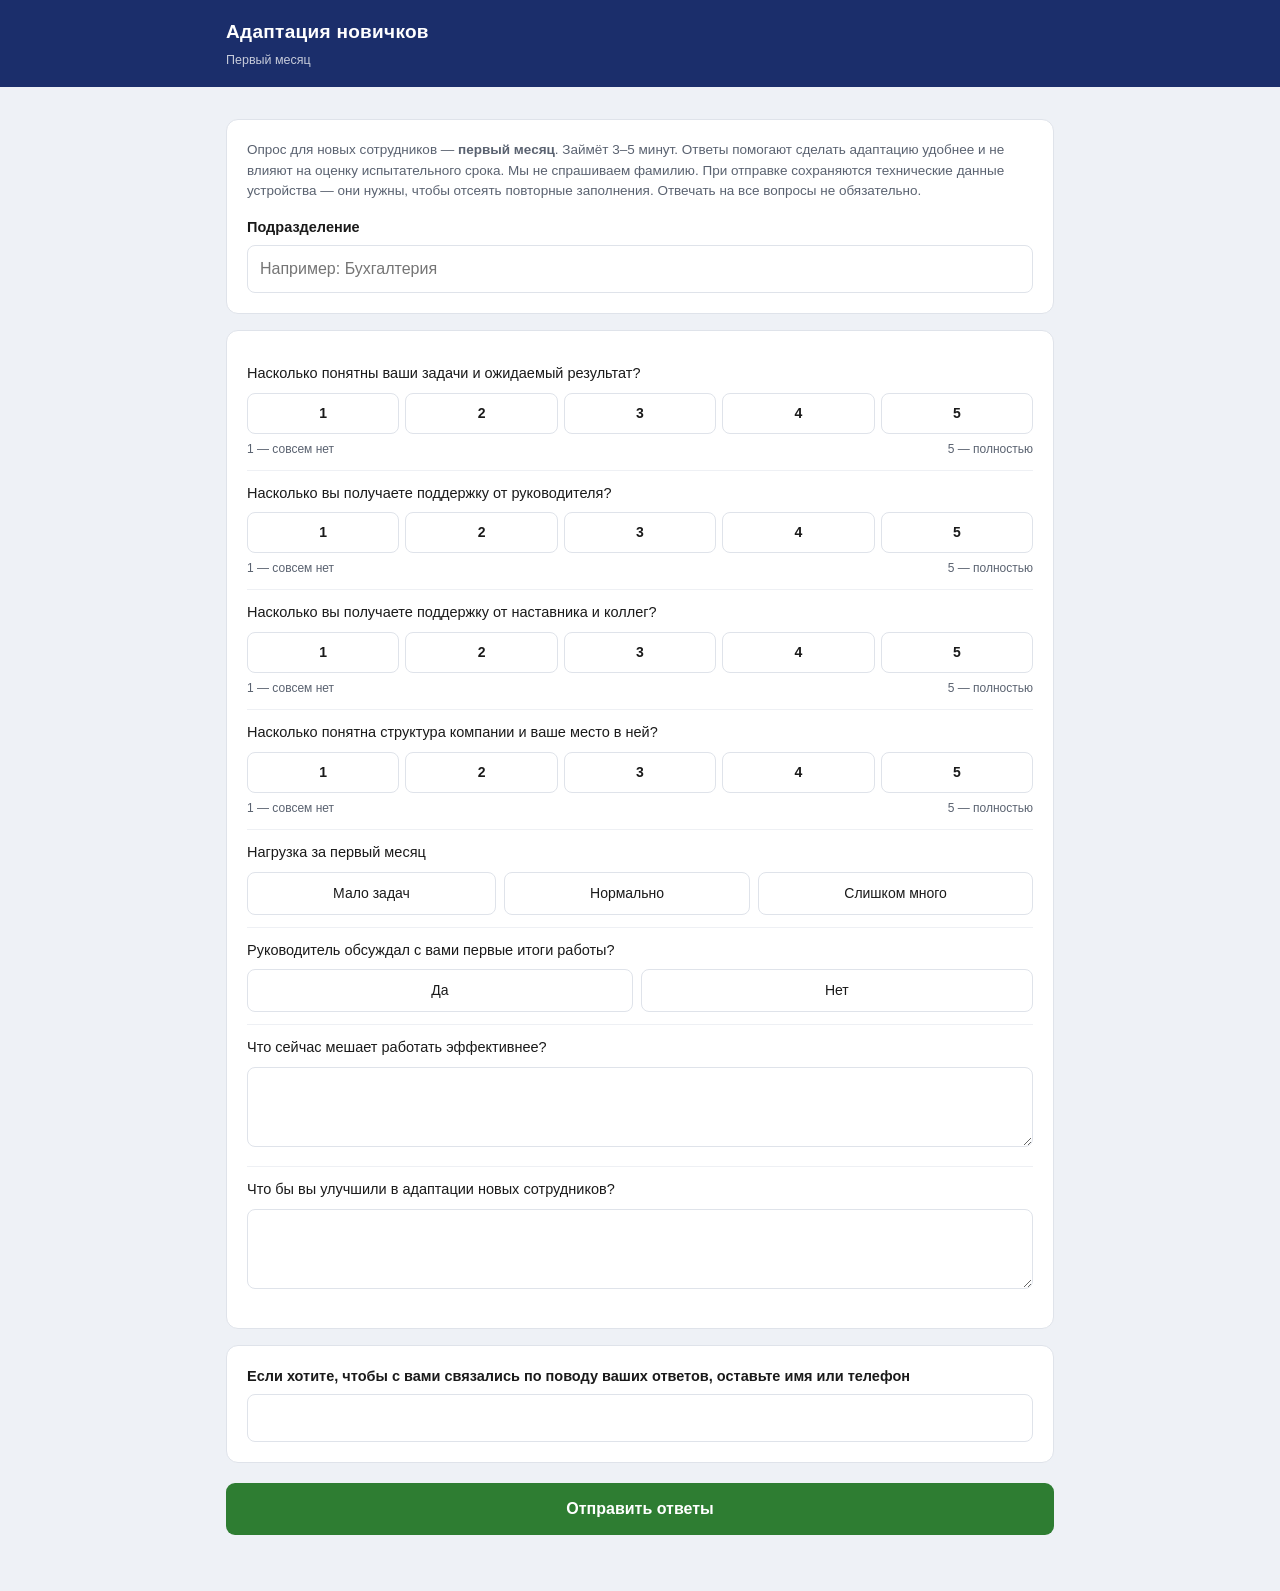
<file: adaptacia/mesyac.html>
<!doctype html>
<html lang="ru">
<meta charset="utf-8">
<meta name="robots" content="noindex, nofollow">
<meta name="viewport" content="width=device-width,initial-scale=1">
<title>Адаптация новичков — Первый месяц</title>
<link rel="stylesheet" href="../style.css?v=8">
<header class="top"><div class="wrap">
  <h1>Адаптация новичков</h1>
  <p>Первый месяц</p>
</div></header>
<div class="wrap">



<form method="post" id="f" novalidate>
<input type="hidden" name="csrf" value="1791482602.7993fc756b92b2889a05b5b1d6731b055c741daf28ec702a99aaecf617d4e6ae">

<div class="card">
  <p class="hint">Опрос для новых сотрудников — <b>первый месяц</b>. Займёт 3–5 минут. Ответы помогают сделать адаптацию удобнее и не влияют на оценку испытательного срока. Мы не спрашиваем фамилию. При отправке сохраняются технические данные устройства — они нужны, чтобы отсеять повторные заполнения. Отвечать на все вопросы не обязательно.</p>
  <label class="f">Подразделение</label>
  <input type="text" name="department" value=""
         placeholder="Например: Бухгалтерия" autocomplete="off">
</div>

<div class="card">
    <div class="q">
    <p>Насколько понятны ваши задачи и ожидаемый результат?</p>
          <div class="scale" role="radiogroup" aria-label="Насколько понятны ваши задачи и ожидаемый результат?">
                  <label><input type="radio" name="a[m1]" value="1"><span>1</span></label>
                  <label><input type="radio" name="a[m1]" value="2"><span>2</span></label>
                  <label><input type="radio" name="a[m1]" value="3"><span>3</span></label>
                  <label><input type="radio" name="a[m1]" value="4"><span>4</span></label>
                  <label><input type="radio" name="a[m1]" value="5"><span>5</span></label>
              </div>
      <div class="ends"><span>1 — совсем нет</span><span>5 — полностью</span></div>
      </div>
  <div class="q">
    <p>Насколько вы получаете поддержку от руководителя?</p>
          <div class="scale" role="radiogroup" aria-label="Насколько вы получаете поддержку от руководителя?">
                  <label><input type="radio" name="a[m2]" value="1"><span>1</span></label>
                  <label><input type="radio" name="a[m2]" value="2"><span>2</span></label>
                  <label><input type="radio" name="a[m2]" value="3"><span>3</span></label>
                  <label><input type="radio" name="a[m2]" value="4"><span>4</span></label>
                  <label><input type="radio" name="a[m2]" value="5"><span>5</span></label>
              </div>
      <div class="ends"><span>1 — совсем нет</span><span>5 — полностью</span></div>
      </div>
  <div class="q">
    <p>Насколько вы получаете поддержку от наставника и коллег?</p>
          <div class="scale" role="radiogroup" aria-label="Насколько вы получаете поддержку от наставника и коллег?">
                  <label><input type="radio" name="a[m3]" value="1"><span>1</span></label>
                  <label><input type="radio" name="a[m3]" value="2"><span>2</span></label>
                  <label><input type="radio" name="a[m3]" value="3"><span>3</span></label>
                  <label><input type="radio" name="a[m3]" value="4"><span>4</span></label>
                  <label><input type="radio" name="a[m3]" value="5"><span>5</span></label>
              </div>
      <div class="ends"><span>1 — совсем нет</span><span>5 — полностью</span></div>
      </div>
  <div class="q">
    <p>Насколько понятна структура компании и ваше место в ней?</p>
          <div class="scale" role="radiogroup" aria-label="Насколько понятна структура компании и ваше место в ней?">
                  <label><input type="radio" name="a[m4]" value="1"><span>1</span></label>
                  <label><input type="radio" name="a[m4]" value="2"><span>2</span></label>
                  <label><input type="radio" name="a[m4]" value="3"><span>3</span></label>
                  <label><input type="radio" name="a[m4]" value="4"><span>4</span></label>
                  <label><input type="radio" name="a[m4]" value="5"><span>5</span></label>
              </div>
      <div class="ends"><span>1 — совсем нет</span><span>5 — полностью</span></div>
      </div>
  <div class="q">
    <p>Нагрузка за первый месяц</p>
          <div class="opts" role="radiogroup" aria-label="Нагрузка за первый месяц">
                  <label><input type="radio" name="a[m5]" value="Мало задач"><span>Мало задач</span></label>
                  <label><input type="radio" name="a[m5]" value="Нормально"><span>Нормально</span></label>
                  <label><input type="radio" name="a[m5]" value="Слишком много"><span>Слишком много</span></label>
              </div>
      </div>
  <div class="q">
    <p>Руководитель обсуждал с вами первые итоги работы?</p>
          <div class="opts" role="radiogroup" aria-label="Руководитель обсуждал с вами первые итоги работы?">
                  <label><input type="radio" name="a[m6]" value="Да"><span>Да</span></label>
                  <label><input type="radio" name="a[m6]" value="Нет"><span>Нет</span></label>
              </div>
      </div>
  <div class="q">
    <p>Что сейчас мешает работать эффективнее?</p>
          <textarea name="a[m7]" aria-label="Что сейчас мешает работать эффективнее?"></textarea>
      </div>
  <div class="q">
    <p>Что бы вы улучшили в адаптации новых сотрудников?</p>
          <textarea name="a[m8]" aria-label="Что бы вы улучшили в адаптации новых сотрудников?"></textarea>
      </div>
</div>

<div class="card">
  <label class="f" style="margin-top:0">Если хотите, чтобы с вами связались по поводу ваших ответов, оставьте имя или телефон</label>
  <input type="text" name="contact" value=""
         autocomplete="off">
</div>

<div class="nav">
  <button type="submit" class="done" id="send">Отправить ответы</button>
</div>
</form>
</div>

<script>
(function(){
  // защита от двойного нажатия «Отправить»; при возврате кнопкой «Назад» кнопка снова активна
  var f = document.getElementById('f'), b = document.getElementById('send');
  if (!f || !b) return;
  f.addEventListener('submit', function(){ b.disabled = true; });
  window.addEventListener('pageshow', function(){ b.disabled = false; });
})();
</script>
<script>document.querySelectorAll("form").forEach(function(f){f.addEventListener("submit",function(e){e.preventDefault();e.stopImmediatePropagation();var c=document.createElement("div");c.className="card";c.innerHTML="<h2>Спасибо!</h2><p>Это демо-версия для согласования вопросов — ответы здесь не сохраняются.</p>";f.replaceWith(c);window.scrollTo(0,0);},true);});</script>
</file>
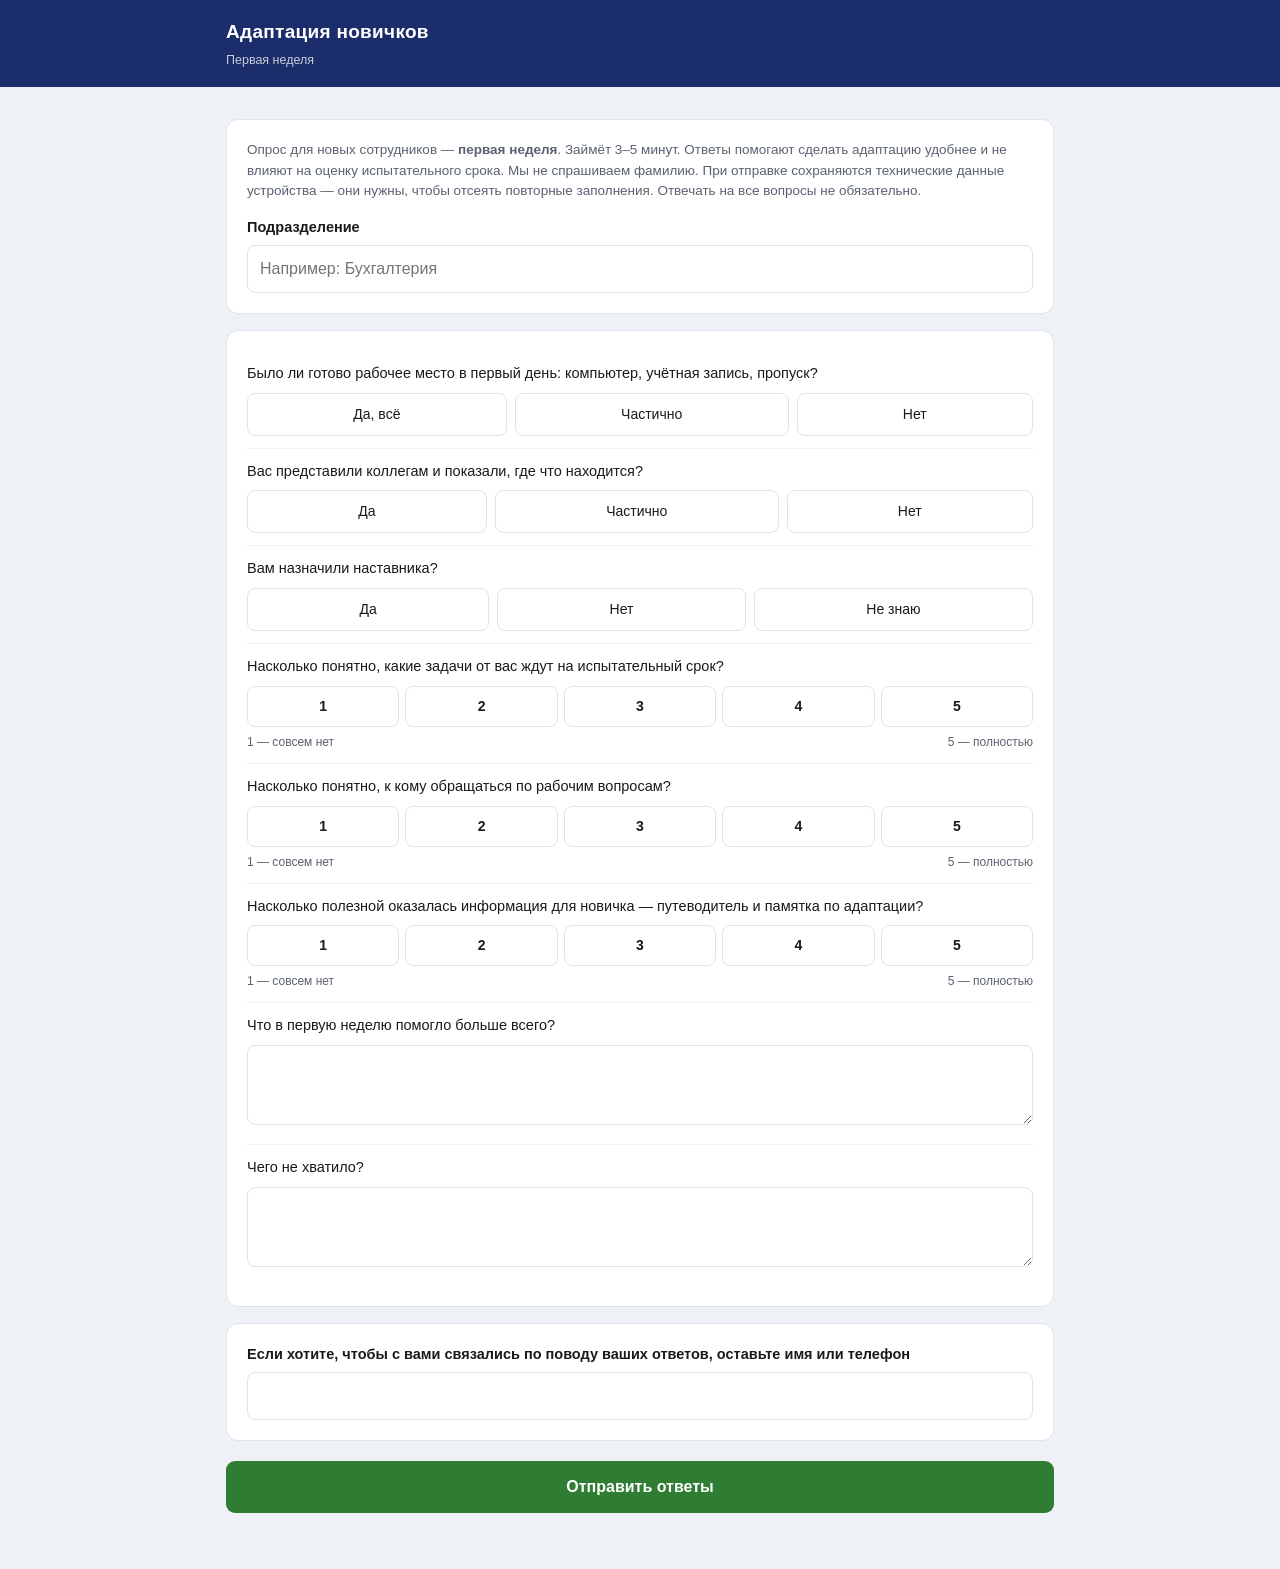
<file: adaptacia/nedelya.html>
<!doctype html>
<html lang="ru">
<meta charset="utf-8">
<meta name="robots" content="noindex, nofollow">
<meta name="viewport" content="width=device-width,initial-scale=1">
<title>Адаптация новичков — Первая неделя</title>
<link rel="stylesheet" href="../style.css?v=8">
<header class="top"><div class="wrap">
  <h1>Адаптация новичков</h1>
  <p>Первая неделя</p>
</div></header>
<div class="wrap">



<form method="post" id="f" novalidate>
<input type="hidden" name="csrf" value="1791482602.7993fc756b92b2889a05b5b1d6731b055c741daf28ec702a99aaecf617d4e6ae">

<div class="card">
  <p class="hint">Опрос для новых сотрудников — <b>первая неделя</b>. Займёт 3–5 минут. Ответы помогают сделать адаптацию удобнее и не влияют на оценку испытательного срока. Мы не спрашиваем фамилию. При отправке сохраняются технические данные устройства — они нужны, чтобы отсеять повторные заполнения. Отвечать на все вопросы не обязательно.</p>
  <label class="f">Подразделение</label>
  <input type="text" name="department" value=""
         placeholder="Например: Бухгалтерия" autocomplete="off">
</div>

<div class="card">
    <div class="q">
    <p>Было ли готово рабочее место в первый день: компьютер, учётная запись, пропуск?</p>
          <div class="opts" role="radiogroup" aria-label="Было ли готово рабочее место в первый день: компьютер, учётная запись, пропуск?">
                  <label><input type="radio" name="a[n1]" value="Да, всё"><span>Да, всё</span></label>
                  <label><input type="radio" name="a[n1]" value="Частично"><span>Частично</span></label>
                  <label><input type="radio" name="a[n1]" value="Нет"><span>Нет</span></label>
              </div>
      </div>
  <div class="q">
    <p>Вас представили коллегам и показали, где что находится?</p>
          <div class="opts" role="radiogroup" aria-label="Вас представили коллегам и показали, где что находится?">
                  <label><input type="radio" name="a[n2]" value="Да"><span>Да</span></label>
                  <label><input type="radio" name="a[n2]" value="Частично"><span>Частично</span></label>
                  <label><input type="radio" name="a[n2]" value="Нет"><span>Нет</span></label>
              </div>
      </div>
  <div class="q">
    <p>Вам назначили наставника?</p>
          <div class="opts" role="radiogroup" aria-label="Вам назначили наставника?">
                  <label><input type="radio" name="a[n3]" value="Да"><span>Да</span></label>
                  <label><input type="radio" name="a[n3]" value="Нет"><span>Нет</span></label>
                  <label><input type="radio" name="a[n3]" value="Не знаю"><span>Не знаю</span></label>
              </div>
      </div>
  <div class="q">
    <p>Насколько понятно, какие задачи от вас ждут на испытательный срок?</p>
          <div class="scale" role="radiogroup" aria-label="Насколько понятно, какие задачи от вас ждут на испытательный срок?">
                  <label><input type="radio" name="a[n4]" value="1"><span>1</span></label>
                  <label><input type="radio" name="a[n4]" value="2"><span>2</span></label>
                  <label><input type="radio" name="a[n4]" value="3"><span>3</span></label>
                  <label><input type="radio" name="a[n4]" value="4"><span>4</span></label>
                  <label><input type="radio" name="a[n4]" value="5"><span>5</span></label>
              </div>
      <div class="ends"><span>1 — совсем нет</span><span>5 — полностью</span></div>
      </div>
  <div class="q">
    <p>Насколько понятно, к кому обращаться по рабочим вопросам?</p>
          <div class="scale" role="radiogroup" aria-label="Насколько понятно, к кому обращаться по рабочим вопросам?">
                  <label><input type="radio" name="a[n5]" value="1"><span>1</span></label>
                  <label><input type="radio" name="a[n5]" value="2"><span>2</span></label>
                  <label><input type="radio" name="a[n5]" value="3"><span>3</span></label>
                  <label><input type="radio" name="a[n5]" value="4"><span>4</span></label>
                  <label><input type="radio" name="a[n5]" value="5"><span>5</span></label>
              </div>
      <div class="ends"><span>1 — совсем нет</span><span>5 — полностью</span></div>
      </div>
  <div class="q">
    <p>Насколько полезной оказалась информация для новичка — путеводитель и памятка по адаптации?</p>
          <div class="scale" role="radiogroup" aria-label="Насколько полезной оказалась информация для новичка — путеводитель и памятка по адаптации?">
                  <label><input type="radio" name="a[n6]" value="1"><span>1</span></label>
                  <label><input type="radio" name="a[n6]" value="2"><span>2</span></label>
                  <label><input type="radio" name="a[n6]" value="3"><span>3</span></label>
                  <label><input type="radio" name="a[n6]" value="4"><span>4</span></label>
                  <label><input type="radio" name="a[n6]" value="5"><span>5</span></label>
              </div>
      <div class="ends"><span>1 — совсем нет</span><span>5 — полностью</span></div>
      </div>
  <div class="q">
    <p>Что в первую неделю помогло больше всего?</p>
          <textarea name="a[n7]" aria-label="Что в первую неделю помогло больше всего?"></textarea>
      </div>
  <div class="q">
    <p>Чего не хватило?</p>
          <textarea name="a[n8]" aria-label="Чего не хватило?"></textarea>
      </div>
</div>

<div class="card">
  <label class="f" style="margin-top:0">Если хотите, чтобы с вами связались по поводу ваших ответов, оставьте имя или телефон</label>
  <input type="text" name="contact" value=""
         autocomplete="off">
</div>

<div class="nav">
  <button type="submit" class="done" id="send">Отправить ответы</button>
</div>
</form>
</div>

<script>
(function(){
  // защита от двойного нажатия «Отправить»; при возврате кнопкой «Назад» кнопка снова активна
  var f = document.getElementById('f'), b = document.getElementById('send');
  if (!f || !b) return;
  f.addEventListener('submit', function(){ b.disabled = true; });
  window.addEventListener('pageshow', function(){ b.disabled = false; });
})();
</script>
<script>document.querySelectorAll("form").forEach(function(f){f.addEventListener("submit",function(e){e.preventDefault();e.stopImmediatePropagation();var c=document.createElement("div");c.className="card";c.innerHTML="<h2>Спасибо!</h2><p>Это демо-версия для согласования вопросов — ответы здесь не сохраняются.</p>";f.replaceWith(c);window.scrollTo(0,0);},true);});</script>
</file>
<file: style.css>
:root{--navy:#1B2E6B;--gold:#C8861E;--ink:#1a1a1a;--grey:#5a6270;--line:#dfe3ea;--soft:#f4f6fa;--ok:#2e7d32}
*{box-sizing:border-box}
body{margin:0;font:16px/1.5 -apple-system,BlinkMacSystemFont,"Segoe UI",Roboto,Arial,sans-serif;color:var(--ink);background:#eef1f6}
.wrap{max-width:860px;margin:0 auto;padding:16px}
header.top{background:var(--navy);color:#fff;padding:18px 0}
header.top .wrap{padding:0 16px}
header.top h1{margin:0;font-size:19px;letter-spacing:.3px}
header.top p{margin:4px 0 0;font-size:12.5px;opacity:.75}
.bar{height:5px;background:#d6dbe6;position:sticky;top:0;z-index:9}
.bar i{display:block;height:100%;background:var(--gold);width:0;transition:width .3s}
.card{background:#fff;border:1px solid var(--line);border-radius:12px;padding:20px;margin:16px 0}
h2{font-size:18px;color:var(--navy);margin:0 0 4px}
h3{font-size:15px;color:var(--navy);margin:22px 0 8px;padding-bottom:6px;border-bottom:1px solid var(--line)}
.hint{color:var(--grey);font-size:13.5px;margin:0 0 16px}
label.f{display:block;font-weight:600;font-size:14.5px;margin:16px 0 6px}
select,textarea,input[type=text]{width:100%;padding:11px 12px;border:1px solid var(--line);border-radius:8px;font:inherit;background:#fff}
textarea{min-height:80px;resize:vertical}
.opts{display:flex;flex-wrap:wrap;gap:8px}
.opts label{flex:1 1 auto;min-width:140px}
.opts input{position:absolute;opacity:0;pointer-events:none}
.opts span{display:block;text-align:center;padding:10px 12px;border:1px solid var(--line);border-radius:8px;cursor:pointer;font-size:14px;background:#fff}
.opts input:checked+span{background:var(--navy);border-color:var(--navy);color:#fff;font-weight:600}
.q{padding:12px 0;border-bottom:1px solid #eef0f4}
.q:last-child{border-bottom:0}
.q p{margin:0 0 8px;font-size:14.5px}
.scale{display:flex;gap:6px}
.scale label{flex:1}
.scale input{position:absolute;opacity:0;pointer-events:none}
.scale span{display:block;text-align:center;padding:9px 0;border:1px solid var(--line);border-radius:8px;cursor:pointer;font-size:14px;font-weight:600;background:#fff}
.scale .np span{font-size:12px;font-weight:500;color:var(--grey)}
.scale input:checked+span{background:var(--navy);border-color:var(--navy);color:#fff}
.scale .np input:checked+span{background:var(--grey);border-color:var(--grey);color:#fff}
.legend{display:flex;gap:6px;font-size:11px;color:var(--grey);margin-bottom:10px}
.legend div{flex:1;text-align:center}
.chk{display:flex;flex-wrap:wrap;gap:8px}
.chk label{flex:1 1 200px}
.chk input{position:absolute;opacity:0;pointer-events:none}
.chk span{display:block;padding:10px 12px;border:1px solid var(--line);border-radius:8px;cursor:pointer;font-size:14px;background:#fff}
.chk input:checked+span{background:var(--soft);border-color:var(--navy);font-weight:600;color:var(--navy)}
.nps{display:flex;gap:4px}
.nps label{flex:1}
.nps input{position:absolute;opacity:0;pointer-events:none}
.nps span{display:block;text-align:center;padding:10px 0;border:1px solid var(--line);border-radius:6px;cursor:pointer;font-size:13px;font-weight:600;background:#fff}
.nps input:checked+span{background:var(--gold);border-color:var(--gold);color:#fff}
.nav{display:flex;gap:10px;margin:20px 0 40px}
button{flex:1;padding:14px;border:0;border-radius:9px;font:inherit;font-weight:700;cursor:pointer}
.next{background:var(--navy);color:#fff}
.back{background:#fff;color:var(--navy);border:1px solid var(--line);flex:0 0 110px}
.done{background:var(--ok);color:#fff}
.step{display:none}
.step.on{display:block}
.err{background:#fdecea;border:1px solid #f5c2bd;color:#9b2c20;padding:12px;border-radius:8px;font-size:14px;margin:12px 0}
.thanks{text-align:center;padding:50px 20px}
.thanks h2{font-size:24px}
table.rep{width:100%;border-collapse:collapse;font-size:13.5px;background:#fff}
table.rep th,table.rep td{border:1px solid var(--line);padding:8px 10px;text-align:left}
table.rep th{background:var(--navy);color:#fff;font-weight:600;font-size:12.5px}
table.rep td.n{text-align:center;font-variant-numeric:tabular-nums}
.kpi{display:flex;gap:12px;flex-wrap:wrap;margin:16px 0}
.kpi div{flex:1 1 150px;background:#fff;border:1px solid var(--line);border-radius:10px;padding:14px}
.kpi b{display:block;font-size:26px;color:var(--navy)}
.kpi small{color:var(--grey);font-size:12.5px}
a.btn{display:inline-block;padding:10px 16px;background:var(--navy);color:#fff;text-decoration:none;border-radius:8px;font-size:14px;font-weight:600}
@media(max-width:560px){.scale span{padding:11px 0;font-size:15px}.opts label{min-width:100%}.nps span{padding:9px 0;font-size:12px}}
.bad{outline:2px solid #e2837a;outline-offset:5px;border-radius:8px;background:#fef7f6}
select.bad,textarea.bad{outline:0;border-color:#e2837a;background:#fef7f6}
.toast{position:fixed;left:50%;bottom:24px;transform:translate(-50%,20px);background:#9b2c20;color:#fff;
 padding:12px 18px;border-radius:10px;font-size:14px;font-weight:600;opacity:0;pointer-events:none;
 transition:.25s;z-index:99;max-width:90vw;text-align:center;box-shadow:0 6px 20px rgba(0,0,0,.2)}
.toast.on{opacity:1;transform:translate(-50%,0)}
input.other{margin-top:10px}
#cmpcard .chk{margin-bottom:4px}
/* опрос «Адаптация новичков» */
.ends{display:flex;justify-content:space-between;gap:12px;margin-top:6px;font-size:12px;color:var(--grey)}
.stages a.btn{display:block;margin:12px 0 0;padding:18px 16px;font-size:17px;text-align:center}
/* опрос увольняющегося работника */
.chk.full input:not(:checked)+span{opacity:.45}
textarea.other{margin-top:10px}
.uvol-note{margin:18px 4px 0;font-size:12.5px}
</file>
